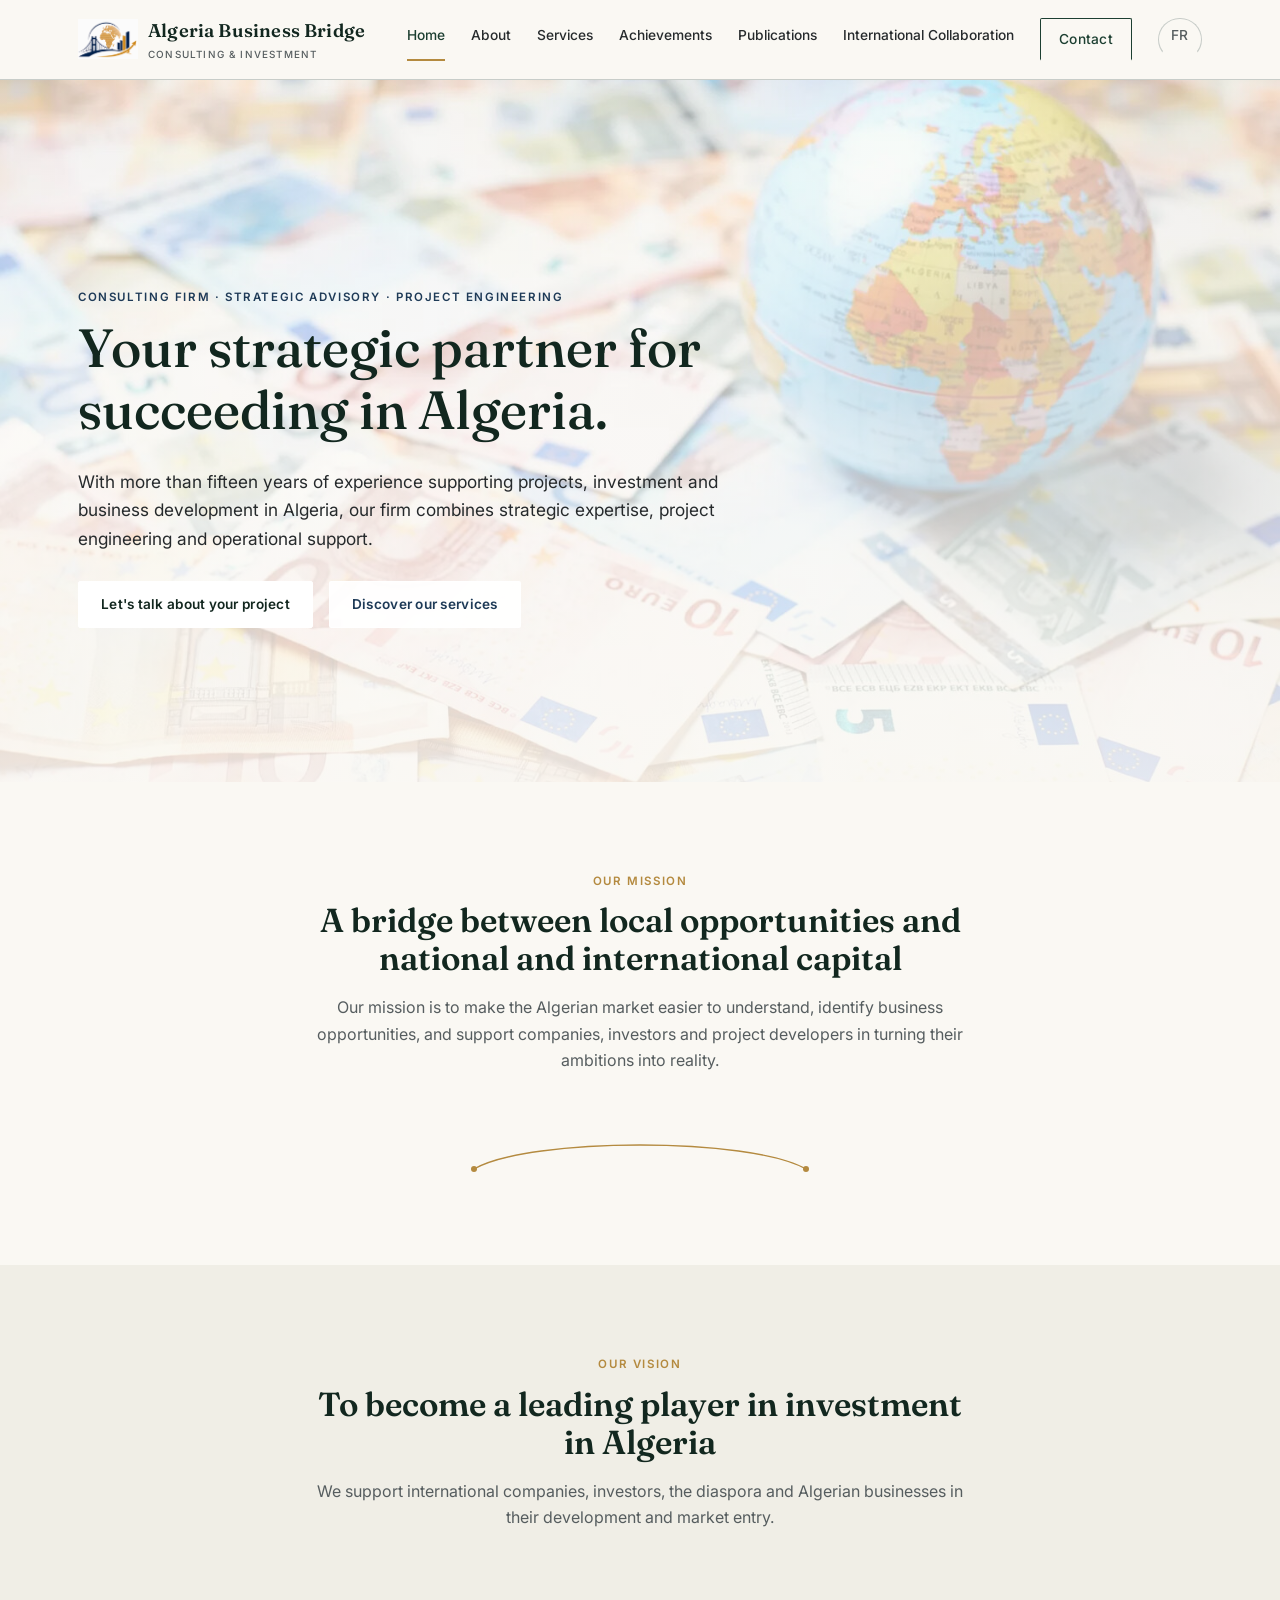
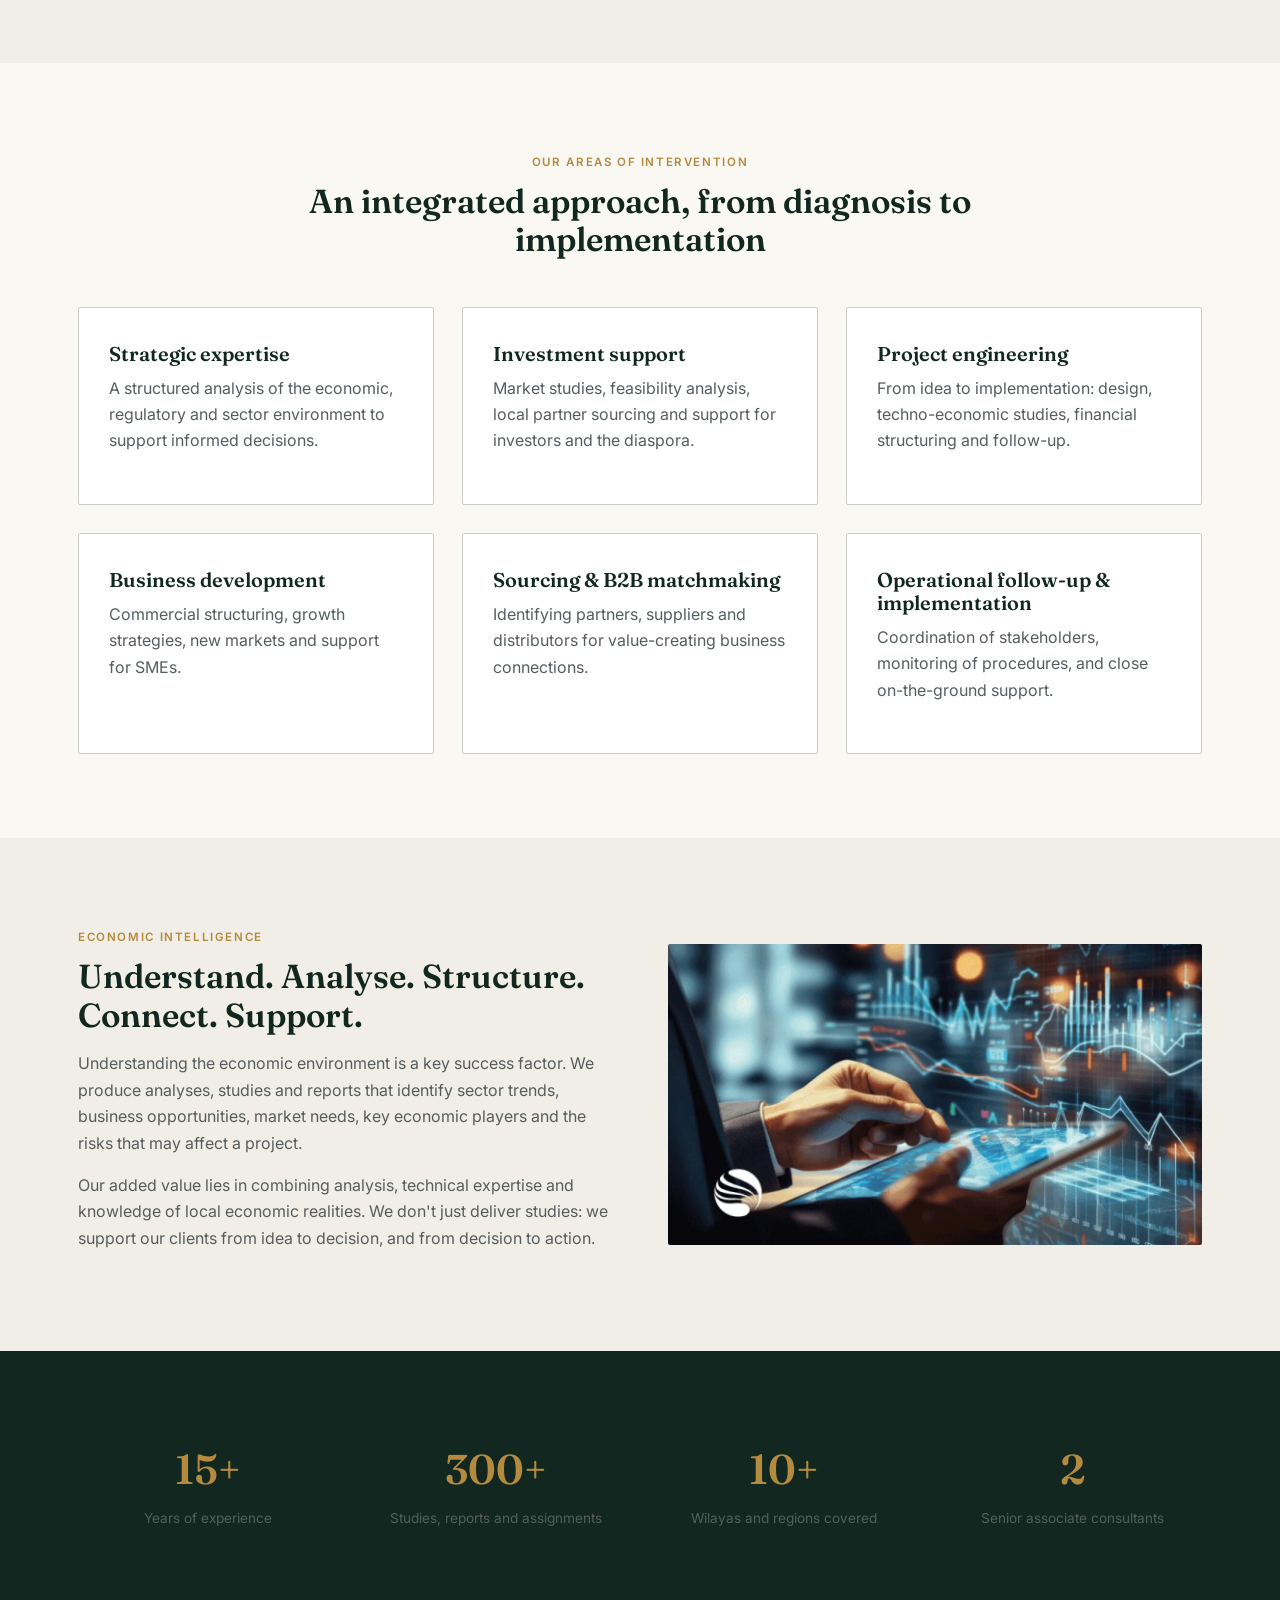
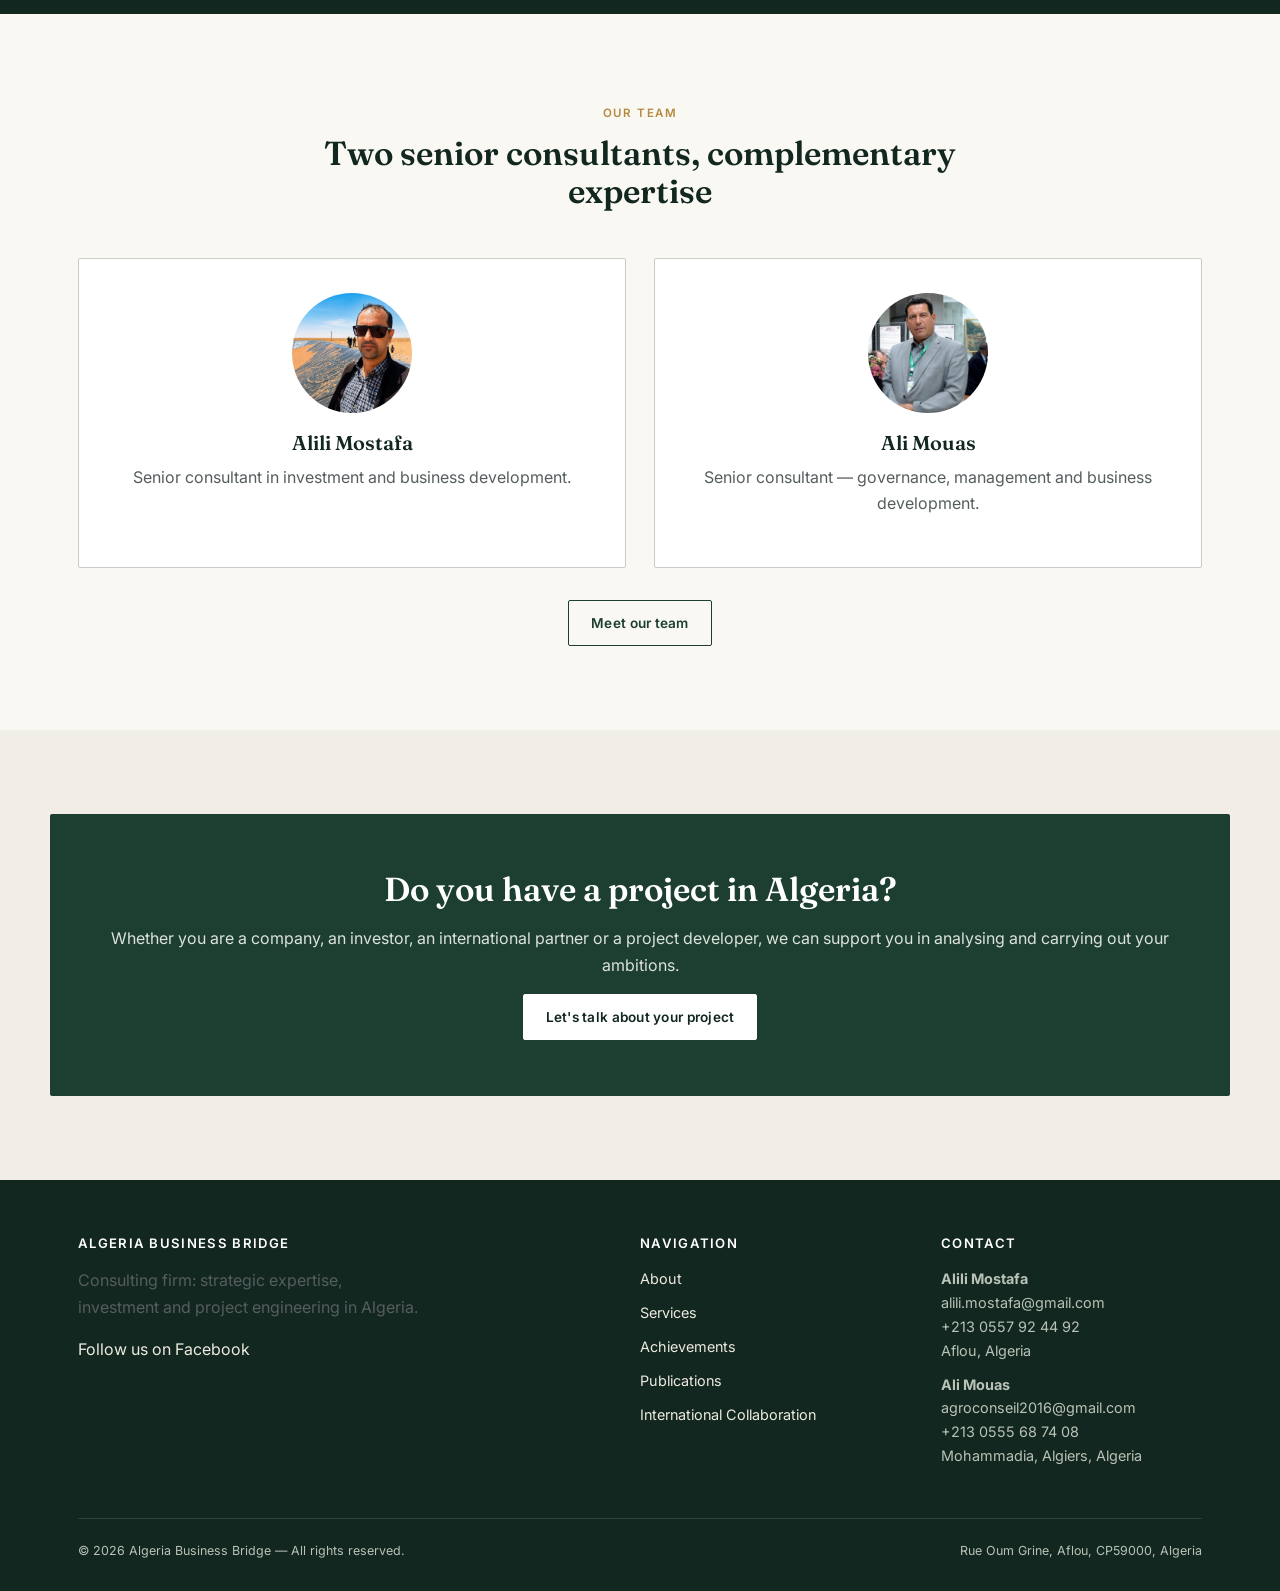
<file: en/index.html>
<!DOCTYPE html>
<html lang="en">
<head>
<meta charset="UTF-8">
<meta name="viewport" content="width=device-width, initial-scale=1.0">
<title>Algeria Business Bridge — Strategic consulting, investment and project engineering in Algeria</title>
<meta name="description" content="Consulting firm: strategic expertise, investment support and project engineering in Algeria.">
<link rel="preconnect" href="https://fonts.googleapis.com">
<link href="https://fonts.googleapis.com/css2?family=Fraunces:opsz,wght@9..144,500;9..144,600&family=Inter:wght@400;500;600;700&display=swap" rel="stylesheet">
<link rel="stylesheet" href="../css/style.css">
<link rel="icon" href="../favicon.png" type="image/png">
</head>
<body>

<header class="site-header">
  <div class="nav-wrap">
    <a href="index.html" class="logo">
      <img src="../images/logo-mark.png" alt="" class="logo-img" style="height:40px;">
      <span>Algeria Business Bridge<span class="sub">Consulting &amp; Investment</span></span>
    </a>
    <button class="nav-toggle" aria-label="Open menu"><span></span></button>
    <nav class="primary">
      <a href="index.html" class="active">Home</a>
      <a href="about.html">About</a>
      <a href="services.html">Services</a>
      <a href="achievements.html">Achievements</a>
      <a href="publications.html">Publications</a>
      <a href="collaboration.html">International Collaboration</a>
      <a href="contact.html" class="btn outline" style="padding:9px 18px;">Contact</a>
      <a href="../index.html" class="lang-switch">FR</a>
    </nav>
  </div>
</header>

<section class="hero light-overlay" style="--hero-img:url('../images/hero-consulting.jpg');">
  <div class="hero-inner">
    <span class="eyebrow">Consulting firm · Strategic advisory · Project engineering</span>
    <h1>Your strategic partner for succeeding in Algeria.</h1>
    <p class="lead">With more than fifteen years of experience supporting projects, investment and business development in Algeria, our firm combines strategic expertise, project engineering and operational support.</p>
    <div class="hero-cta">
      <a href="contact.html" class="btn on-dark">Let's talk about your project</a>
      <a href="services.html" class="btn dark-outline">Discover our services</a>
    </div>
  </div>
</section>

<section>
  <div class="container">
    <div class="section-head center">
      <span class="eyebrow">Our mission</span>
      <h2>A bridge between local opportunities and national and international capital</h2>
      <p>Our mission is to make the Algerian market easier to understand, identify business opportunities, and support companies, investors and project developers in turning their ambitions into reality.</p>
    </div>
    <div class="section-bridge">
      <svg class="bridge-divider" viewBox="0 0 340 46" fill="none" xmlns="http://www.w3.org/2000/svg">
        <path d="M4 40C60 8 280 8 336 40" stroke-width="1.4"/>
        <circle cx="4" cy="40" r="3" fill="#B48A3F"/>
        <circle cx="336" cy="40" r="3" fill="#B48A3F"/>
      </svg>
    </div>
  </div>
</section>

<section class="alt">
  <div class="container">
    <div class="section-head center">
      <span class="eyebrow">Our vision</span>
      <h2>To become a leading player in investment in Algeria</h2>
      <p>We support international companies, investors, the diaspora and Algerian businesses in their development and market entry.</p>
    </div>
  </div>
</section>

<section>
  <div class="container">
    <div class="section-head center">
      <span class="eyebrow">Our areas of intervention</span>
      <h2>An integrated approach, from diagnosis to implementation</h2>
    </div>
    <div class="grid cols-3">
      <div class="card">
        <h3>Strategic expertise</h3>
        <p>A structured analysis of the economic, regulatory and sector environment to support informed decisions.</p>
      </div>
      <div class="card">
        <h3>Investment support</h3>
        <p>Market studies, feasibility analysis, local partner sourcing and support for investors and the diaspora.</p>
      </div>
      <div class="card">
        <h3>Project engineering</h3>
        <p>From idea to implementation: design, techno-economic studies, financial structuring and follow-up.</p>
      </div>
      <div class="card">
        <h3>Business development</h3>
        <p>Commercial structuring, growth strategies, new markets and support for SMEs.</p>
      </div>
      <div class="card">
        <h3>Sourcing &amp; B2B matchmaking</h3>
        <p>Identifying partners, suppliers and distributors for value-creating business connections.</p>
      </div>
      <div class="card">
        <h3>Operational follow-up &amp; implementation</h3>
        <p>Coordination of stakeholders, monitoring of procedures, and close on-the-ground support.</p>
      </div>
    </div>
  </div>
</section>

<section class="alt">
  <div class="container">
    <div class="split">
      <div>
        <span class="eyebrow">Economic intelligence</span>
        <h2>Understand. Analyse. Structure. Connect. Support.</h2>
        <p>Understanding the economic environment is a key success factor. We produce analyses, studies and reports that identify sector trends, business opportunities, market needs, key economic players and the risks that may affect a project.</p>
        <p>Our added value lies in combining analysis, technical expertise and knowledge of local economic realities. We don't just deliver studies: we support our clients from idea to decision, and from decision to action.</p>
      </div>
      <figure>
        <img src="../images/finance-tablette.jpg" alt="Economic data analysis on a tablet">
      </figure>
    </div>
  </div>
</section>

<section class="dark">
  <div class="container">
    <div class="grid cols-4">
      <div class="stat"><span class="num">15+</span><span class="label">Years of experience</span></div>
      <div class="stat"><span class="num">300+</span><span class="label">Studies, reports and assignments</span></div>
      <div class="stat"><span class="num">10+</span><span class="label">Wilayas and regions covered</span></div>
      <div class="stat"><span class="num">2</span><span class="label">Senior associate consultants</span></div>
    </div>
  </div>
</section>

<section>
  <div class="container">
    <div class="section-head center">
      <span class="eyebrow">Our team</span>
      <h2>Two senior consultants, complementary expertise</h2>
    </div>
    <div class="grid cols-2">
      <div class="card" style="text-align:center;">
        <img src="../images/portrait-alili-mostafa.jpg" alt="Alili Mostafa, senior investment consultant" style="width:120px;height:120px;object-fit:cover;border-radius:50%;margin:0 auto 18px;">
        <h3>Alili Mostafa</h3>
        <p>Senior consultant in investment and business development.</p>
      </div>
      <div class="card" style="text-align:center;">
        <img src="../images/portrait-ali-mouas.jpg" alt="Ali Mouas, senior governance and management consultant" style="width:120px;height:120px;object-fit:cover;border-radius:50%;margin:0 auto 18px;">
        <h3>Ali Mouas</h3>
        <p>Senior consultant — governance, management and business development.</p>
      </div>
    </div>
    <div style="text-align:center;margin-top:32px;">
      <a href="about.html" class="btn outline">Meet our team</a>
    </div>
  </div>
</section>

<section class="alt">
  <div class="container cta-band">
    <h2>Do you have a project in Algeria?</h2>
    <p>Whether you are a company, an investor, an international partner or a project developer, we can support you in analysing and carrying out your ambitions.</p>
    <a href="contact.html" class="btn on-dark">Let's talk about your project</a>
  </div>
</section>

<footer class="site-footer">
  <div class="container">
    <div class="cols">
      <div>
        <h4>Algeria Business Bridge</h4>
        <p style="max-width:340px;">Consulting firm: strategic expertise, investment and project engineering in Algeria.</p>
        <a href="https://www.facebook.com/profile.php?id=61589660074435" target="_blank" rel="noopener">Follow us on Facebook</a>
      </div>
      <div>
        <h4>Navigation</h4>
        <ul>
          <li><a href="about.html">About</a></li>
          <li><a href="services.html">Services</a></li>
          <li><a href="achievements.html">Achievements</a></li>
          <li><a href="publications.html">Publications</a></li>
          <li><a href="collaboration.html">International Collaboration</a></li>
        </ul>
      </div>
      <div>
        <h4>Contact</h4>
        <ul>
          <li><strong>Alili Mostafa</strong><br>alili.mostafa@gmail.com<br>+213 0557 92 44 92<br>Aflou, Algeria</li>
          <li><strong>Ali Mouas</strong><br>agroconseil2016@gmail.com<br>+213 0555 68 74 08<br>Mohammadia, Algiers, Algeria</li>
        </ul>
      </div>
    </div>
    <div class="bottom">
      <span>© <span data-year></span> Algeria Business Bridge — All rights reserved.</span>
      <span>Rue Oum Grine, Aflou, CP59000, Algeria</span>
    </div>
  </div>
</footer>

<script src="../js/main.js"></script>
</body>
</html>
</file>
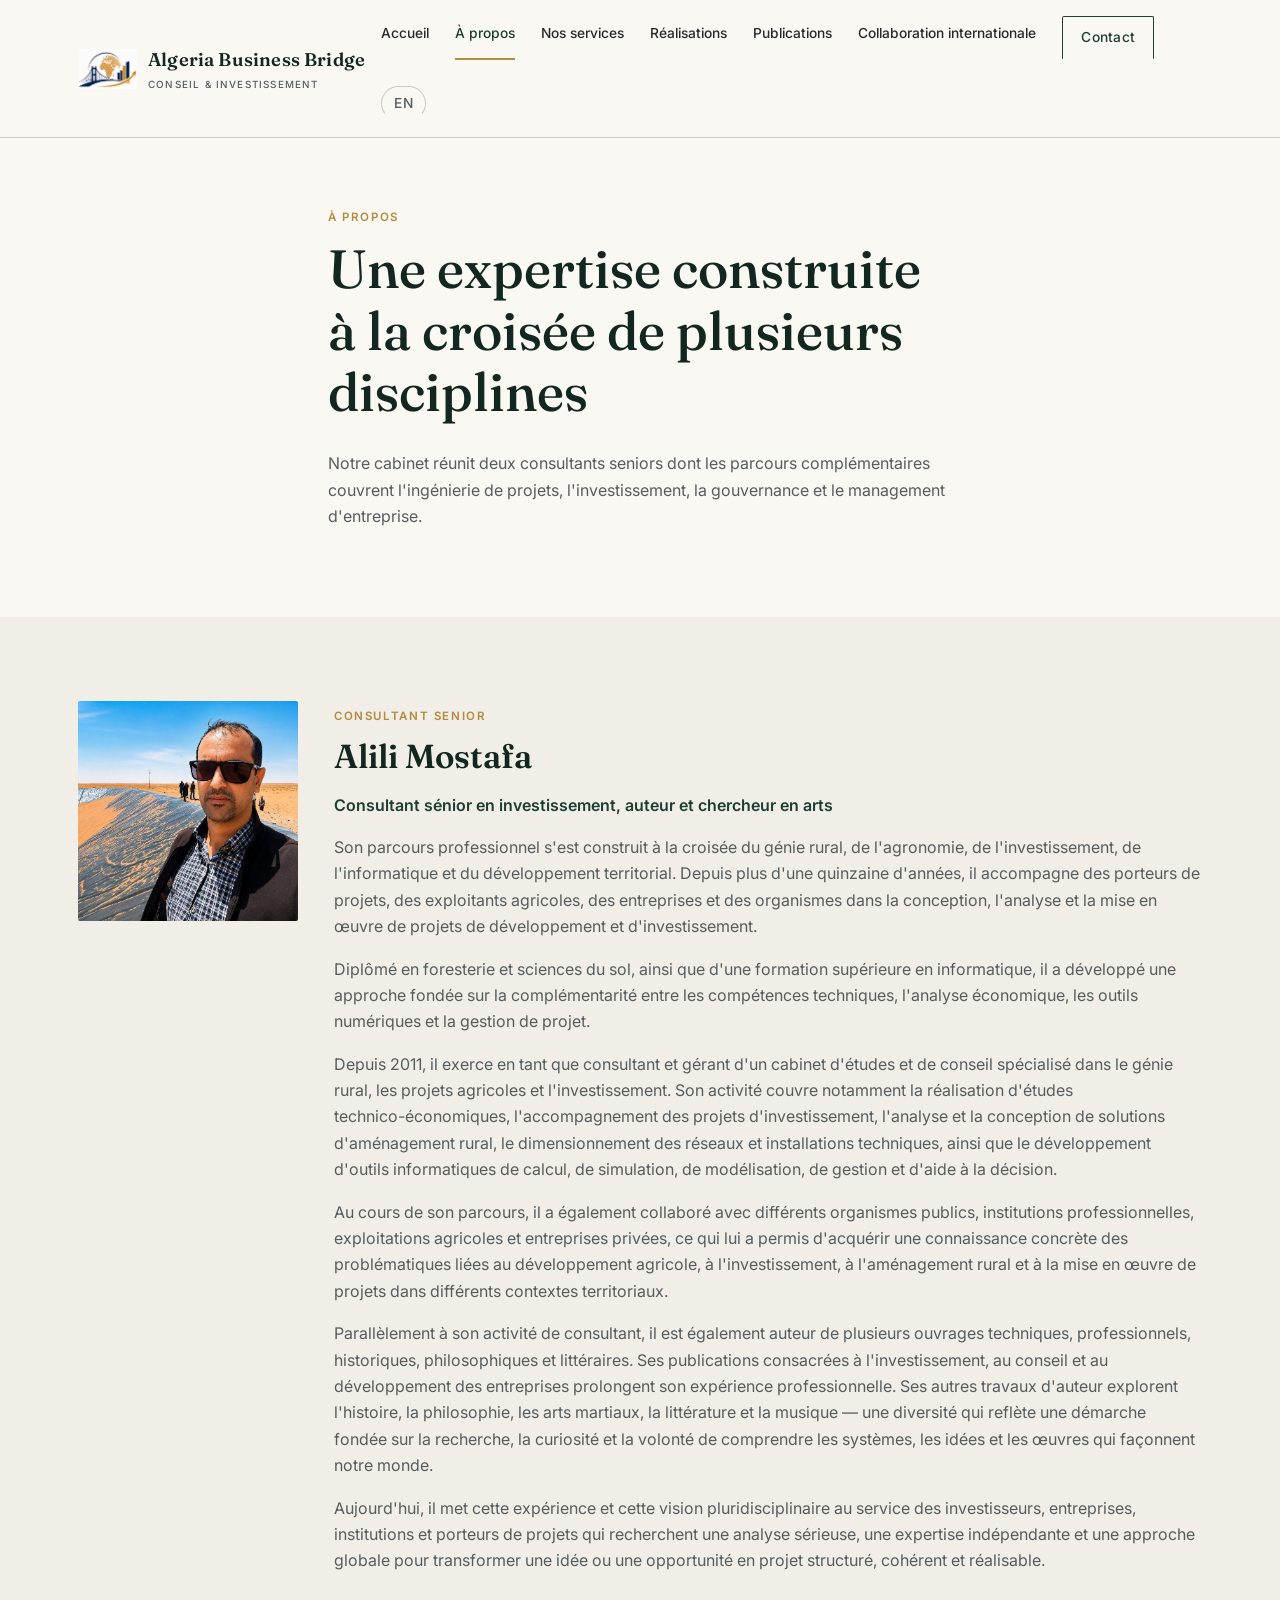
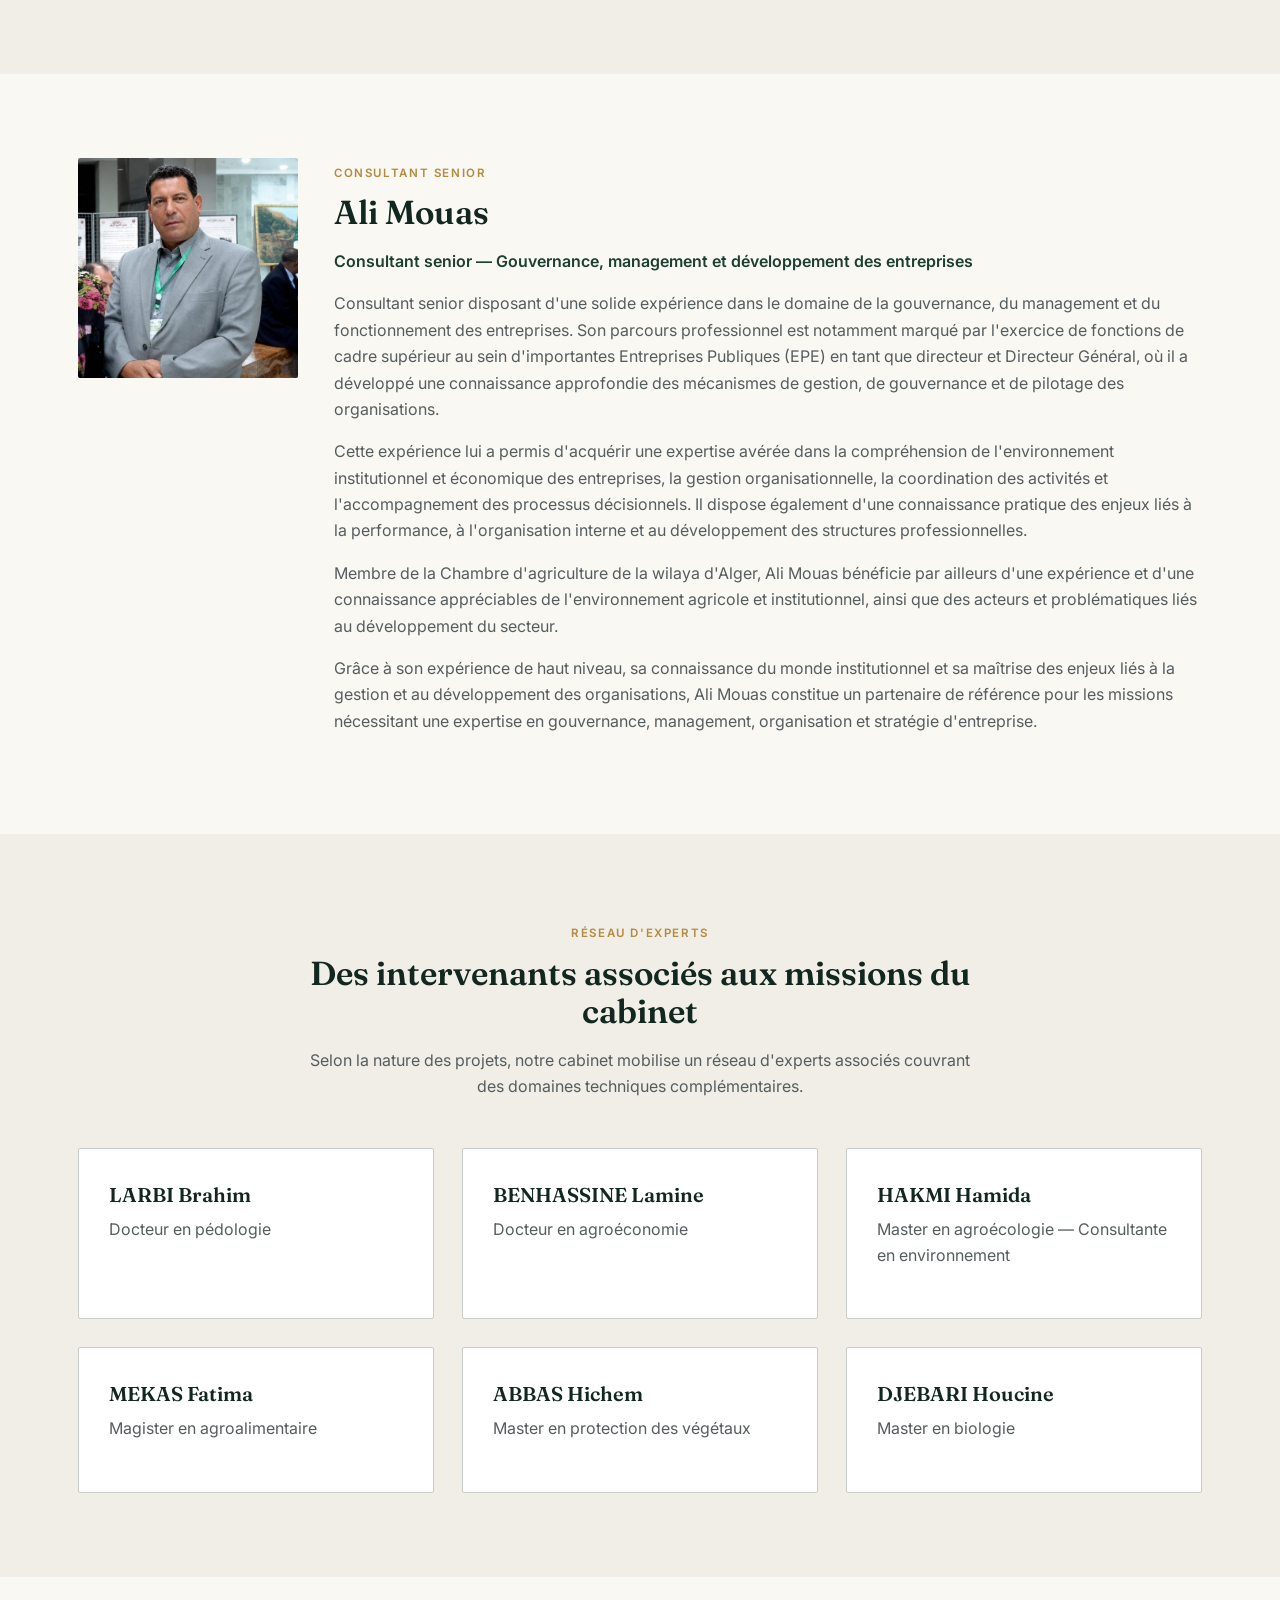
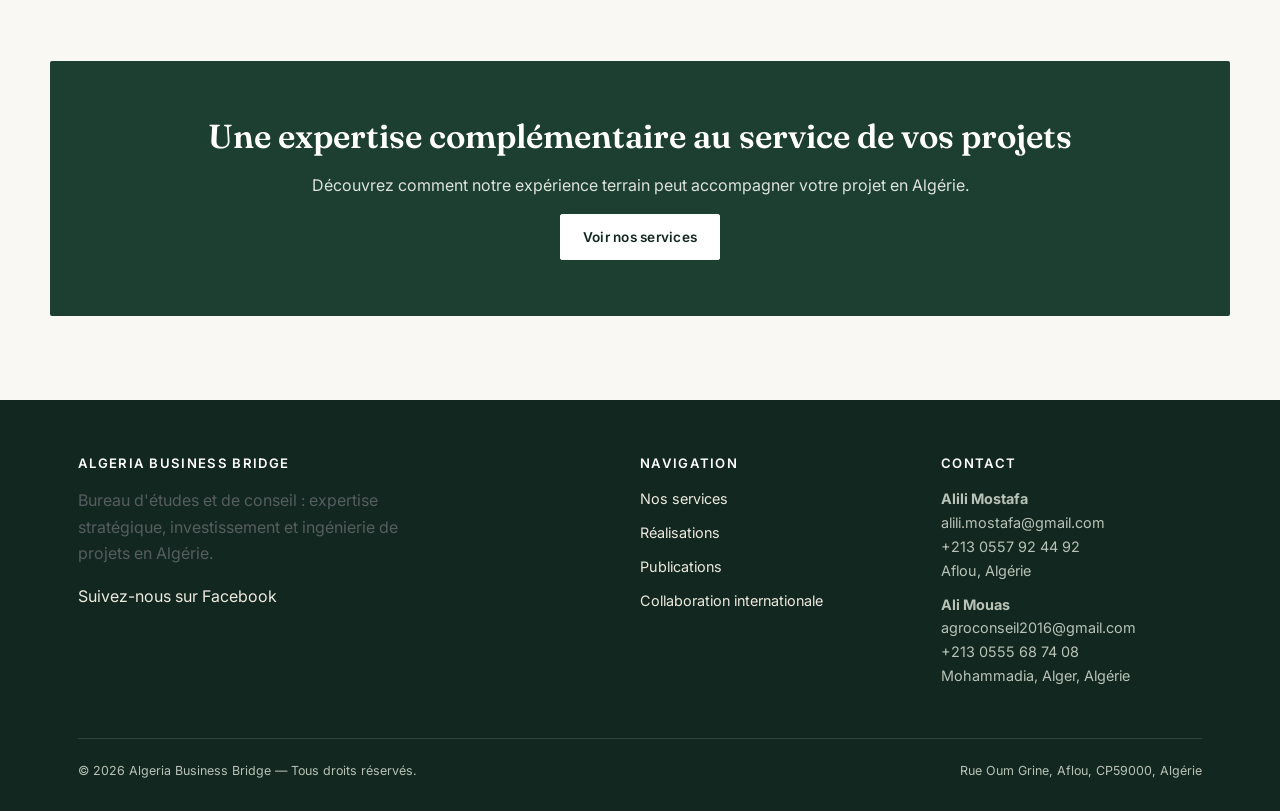
<file: a-propos.html>
<!DOCTYPE html>
<html lang="fr">
<head>
<meta charset="UTF-8">
<meta name="viewport" content="width=device-width, initial-scale=1.0">
<title>À propos — Algeria Business Bridge</title>
<meta name="description" content="Découvrez Alili Mostafa et Ali Mouas, consultants seniors en investissement, gouvernance et développement d'entreprise en Algérie.">
<link rel="preconnect" href="https://fonts.googleapis.com">
<link href="https://fonts.googleapis.com/css2?family=Fraunces:opsz,wght@9..144,500;9..144,600&family=Inter:wght@400;500;600;700&display=swap" rel="stylesheet">
<link rel="stylesheet" href="css/style.css">
<link rel="icon" href="favicon.png" type="image/png">
</head>
<body>

<header class="site-header">
  <div class="nav-wrap">
    <a href="index.html" class="logo">
      <img src="images/logo-mark.png" alt="" class="logo-img" style="height:40px;">
      <span>Algeria Business Bridge<span class="sub">Conseil &amp; Investissement</span></span>
    </a>
    <button class="nav-toggle" aria-label="Ouvrir le menu"><span></span></button>
    <nav class="primary">
      <a href="index.html">Accueil</a>
      <a href="a-propos.html" class="active">À propos</a>
      <a href="services.html">Nos services</a>
      <a href="realisations.html">Réalisations</a>
      <a href="publications.html">Publications</a>
      <a href="collaboration.html">Collaboration internationale</a>
      <a href="contact.html" class="btn outline" style="padding:9px 18px;">Contact</a>
      <a href="en/about.html" class="lang-switch">EN</a>
    </nav>
  </div>
</header>

<section style="padding-top:64px;padding-bottom:40px;">
  <div class="container section-head">
    <span class="eyebrow">À propos</span>
    <h1>Une expertise construite à la croisée de plusieurs disciplines</h1>
    <p>Notre cabinet réunit deux consultants seniors dont les parcours complémentaires couvrent l'ingénierie de projets, l'investissement, la gouvernance et le management d'entreprise.</p>
  </div>
</section>

<section class="alt">
  <div class="container">
    <div class="person">
      <img src="images/portrait-alili-mostafa.jpg" alt="Alili Mostafa, consultant senior en investissement">
      <div>
        <span class="eyebrow">Consultant senior</span>
        <h2>Alili Mostafa</h2>
        <p style="font-weight:600;color:var(--vert-700);">Consultant sénior en investissement, auteur et chercheur en arts</p>
        <p>Son parcours professionnel s'est construit à la croisée du génie rural, de l'agronomie, de l'investissement, de l'informatique et du développement territorial. Depuis plus d'une quinzaine d'années, il accompagne des porteurs de projets, des exploitants agricoles, des entreprises et des organismes dans la conception, l'analyse et la mise en œuvre de projets de développement et d'investissement.</p>
        <p>Diplômé en foresterie et sciences du sol, ainsi que d'une formation supérieure en informatique, il a développé une approche fondée sur la complémentarité entre les compétences techniques, l'analyse économique, les outils numériques et la gestion de projet.</p>
        <p>Depuis 2011, il exerce en tant que consultant et gérant d'un cabinet d'études et de conseil spécialisé dans le génie rural, les projets agricoles et l'investissement. Son activité couvre notamment la réalisation d'études technico-économiques, l'accompagnement des projets d'investissement, l'analyse et la conception de solutions d'aménagement rural, le dimensionnement des réseaux et installations techniques, ainsi que le développement d'outils informatiques de calcul, de simulation, de modélisation, de gestion et d'aide à la décision.</p>
        <p>Au cours de son parcours, il a également collaboré avec différents organismes publics, institutions professionnelles, exploitations agricoles et entreprises privées, ce qui lui a permis d'acquérir une connaissance concrète des problématiques liées au développement agricole, à l'investissement, à l'aménagement rural et à la mise en œuvre de projets dans différents contextes territoriaux.</p>
        <p>Parallèlement à son activité de consultant, il est également auteur de plusieurs ouvrages techniques, professionnels, historiques, philosophiques et littéraires. Ses publications consacrées à l'investissement, au conseil et au développement des entreprises prolongent son expérience professionnelle. Ses autres travaux d'auteur explorent l'histoire, la philosophie, les arts martiaux, la littérature et la musique — une diversité qui reflète une démarche fondée sur la recherche, la curiosité et la volonté de comprendre les systèmes, les idées et les œuvres qui façonnent notre monde.</p>
        <p>Aujourd'hui, il met cette expérience et cette vision pluridisciplinaire au service des investisseurs, entreprises, institutions et porteurs de projets qui recherchent une analyse sérieuse, une expertise indépendante et une approche globale pour transformer une idée ou une opportunité en projet structuré, cohérent et réalisable.</p>
      </div>
    </div>
  </div>
</section>

<section>
  <div class="container">
    <div class="person">
      <img src="images/portrait-ali-mouas.jpg" alt="Ali Mouas, consultant senior en gouvernance et management">
      <div>
        <span class="eyebrow">Consultant senior</span>
        <h2>Ali Mouas</h2>
        <p style="font-weight:600;color:var(--vert-700);">Consultant senior — Gouvernance, management et développement des entreprises</p>
        <p>Consultant senior disposant d'une solide expérience dans le domaine de la gouvernance, du management et du fonctionnement des entreprises. Son parcours professionnel est notamment marqué par l'exercice de fonctions de cadre supérieur au sein d'importantes Entreprises Publiques (EPE) en tant que directeur et Directeur Général, où il a développé une connaissance approfondie des mécanismes de gestion, de gouvernance et de pilotage des organisations.</p>
        <p>Cette expérience lui a permis d'acquérir une expertise avérée dans la compréhension de l'environnement institutionnel et économique des entreprises, la gestion organisationnelle, la coordination des activités et l'accompagnement des processus décisionnels. Il dispose également d'une connaissance pratique des enjeux liés à la performance, à l'organisation interne et au développement des structures professionnelles.</p>
        <p>Membre de la Chambre d'agriculture de la wilaya d'Alger, Ali Mouas bénéficie par ailleurs d'une expérience et d'une connaissance appréciables de l'environnement agricole et institutionnel, ainsi que des acteurs et problématiques liés au développement du secteur.</p>
        <p>Grâce à son expérience de haut niveau, sa connaissance du monde institutionnel et sa maîtrise des enjeux liés à la gestion et au développement des organisations, Ali Mouas constitue un partenaire de référence pour les missions nécessitant une expertise en gouvernance, management, organisation et stratégie d'entreprise.</p>
      </div>
    </div>
  </div>
</section>

<section class="alt">
  <div class="container">
    <div class="section-head center">
      <span class="eyebrow">Réseau d'experts</span>
      <h2>Des intervenants associés aux missions du cabinet</h2>
      <p>Selon la nature des projets, notre cabinet mobilise un réseau d'experts associés couvrant des domaines techniques complémentaires.</p>
    </div>
    <div class="grid cols-3">
      <div class="card"><h3>LARBI Brahim</h3><p>Docteur en pédologie</p></div>
      <div class="card"><h3>BENHASSINE Lamine</h3><p>Docteur en agroéconomie</p></div>
      <div class="card"><h3>HAKMI Hamida</h3><p>Master en agroécologie — Consultante en environnement</p></div>
      <div class="card"><h3>MEKAS Fatima</h3><p>Magister en agroalimentaire</p></div>
      <div class="card"><h3>ABBAS Hichem</h3><p>Master en protection des végétaux</p></div>
      <div class="card"><h3>DJEBARI Houcine</h3><p>Master en biologie</p></div>
    </div>
  </div>
</section>

<section>
  <div class="container cta-band" style="background:var(--vert-700);">
    <h2>Une expertise complémentaire au service de vos projets</h2>
    <p>Découvrez comment notre expérience terrain peut accompagner votre projet en Algérie.</p>
    <a href="services.html" class="btn on-dark">Voir nos services</a>
  </div>
</section>

<footer class="site-footer">
  <div class="container">
    <div class="cols">
      <div>
        <h4>Algeria Business Bridge</h4>
        <p style="max-width:340px;">Bureau d'études et de conseil : expertise stratégique, investissement et ingénierie de projets en Algérie.</p>
        <a href="https://www.facebook.com/profile.php?id=61589660074435" target="_blank" rel="noopener">Suivez-nous sur Facebook</a>
      </div>
      <div>
        <h4>Navigation</h4>
        <ul>
          <li><a href="services.html">Nos services</a></li>
          <li><a href="realisations.html">Réalisations</a></li>
          <li><a href="publications.html">Publications</a></li>
          <li><a href="collaboration.html">Collaboration internationale</a></li>
        </ul>
      </div>
      <div>
        <h4>Contact</h4>
        <ul>
          <li><strong>Alili Mostafa</strong><br>alili.mostafa@gmail.com<br>+213 0557 92 44 92<br>Aflou, Algérie</li>
          <li><strong>Ali Mouas</strong><br>agroconseil2016@gmail.com<br>+213 0555 68 74 08<br>Mohammadia, Alger, Algérie</li>
        </ul>
      </div>
    </div>
    <div class="bottom">
      <span>© <span data-year></span> Algeria Business Bridge — Tous droits réservés.</span>
      <span>Rue Oum Grine, Aflou, CP59000, Algérie</span>
    </div>
  </div>
</footer>

<script src="js/main.js"></script>
</body>
</html>
</file>
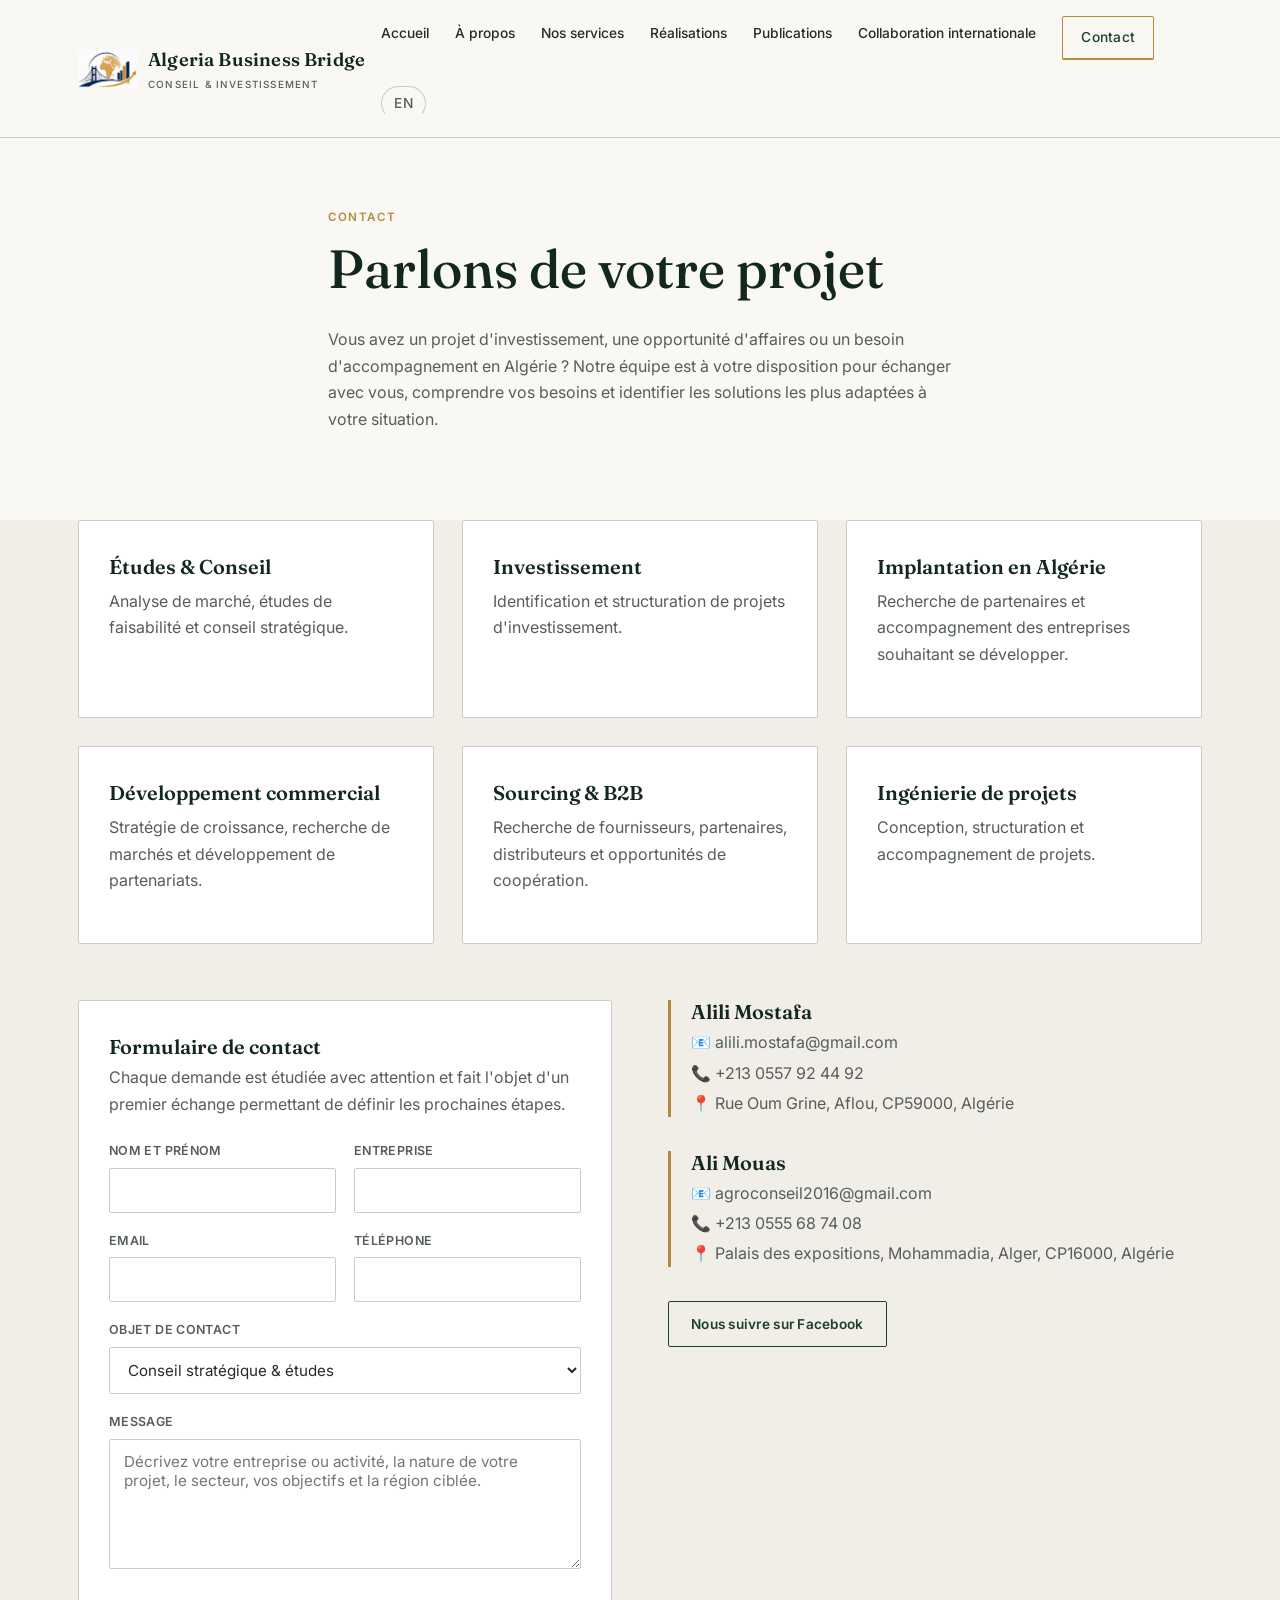
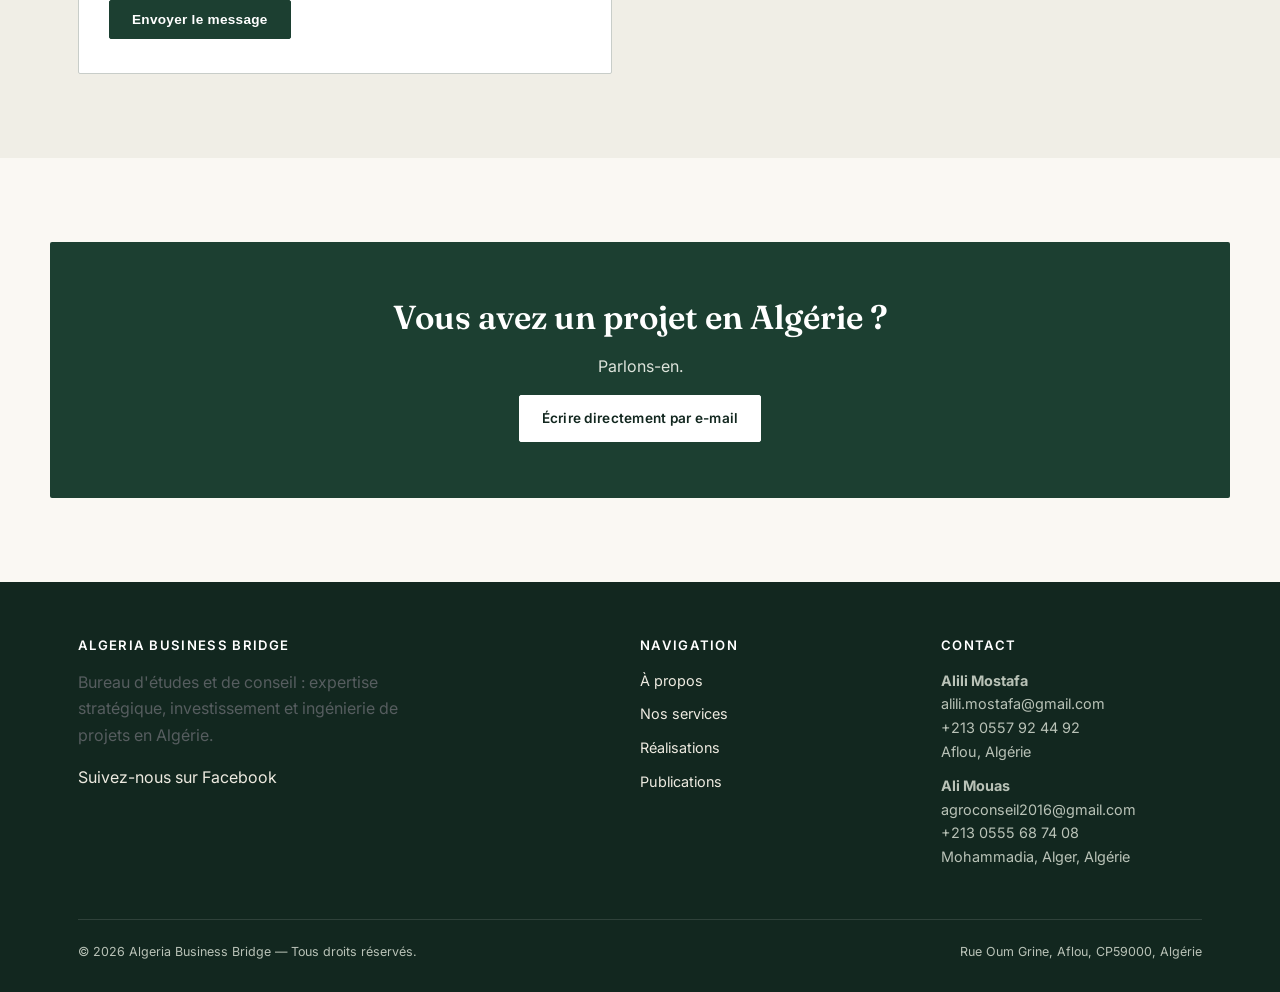
<file: contact.html>
<!DOCTYPE html>
<html lang="fr">
<head>
<meta charset="UTF-8">
<meta name="viewport" content="width=device-width, initial-scale=1.0">
<title>Contact — Algeria Business Bridge</title>
<meta name="description" content="Parlons de votre projet d'investissement ou d'implantation en Algérie. Contactez Alili Mostafa et Ali Mouas.">
<link rel="preconnect" href="https://fonts.googleapis.com">
<link href="https://fonts.googleapis.com/css2?family=Fraunces:opsz,wght@9..144,500;9..144,600&family=Inter:wght@400;500;600;700&display=swap" rel="stylesheet">
<link rel="stylesheet" href="css/style.css">
<link rel="icon" href="favicon.png" type="image/png">
</head>
<body>

<header class="site-header">
  <div class="nav-wrap">
    <a href="index.html" class="logo">
      <img src="images/logo-mark.png" alt="" class="logo-img" style="height:40px;">
      <span>Algeria Business Bridge<span class="sub">Conseil &amp; Investissement</span></span>
    </a>
    <button class="nav-toggle" aria-label="Ouvrir le menu"><span></span></button>
    <nav class="primary">
      <a href="index.html">Accueil</a>
      <a href="a-propos.html">À propos</a>
      <a href="services.html">Nos services</a>
      <a href="realisations.html">Réalisations</a>
      <a href="publications.html">Publications</a>
      <a href="collaboration.html">Collaboration internationale</a>
      <a href="contact.html" class="btn outline active" style="padding:9px 18px;">Contact</a>
      <a href="en/contact.html" class="lang-switch">EN</a>
    </nav>
  </div>
</header>

<section style="padding-top:64px;padding-bottom:40px;">
  <div class="container section-head">
    <span class="eyebrow">Contact</span>
    <h1>Parlons de votre projet</h1>
    <p>Vous avez un projet d'investissement, une opportunité d'affaires ou un besoin d'accompagnement en Algérie ? Notre équipe est à votre disposition pour échanger avec vous, comprendre vos besoins et identifier les solutions les plus adaptées à votre situation.</p>
  </div>
</section>

<section class="alt" style="padding-top:0;">
  <div class="container">
    <div class="grid cols-3" style="margin-bottom:56px;">
      <div class="card"><h3>Études &amp; Conseil</h3><p>Analyse de marché, études de faisabilité et conseil stratégique.</p></div>
      <div class="card"><h3>Investissement</h3><p>Identification et structuration de projets d'investissement.</p></div>
      <div class="card"><h3>Implantation en Algérie</h3><p>Recherche de partenaires et accompagnement des entreprises souhaitant se développer.</p></div>
      <div class="card"><h3>Développement commercial</h3><p>Stratégie de croissance, recherche de marchés et développement de partenariats.</p></div>
      <div class="card"><h3>Sourcing &amp; B2B</h3><p>Recherche de fournisseurs, partenaires, distributeurs et opportunités de coopération.</p></div>
      <div class="card"><h3>Ingénierie de projets</h3><p>Conception, structuration et accompagnement de projets.</p></div>
    </div>

    <div class="split" style="align-items:start;">
      <div class="card">
        <h3 style="margin-bottom:.3em;">Formulaire de contact</h3>
        <p style="margin-bottom:24px;">Chaque demande est étudiée avec attention et fait l'objet d'un premier échange permettant de définir les prochaines étapes.</p>
        <form class="contact-form" action="https://formspree.io/f/xwvgwoel" method="POST">
          <input type="hidden" name="_subject" value="Nouveau message — Algeria Business Bridge">
          <div class="row2">
            <div><label for="nom">Nom et prénom</label><input type="text" id="nom" name="Nom et prénom" required></div>
            <div><label for="entreprise">Entreprise</label><input type="text" id="entreprise" name="Entreprise"></div>
          </div>
          <div class="row2">
            <div><label for="email">Email</label><input type="email" id="email" name="email" required></div>
            <div><label for="telephone">Téléphone</label><input type="tel" id="telephone" name="Téléphone"></div>
          </div>
          <div><label for="objet">Objet de contact</label>
            <select id="objet" name="Objet de contact">
              <option>Conseil stratégique &amp; études</option>
              <option>Ingénierie de projets &amp; investissement</option>
              <option>Accompagnement à l'implantation</option>
              <option>Développement commercial</option>
              <option>Sourcing &amp; mise en relation B2B</option>
              <option>Collaboration internationale</option>
              <option>Autre</option>
            </select>
          </div>
          <div><label for="message">Message</label><textarea id="message" name="Message" required placeholder="Décrivez votre entreprise ou activité, la nature de votre projet, le secteur, vos objectifs et la région ciblée."></textarea></div>
          <button type="submit" class="btn">Envoyer le message</button>
          <p class="form-status" role="status" aria-live="polite" style="display:none;"></p>
        </form>

      </div>

      <div>
        <div class="contact-card" style="margin-bottom:34px;">
          <h3>Alili Mostafa</h3>
          <p>📧 alili.mostafa@gmail.com</p>
          <p>📞 +213 0557 92 44 92</p>
          <p>📍 Rue Oum Grine, Aflou, CP59000, Algérie</p>
        </div>
        <div class="contact-card">
          <h3>Ali Mouas</h3>
          <p>📧 agroconseil2016@gmail.com</p>
          <p>📞 +213 0555 68 74 08</p>
          <p>📍 Palais des expositions, Mohammadia, Alger, CP16000, Algérie</p>
        </div>
        <div style="margin-top:34px;">
          <a href="https://www.facebook.com/profile.php?id=61589660074435" target="_blank" rel="noopener" class="btn outline">Nous suivre sur Facebook</a>
        </div>
      </div>
    </div>
  </div>
</section>

<section>
  <div class="container cta-band">
    <h2>Vous avez un projet en Algérie ?</h2>
    <p>Parlons-en.</p>
    <a href="mailto:alili.mostafa@gmail.com" class="btn on-dark">Écrire directement par e-mail</a>
  </div>
</section>

<footer class="site-footer">
  <div class="container">
    <div class="cols">
      <div>
        <h4>Algeria Business Bridge</h4>
        <p style="max-width:340px;">Bureau d'études et de conseil : expertise stratégique, investissement et ingénierie de projets en Algérie.</p>
        <a href="https://www.facebook.com/profile.php?id=61589660074435" target="_blank" rel="noopener">Suivez-nous sur Facebook</a>
      </div>
      <div>
        <h4>Navigation</h4>
        <ul>
          <li><a href="a-propos.html">À propos</a></li>
          <li><a href="services.html">Nos services</a></li>
          <li><a href="realisations.html">Réalisations</a></li>
          <li><a href="publications.html">Publications</a></li>
        </ul>
      </div>
      <div>
        <h4>Contact</h4>
        <ul>
          <li><strong>Alili Mostafa</strong><br>alili.mostafa@gmail.com<br>+213 0557 92 44 92<br>Aflou, Algérie</li>
          <li><strong>Ali Mouas</strong><br>agroconseil2016@gmail.com<br>+213 0555 68 74 08<br>Mohammadia, Alger, Algérie</li>
        </ul>
      </div>
    </div>
    <div class="bottom">
      <span>© <span data-year></span> Algeria Business Bridge — Tous droits réservés.</span>
      <span>Rue Oum Grine, Aflou, CP59000, Algérie</span>
    </div>
  </div>
</footer>

<script src="js/main.js"></script>
</body>
</html>
</file>
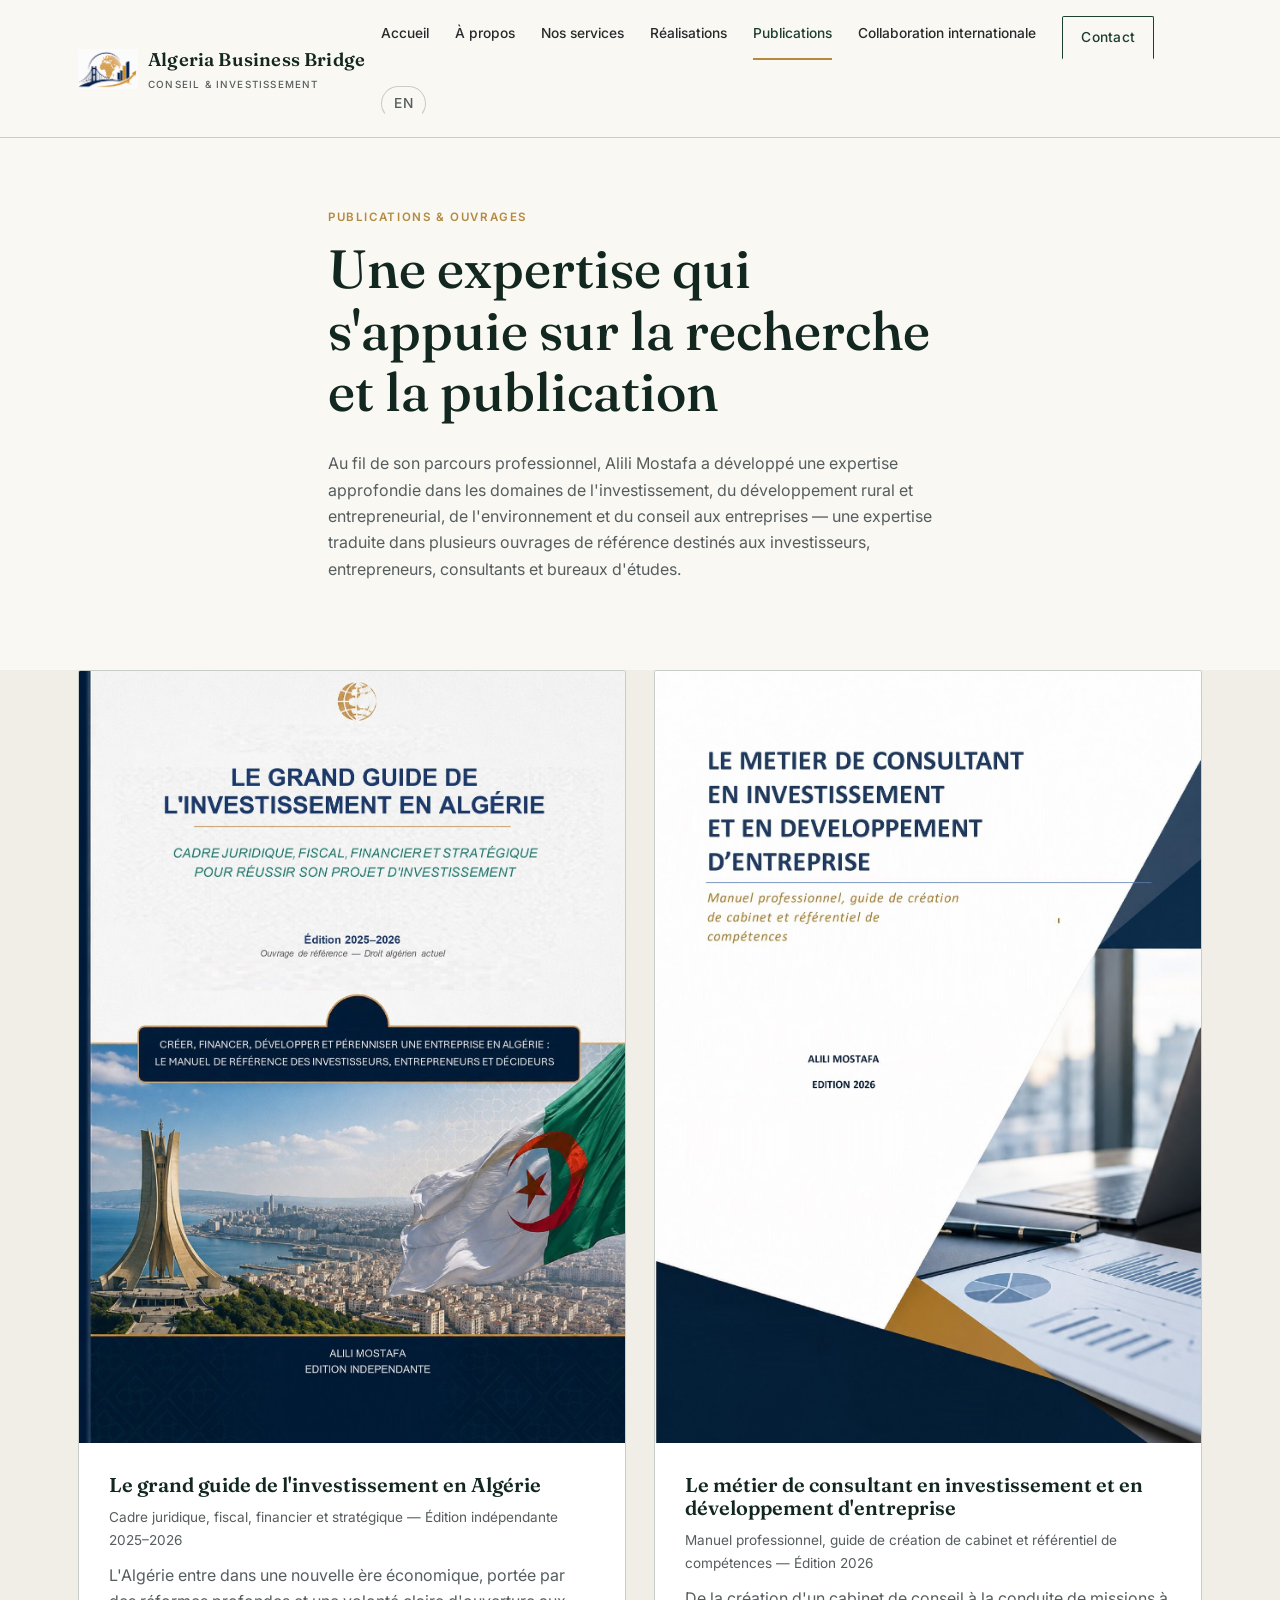
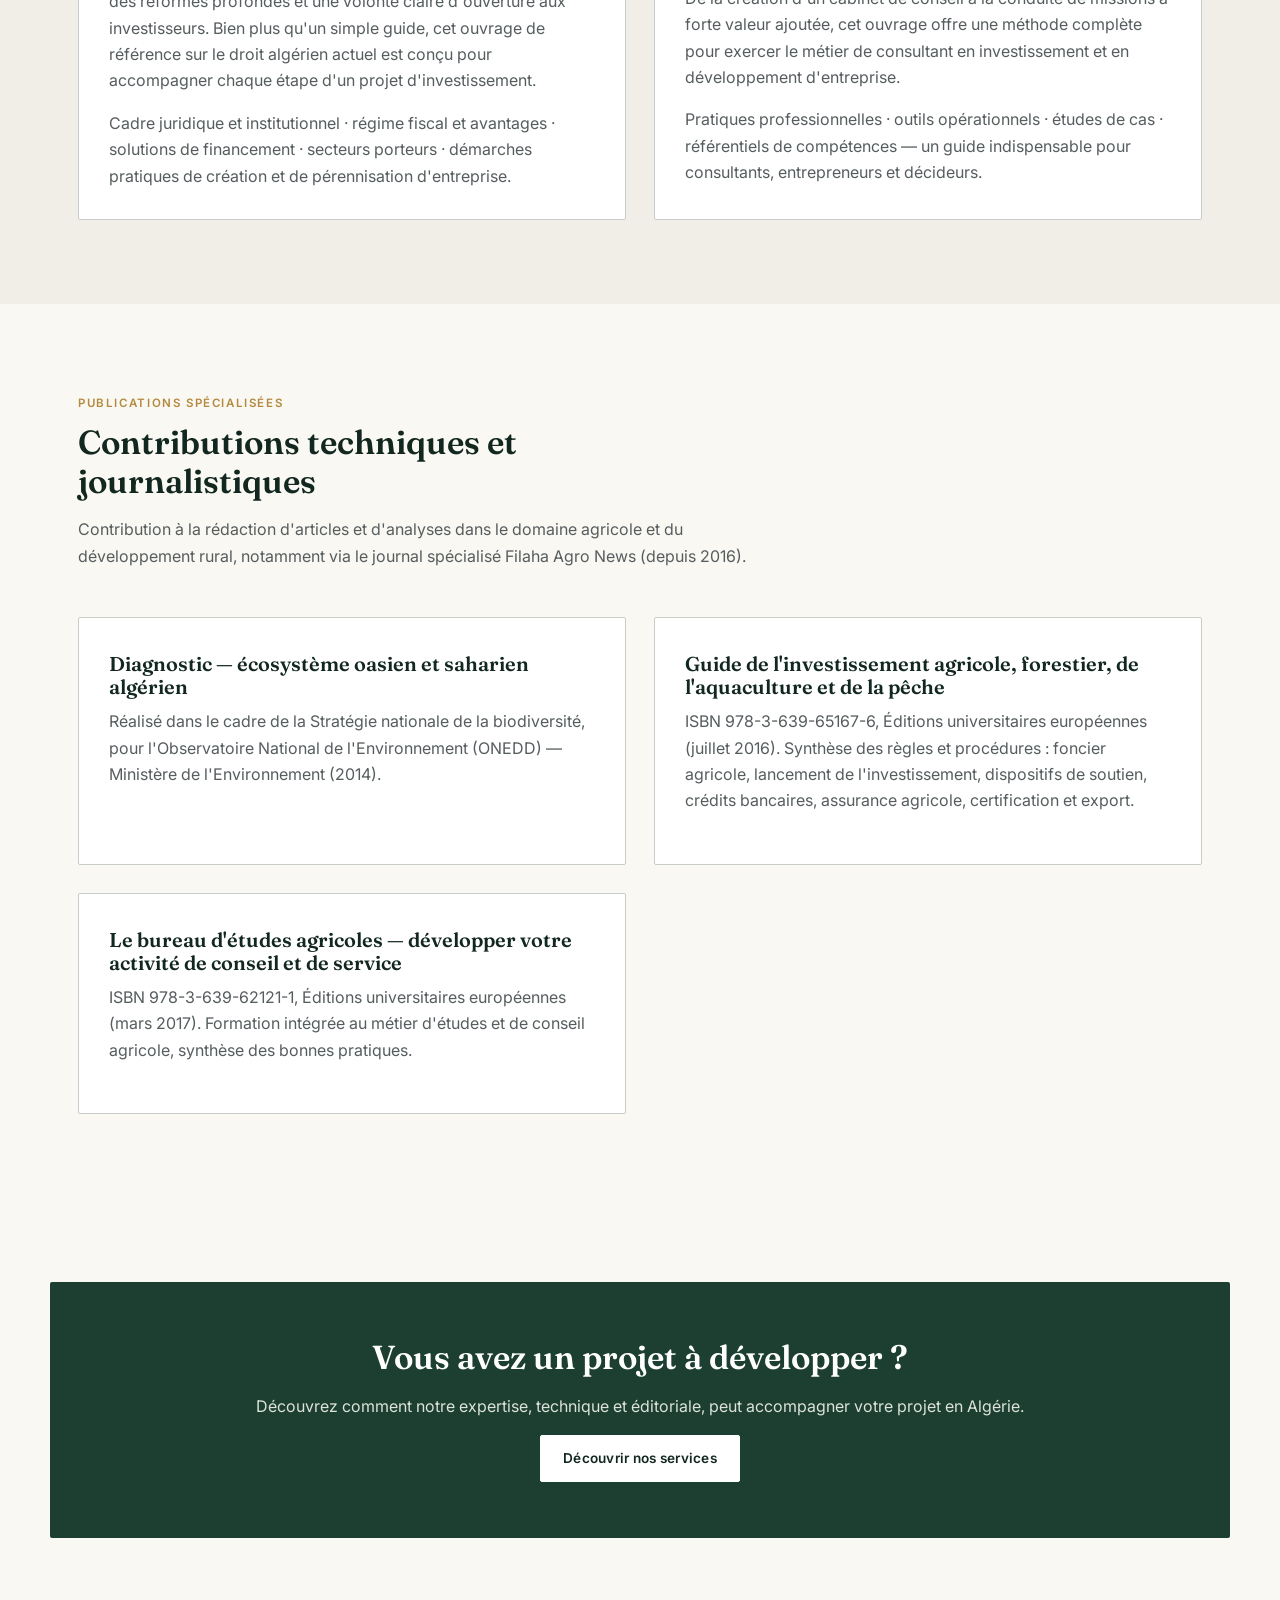
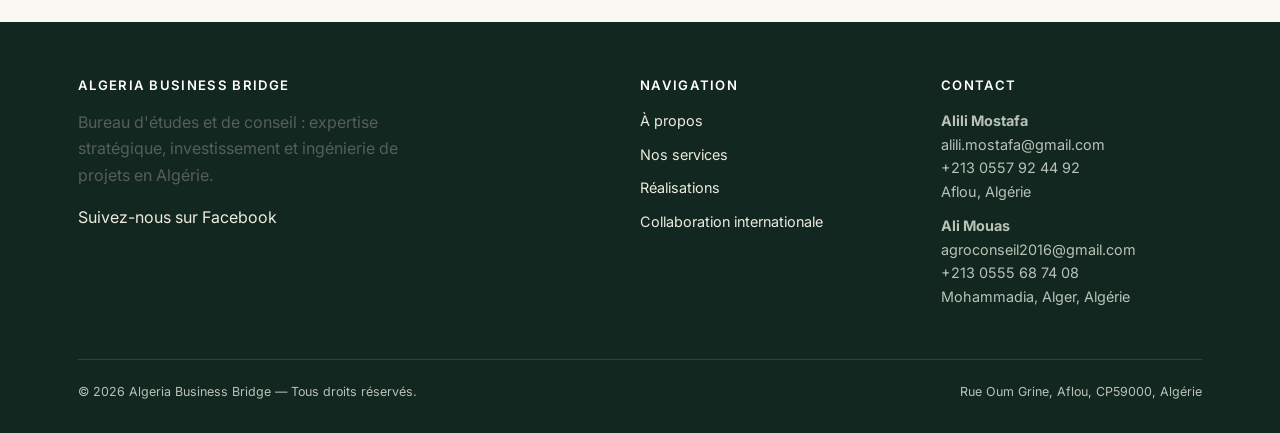
<file: publications.html>
<!DOCTYPE html>
<html lang="fr">
<head>
<meta charset="UTF-8">
<meta name="viewport" content="width=device-width, initial-scale=1.0">
<title>Publications — Algeria Business Bridge</title>
<meta name="description" content="Ouvrages professionnels sur l'investissement, le conseil et le développement d'entreprise, ainsi que les publications spécialisées d'Alili Mostafa.">
<link rel="preconnect" href="https://fonts.googleapis.com">
<link href="https://fonts.googleapis.com/css2?family=Fraunces:opsz,wght@9..144,500;9..144,600&family=Inter:wght@400;500;600;700&display=swap" rel="stylesheet">
<link rel="stylesheet" href="css/style.css">
<link rel="icon" href="favicon.png" type="image/png">
</head>
<body>

<header class="site-header">
  <div class="nav-wrap">
    <a href="index.html" class="logo">
      <img src="images/logo-mark.png" alt="" class="logo-img" style="height:40px;">
      <span>Algeria Business Bridge<span class="sub">Conseil &amp; Investissement</span></span>
    </a>
    <button class="nav-toggle" aria-label="Ouvrir le menu"><span></span></button>
    <nav class="primary">
      <a href="index.html">Accueil</a>
      <a href="a-propos.html">À propos</a>
      <a href="services.html">Nos services</a>
      <a href="realisations.html">Réalisations</a>
      <a href="publications.html" class="active">Publications</a>
      <a href="collaboration.html">Collaboration internationale</a>
      <a href="contact.html" class="btn outline" style="padding:9px 18px;">Contact</a>
      <a href="en/publications.html" class="lang-switch">EN</a>
    </nav>
  </div>
</header>

<section style="padding-top:64px;padding-bottom:40px;">
  <div class="container section-head">
    <span class="eyebrow">Publications &amp; ouvrages</span>
    <h1>Une expertise qui s'appuie sur la recherche et la publication</h1>
    <p>Au fil de son parcours professionnel, Alili Mostafa a développé une expertise approfondie dans les domaines de l'investissement, du développement rural et entrepreneurial, de l'environnement et du conseil aux entreprises — une expertise traduite dans plusieurs ouvrages de référence destinés aux investisseurs, entrepreneurs, consultants et bureaux d'études.</p>
  </div>
</section>

<section class="alt" style="padding-top:0;">
  <div class="container">
    <div class="grid cols-2">

      <div class="card" style="padding:0;overflow:hidden;">
        <img src="images/livre-grand-guide-investissement.jpg" alt="Couverture — Le grand guide de l'investissement en Algérie" style="width:100%;">
        <div style="padding:30px;">
          <h3>Le grand guide de l'investissement en Algérie</h3>
          <p style="font-size:.85rem;color:var(--gris-600);margin-bottom:.8em;">Cadre juridique, fiscal, financier et stratégique — Édition indépendante 2025–2026</p>
          <p>L'Algérie entre dans une nouvelle ère économique, portée par des réformes profondes et une volonté claire d'ouverture aux investisseurs. Bien plus qu'un simple guide, cet ouvrage de référence sur le droit algérien actuel est conçu pour accompagner chaque étape d'un projet d'investissement.</p>
          <p style="margin-bottom:0;">Cadre juridique et institutionnel · régime fiscal et avantages · solutions de financement · secteurs porteurs · démarches pratiques de création et de pérennisation d'entreprise.</p>
        </div>
      </div>

      <div class="card" style="padding:0;overflow:hidden;">
        <img src="images/livre-metier-consultant.jpg" alt="Couverture — Le métier de consultant en investissement et en développement d'entreprise" style="width:100%;">
        <div style="padding:30px;">
          <h3>Le métier de consultant en investissement et en développement d'entreprise</h3>
          <p style="font-size:.85rem;color:var(--gris-600);margin-bottom:.8em;">Manuel professionnel, guide de création de cabinet et référentiel de compétences — Édition 2026</p>
          <p>De la création d'un cabinet de conseil à la conduite de missions à forte valeur ajoutée, cet ouvrage offre une méthode complète pour exercer le métier de consultant en investissement et en développement d'entreprise.</p>
          <p style="margin-bottom:0;">Pratiques professionnelles · outils opérationnels · études de cas · référentiels de compétences — un guide indispensable pour consultants, entrepreneurs et décideurs.</p>
        </div>
      </div>

    </div>
  </div>
</section>

<section>
  <div class="container">
    <div class="section-head">
      <span class="eyebrow">Publications spécialisées</span>
      <h2>Contributions techniques et journalistiques</h2>
      <p>Contribution à la rédaction d'articles et d'analyses dans le domaine agricole et du développement rural, notamment via le journal spécialisé Filaha Agro News (depuis 2016).</p>
    </div>
    <div class="grid cols-2">
      <div class="card">
        <h3>Diagnostic — écosystème oasien et saharien algérien</h3>
        <p>Réalisé dans le cadre de la Stratégie nationale de la biodiversité, pour l'Observatoire National de l'Environnement (ONEDD) — Ministère de l'Environnement (2014).</p>
      </div>
      <div class="card">
        <h3>Guide de l'investissement agricole, forestier, de l'aquaculture et de la pêche</h3>
        <p>ISBN 978-3-639-65167-6, Éditions universitaires européennes (juillet 2016). Synthèse des règles et procédures : foncier agricole, lancement de l'investissement, dispositifs de soutien, crédits bancaires, assurance agricole, certification et export.</p>
      </div>
      <div class="card">
        <h3>Le bureau d'études agricoles — développer votre activité de conseil et de service</h3>
        <p>ISBN 978-3-639-62121-1, Éditions universitaires européennes (mars 2017). Formation intégrée au métier d'études et de conseil agricole, synthèse des bonnes pratiques.</p>
      </div>
    </div>
  </div>
</section>

<section>
  <div class="container cta-band">
    <h2>Vous avez un projet à développer ?</h2>
    <p>Découvrez comment notre expertise, technique et éditoriale, peut accompagner votre projet en Algérie.</p>
    <a href="services.html" class="btn on-dark">Découvrir nos services</a>
  </div>
</section>

<footer class="site-footer">
  <div class="container">
    <div class="cols">
      <div>
        <h4>Algeria Business Bridge</h4>
        <p style="max-width:340px;">Bureau d'études et de conseil : expertise stratégique, investissement et ingénierie de projets en Algérie.</p>
        <a href="https://www.facebook.com/profile.php?id=61589660074435" target="_blank" rel="noopener">Suivez-nous sur Facebook</a>
      </div>
      <div>
        <h4>Navigation</h4>
        <ul>
          <li><a href="a-propos.html">À propos</a></li>
          <li><a href="services.html">Nos services</a></li>
          <li><a href="realisations.html">Réalisations</a></li>
          <li><a href="collaboration.html">Collaboration internationale</a></li>
        </ul>
      </div>
      <div>
        <h4>Contact</h4>
        <ul>
          <li><strong>Alili Mostafa</strong><br>alili.mostafa@gmail.com<br>+213 0557 92 44 92<br>Aflou, Algérie</li>
          <li><strong>Ali Mouas</strong><br>agroconseil2016@gmail.com<br>+213 0555 68 74 08<br>Mohammadia, Alger, Algérie</li>
        </ul>
      </div>
    </div>
    <div class="bottom">
      <span>© <span data-year></span> Algeria Business Bridge — Tous droits réservés.</span>
      <span>Rue Oum Grine, Aflou, CP59000, Algérie</span>
    </div>
  </div>
</footer>

<script src="js/main.js"></script>
</body>
</html>
</file>
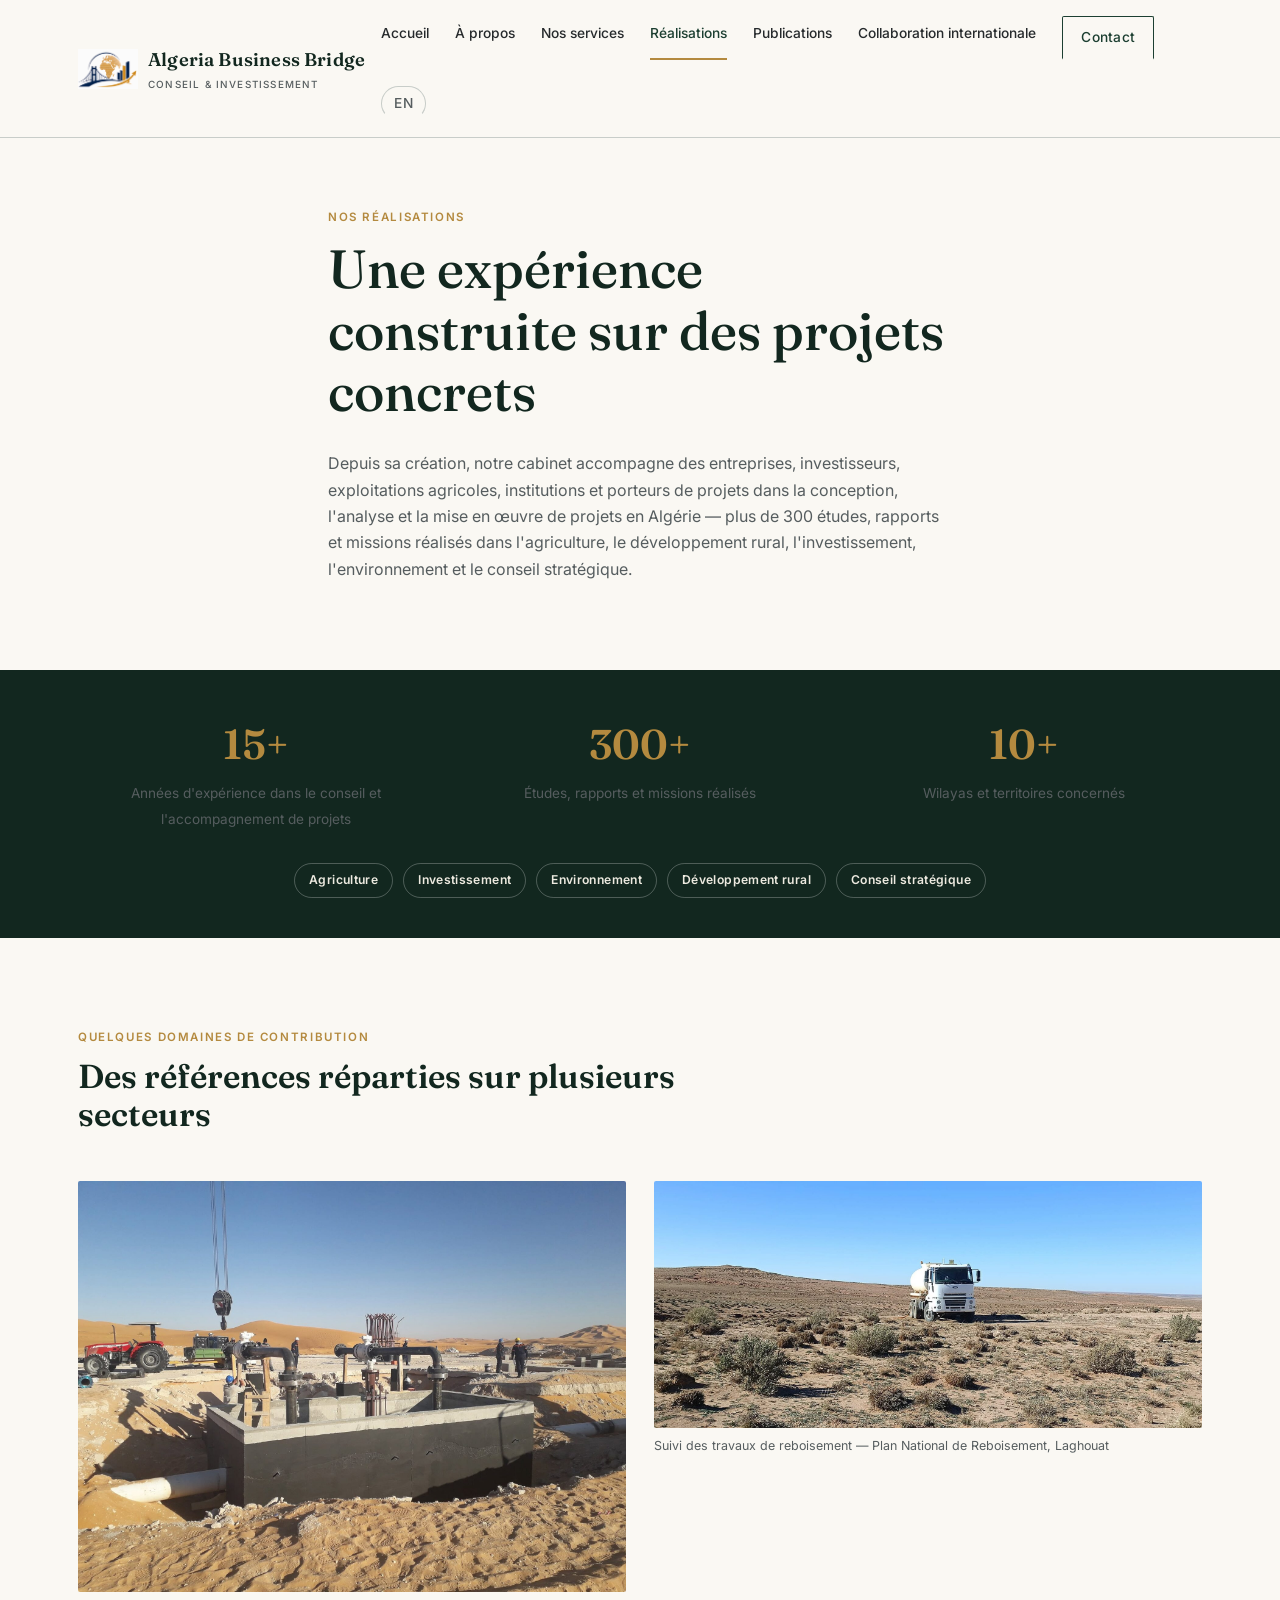
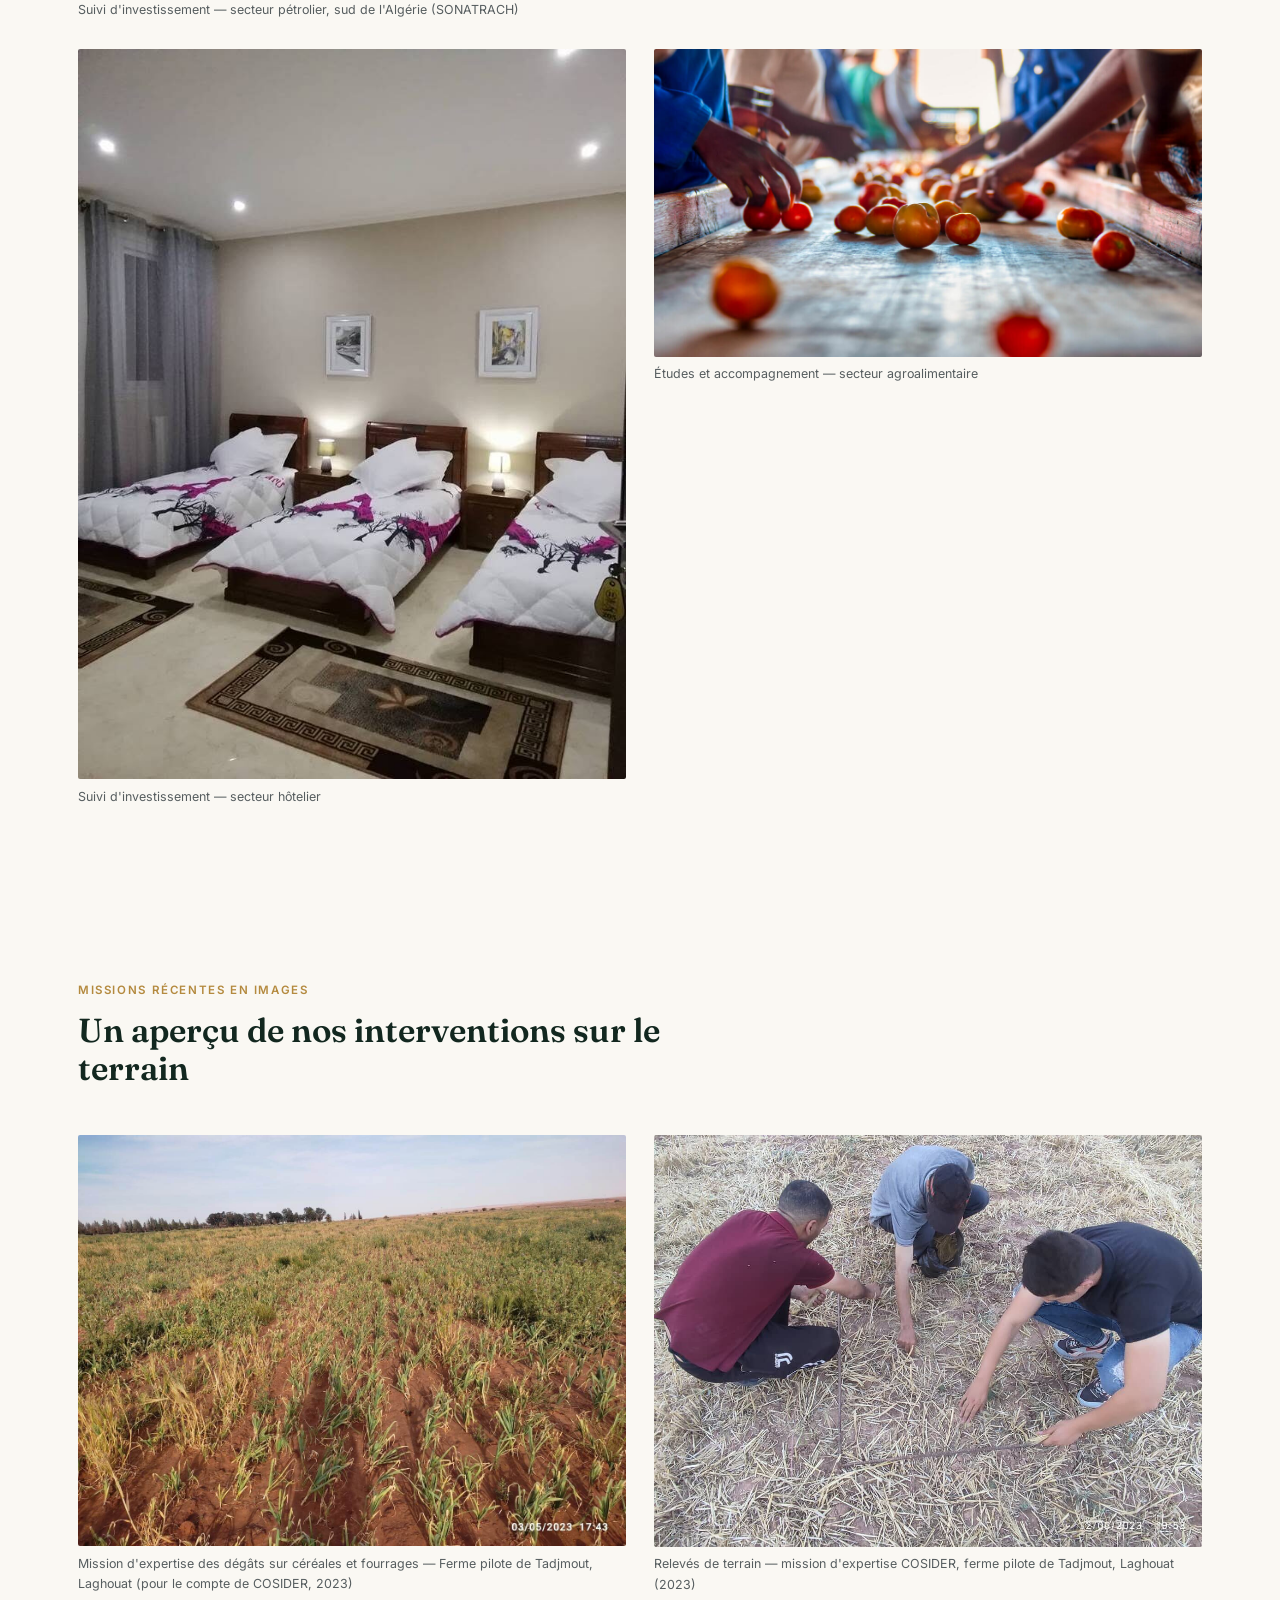
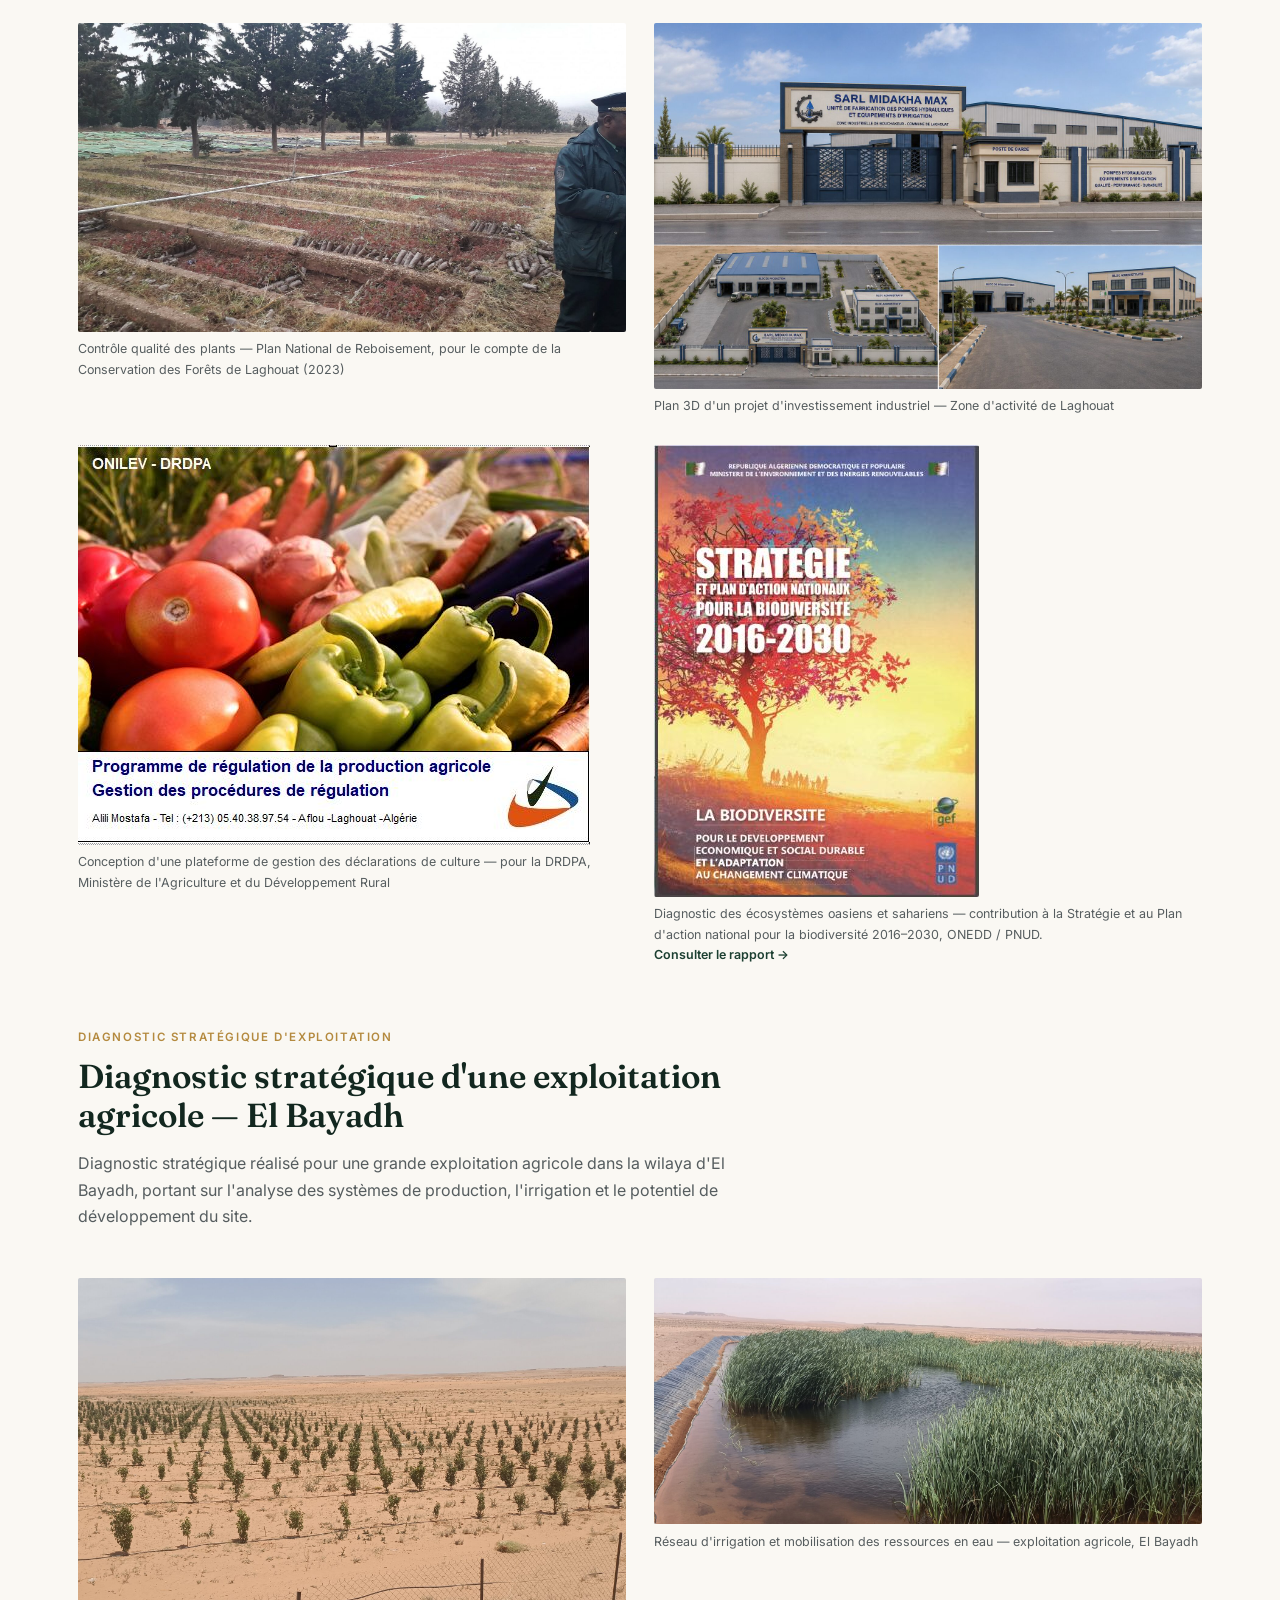
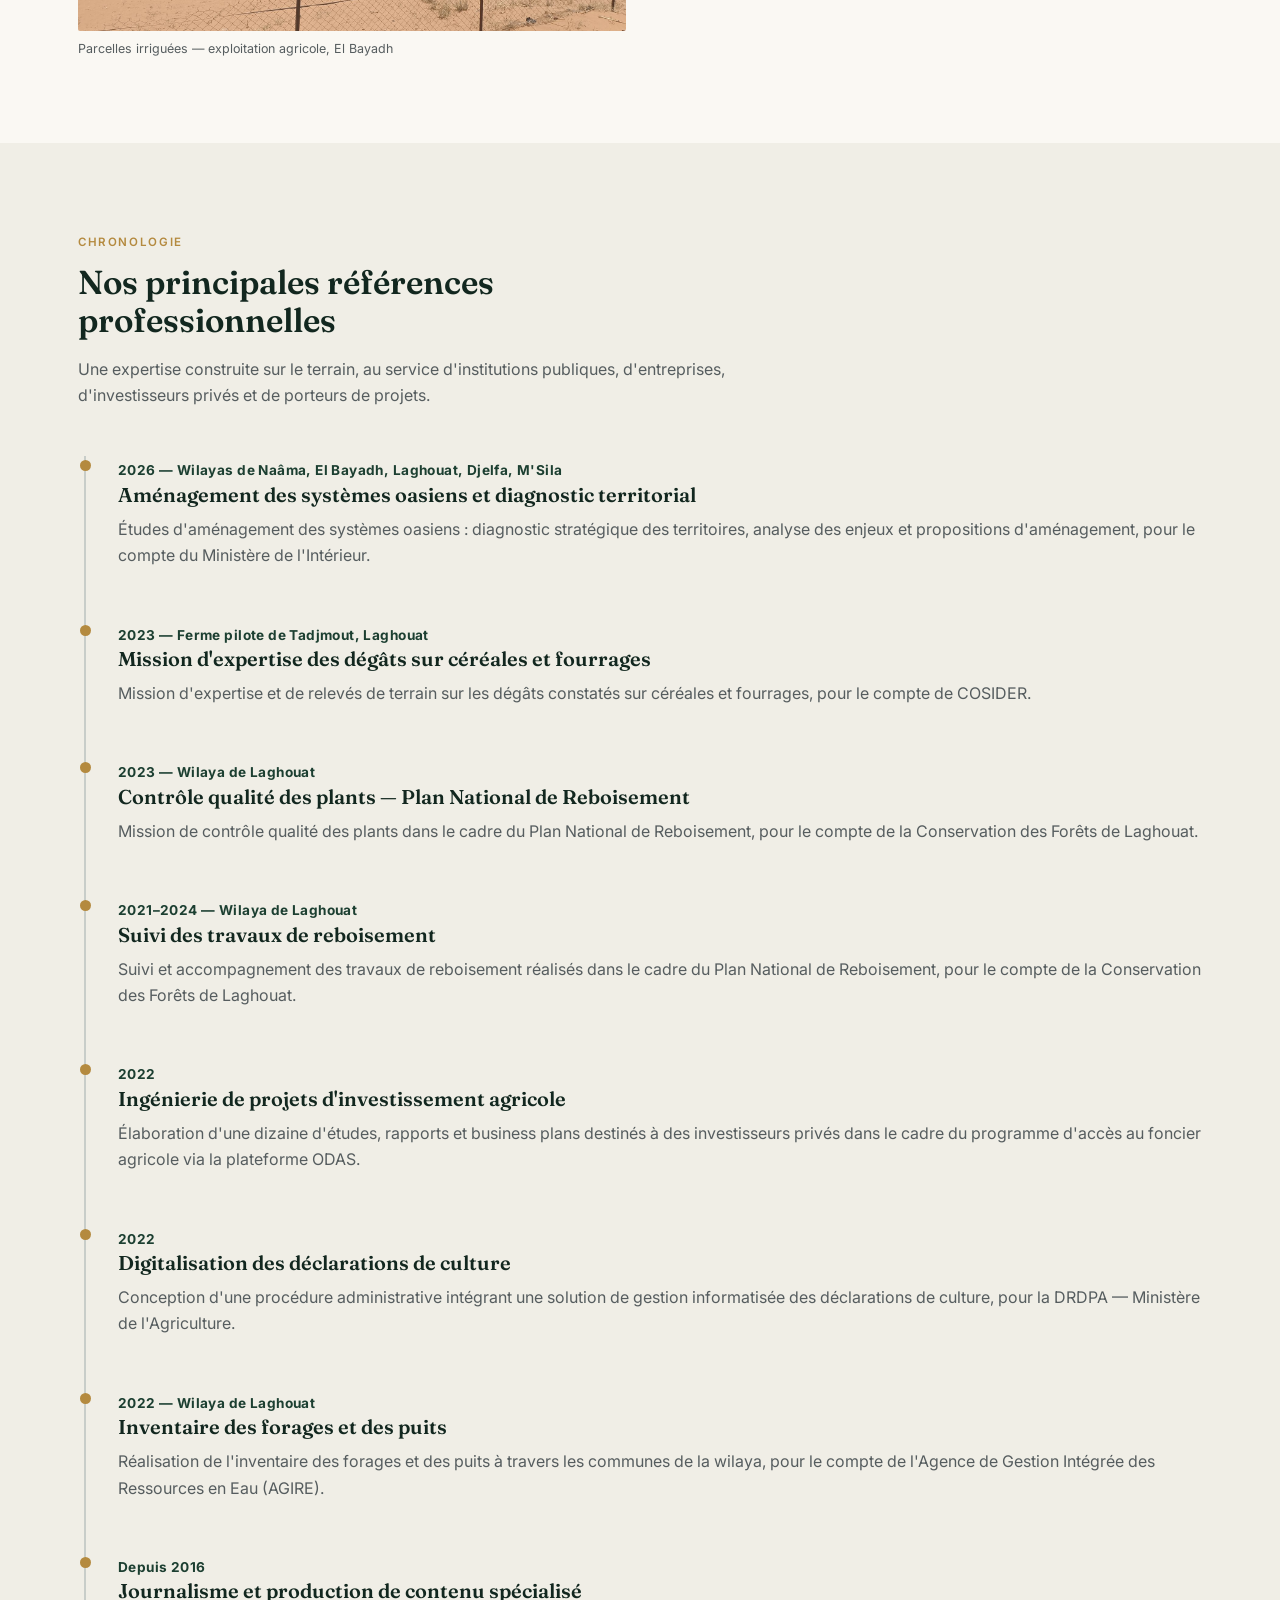
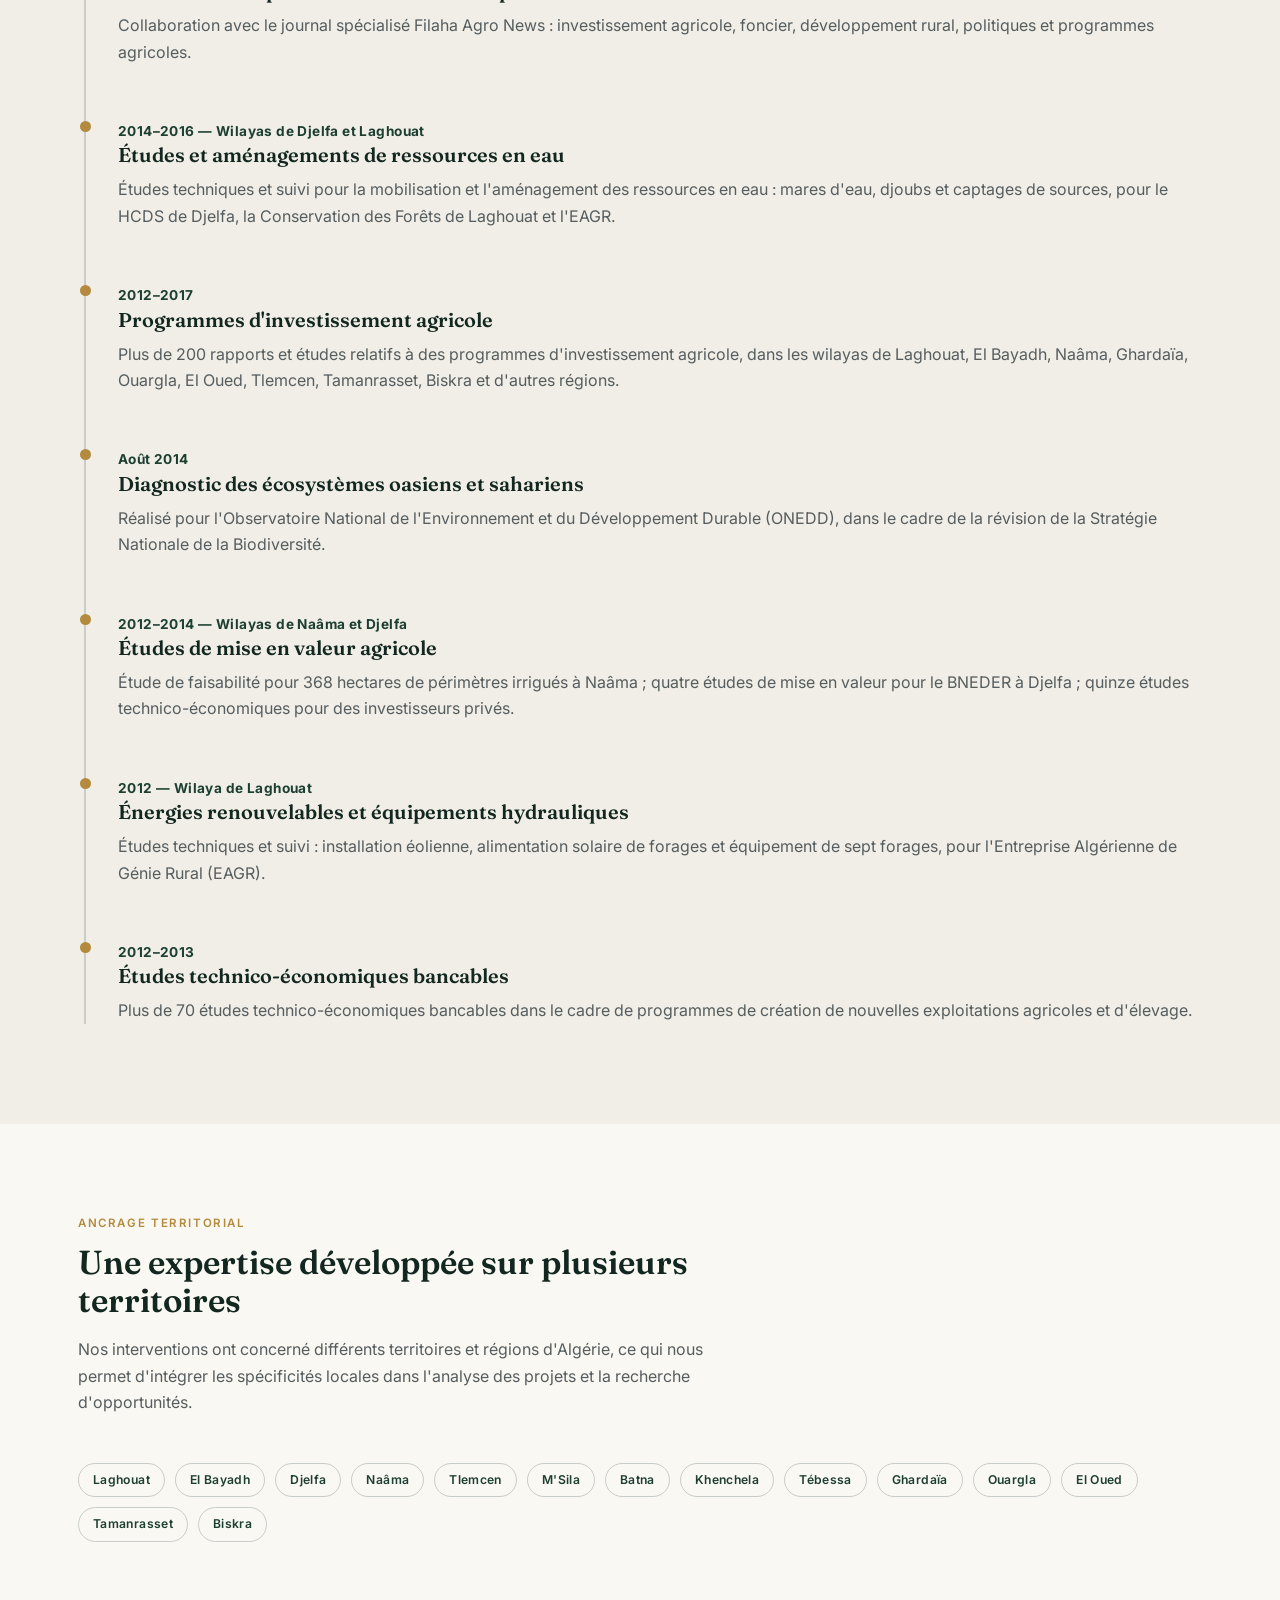
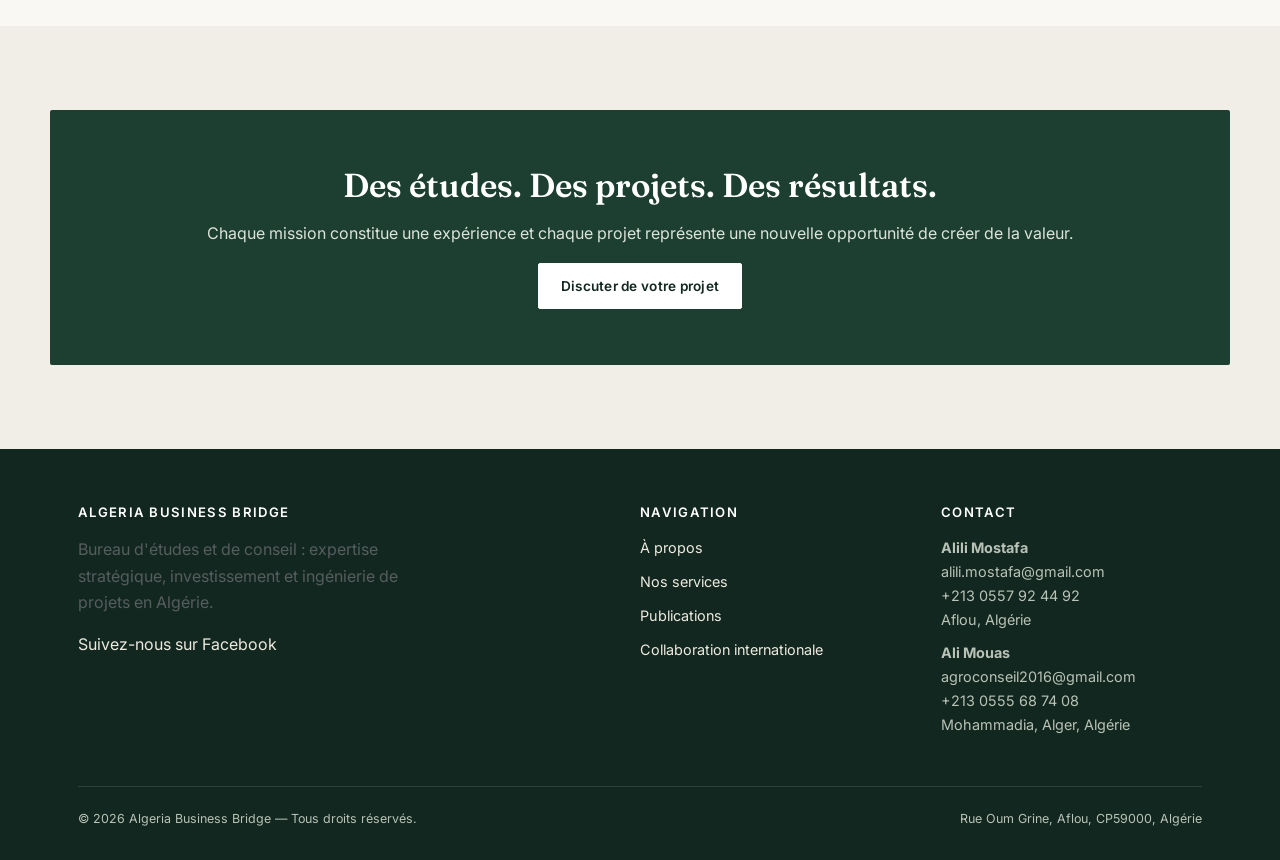
<file: realisations.html>
<!DOCTYPE html>
<html lang="fr">
<head>
<meta charset="UTF-8">
<meta name="viewport" content="width=device-width, initial-scale=1.0">
<title>Nos réalisations — Algeria Business Bridge</title>
<meta name="description" content="Plus de 300 études, rapports et missions réalisés en Algérie dans l'agriculture, l'investissement, l'environnement et le conseil stratégique.">
<link rel="preconnect" href="https://fonts.googleapis.com">
<link href="https://fonts.googleapis.com/css2?family=Fraunces:opsz,wght@9..144,500;9..144,600&family=Inter:wght@400;500;600;700&display=swap" rel="stylesheet">
<link rel="stylesheet" href="css/style.css">
<link rel="icon" href="favicon.png" type="image/png">
</head>
<body>

<header class="site-header">
  <div class="nav-wrap">
    <a href="index.html" class="logo">
      <img src="images/logo-mark.png" alt="" class="logo-img" style="height:40px;">
      <span>Algeria Business Bridge<span class="sub">Conseil &amp; Investissement</span></span>
    </a>
    <button class="nav-toggle" aria-label="Ouvrir le menu"><span></span></button>
    <nav class="primary">
      <a href="index.html">Accueil</a>
      <a href="a-propos.html">À propos</a>
      <a href="services.html">Nos services</a>
      <a href="realisations.html" class="active">Réalisations</a>
      <a href="publications.html">Publications</a>
      <a href="collaboration.html">Collaboration internationale</a>
      <a href="contact.html" class="btn outline" style="padding:9px 18px;">Contact</a>
      <a href="en/achievements.html" class="lang-switch">EN</a>
    </nav>
  </div>
</header>

<section style="padding-top:64px;padding-bottom:40px;">
  <div class="container section-head">
    <span class="eyebrow">Nos réalisations</span>
    <h1>Une expérience construite sur des projets concrets</h1>
    <p>Depuis sa création, notre cabinet accompagne des entreprises, investisseurs, exploitations agricoles, institutions et porteurs de projets dans la conception, l'analyse et la mise en œuvre de projets en Algérie — plus de 300 études, rapports et missions réalisés dans l'agriculture, le développement rural, l'investissement, l'environnement et le conseil stratégique.</p>
  </div>
</section>

<section class="dark" style="padding-top:40px;padding-bottom:40px;">
  <div class="container">
    <div class="grid cols-3">
      <div class="stat"><span class="num">15+</span><span class="label">Années d'expérience dans le conseil et l'accompagnement de projets</span></div>
      <div class="stat"><span class="num">300+</span><span class="label">Études, rapports et missions réalisés</span></div>
      <div class="stat"><span class="num">10+</span><span class="label">Wilayas et territoires concernés</span></div>
    </div>
    <div class="tag-row" style="justify-content:center;margin-top:32px;">
      <span class="tag" style="border-color:rgba(255,255,255,.25);color:#EDEAE0;">Agriculture</span>
      <span class="tag" style="border-color:rgba(255,255,255,.25);color:#EDEAE0;">Investissement</span>
      <span class="tag" style="border-color:rgba(255,255,255,.25);color:#EDEAE0;">Environnement</span>
      <span class="tag" style="border-color:rgba(255,255,255,.25);color:#EDEAE0;">Développement rural</span>
      <span class="tag" style="border-color:rgba(255,255,255,.25);color:#EDEAE0;">Conseil stratégique</span>
    </div>
  </div>
</section>

<section>
  <div class="container">
    <div class="section-head">
      <span class="eyebrow">Quelques domaines de contribution</span>
      <h2>Des références réparties sur plusieurs secteurs</h2>
    </div>
    <div class="grid cols-2">
      <figure>
        <img src="images/realisation-petrolier-sonatrach.jpg" alt="Suivi d'investissement pétrolier, SONATRACH, sud de l'Algérie">
        <figcaption>Suivi d'investissement — secteur pétrolier, sud de l'Algérie (SONATRACH)</figcaption>
      </figure>
      <figure>
        <img src="images/realisation-reboisement.jpg" alt="Suivi des travaux de reboisement dans la wilaya de Laghouat">
        <figcaption>Suivi des travaux de reboisement — Plan National de Reboisement, Laghouat</figcaption>
      </figure>
      <figure>
        <img src="images/realisation-hotelier.jpg" alt="Suivi d'investissement dans le secteur hôtelier">
        <figcaption>Suivi d'investissement — secteur hôtelier</figcaption>
      </figure>
      <figure>
        <img src="images/investissement-agroalimentaire.jpg" alt="Investissement dans le secteur agroalimentaire">
        <figcaption>Études et accompagnement — secteur agroalimentaire</figcaption>
      </figure>
    </div>
  </div>
</section>

<section>
  <div class="container">
    <div class="section-head">
      <span class="eyebrow">Missions récentes en images</span>
      <h2>Un aperçu de nos interventions sur le terrain</h2>
    </div>
    <div class="grid cols-2">
      <figure>
        <img src="images/mission-cosider-1.jpg" alt="Mission d'expertise des dégâts sur céréales et fourrages, ferme pilote de Tadjmout, Laghouat">
        <figcaption>Mission d'expertise des dégâts sur céréales et fourrages — Ferme pilote de Tadjmout, Laghouat (pour le compte de COSIDER, 2023)</figcaption>
      </figure>
      <figure>
        <img src="images/mission-cosider-2.jpg" alt="Relevés de terrain lors de la mission d'expertise COSIDER 2023">
        <figcaption>Relevés de terrain — mission d'expertise COSIDER, ferme pilote de Tadjmout, Laghouat (2023)</figcaption>
      </figure>
      <figure>
        <img src="images/mission-pnr-laghouat.jpg" alt="Contrôle qualité des plants, Plan National de Reboisement, Laghouat">
        <figcaption>Contrôle qualité des plants — Plan National de Reboisement, pour le compte de la Conservation des Forêts de Laghouat (2023)</figcaption>
      </figure>
      <figure>
        <img src="images/plan3d-industriel-laghouat.jpg" alt="Plan 3D d'un projet d'investissement industriel, zone d'activité de Laghouat">
        <figcaption>Plan 3D d'un projet d'investissement industriel — Zone d'activité de Laghouat</figcaption>
      </figure>
      <figure>
        <img src="images/logiciel-declaration-cultures.jpg" alt="Plateforme de déclaration des cultures, Ministère de l'Agriculture et du Développement Rural">
        <figcaption>Conception d'une plateforme de gestion des déclarations de culture — pour la DRDPA, Ministère de l'Agriculture et du Développement Rural</figcaption>
      </figure>
      <figure>
        <img src="images/publication-biodiversite.jpg" alt="Couverture du rapport Stratégie et plan d'action national pour la biodiversité 2016-2030">
        <figcaption>Diagnostic des écosystèmes oasiens et sahariens — contribution à la Stratégie et au Plan d'action national pour la biodiversité 2016–2030, ONEDD / PNUD.
          <br><a href="https://www.undp.org/fr/algeria/publications/strategie-et-plan-daction-nationale-pour-la-biodiversite-2016-2030" target="_blank" rel="noopener" style="color:var(--vert-700);font-weight:600;">Consulter le rapport →</a>
        </figcaption>
      </figure>
    </div>

    <div class="section-head" style="margin-top:56px;">
      <span class="eyebrow">Diagnostic stratégique d'exploitation</span>
      <h2>Diagnostic stratégique d'une exploitation agricole — El Bayadh</h2>
      <p>Diagnostic stratégique réalisé pour une grande exploitation agricole dans la wilaya d'El Bayadh, portant sur l'analyse des systèmes de production, l'irrigation et le potentiel de développement du site.</p>
    </div>
    <div class="grid cols-2">
      <figure>
        <img src="images/diagnostic-elbayadh-1.jpg" alt="Parcelles irriguées d'une exploitation agricole diagnostiquée à El Bayadh">
        <figcaption>Parcelles irriguées — exploitation agricole, El Bayadh</figcaption>
      </figure>
      <figure>
        <img src="images/diagnostic-elbayadh-2.jpg" alt="Réseau d'irrigation d'une exploitation agricole diagnostiquée à El Bayadh">
        <figcaption>Réseau d'irrigation et mobilisation des ressources en eau — exploitation agricole, El Bayadh</figcaption>
      </figure>
    </div>
  </div>
</section>

<section class="alt">
  <div class="container">
    <div class="section-head">
      <span class="eyebrow">Chronologie</span>
      <h2>Nos principales références professionnelles</h2>
      <p>Une expertise construite sur le terrain, au service d'institutions publiques, d'entreprises, d'investisseurs privés et de porteurs de projets.</p>
    </div>

    <div class="timeline">
      <div class="item">
        <span class="year">2026 — Wilayas de Naâma, El Bayadh, Laghouat, Djelfa, M'Sila</span>
        <h3>Aménagement des systèmes oasiens et diagnostic territorial</h3>
        <p>Études d'aménagement des systèmes oasiens : diagnostic stratégique des territoires, analyse des enjeux et propositions d'aménagement, pour le compte du Ministère de l'Intérieur.</p>
      </div>
      <div class="item">
        <span class="year">2023 — Ferme pilote de Tadjmout, Laghouat</span>
        <h3>Mission d'expertise des dégâts sur céréales et fourrages</h3>
        <p>Mission d'expertise et de relevés de terrain sur les dégâts constatés sur céréales et fourrages, pour le compte de COSIDER.</p>
      </div>
      <div class="item">
        <span class="year">2023 — Wilaya de Laghouat</span>
        <h3>Contrôle qualité des plants — Plan National de Reboisement</h3>
        <p>Mission de contrôle qualité des plants dans le cadre du Plan National de Reboisement, pour le compte de la Conservation des Forêts de Laghouat.</p>
      </div>
      <div class="item">
        <span class="year">2021–2024 — Wilaya de Laghouat</span>
        <h3>Suivi des travaux de reboisement</h3>
        <p>Suivi et accompagnement des travaux de reboisement réalisés dans le cadre du Plan National de Reboisement, pour le compte de la Conservation des Forêts de Laghouat.</p>
      </div>
      <div class="item">
        <span class="year">2022</span>
        <h3>Ingénierie de projets d'investissement agricole</h3>
        <p>Élaboration d'une dizaine d'études, rapports et business plans destinés à des investisseurs privés dans le cadre du programme d'accès au foncier agricole via la plateforme ODAS.</p>
      </div>
      <div class="item">
        <span class="year">2022</span>
        <h3>Digitalisation des déclarations de culture</h3>
        <p>Conception d'une procédure administrative intégrant une solution de gestion informatisée des déclarations de culture, pour la DRDPA — Ministère de l'Agriculture.</p>
      </div>
      <div class="item">
        <span class="year">2022 — Wilaya de Laghouat</span>
        <h3>Inventaire des forages et des puits</h3>
        <p>Réalisation de l'inventaire des forages et des puits à travers les communes de la wilaya, pour le compte de l'Agence de Gestion Intégrée des Ressources en Eau (AGIRE).</p>
      </div>
      <div class="item">
        <span class="year">Depuis 2016</span>
        <h3>Journalisme et production de contenu spécialisé</h3>
        <p>Collaboration avec le journal spécialisé Filaha Agro News : investissement agricole, foncier, développement rural, politiques et programmes agricoles.</p>
      </div>
      <div class="item">
        <span class="year">2014–2016 — Wilayas de Djelfa et Laghouat</span>
        <h3>Études et aménagements de ressources en eau</h3>
        <p>Études techniques et suivi pour la mobilisation et l'aménagement des ressources en eau : mares d'eau, djoubs et captages de sources, pour le HCDS de Djelfa, la Conservation des Forêts de Laghouat et l'EAGR.</p>
      </div>
      <div class="item">
        <span class="year">2012–2017</span>
        <h3>Programmes d'investissement agricole</h3>
        <p>Plus de 200 rapports et études relatifs à des programmes d'investissement agricole, dans les wilayas de Laghouat, El Bayadh, Naâma, Ghardaïa, Ouargla, El Oued, Tlemcen, Tamanrasset, Biskra et d'autres régions.</p>
      </div>
      <div class="item">
        <span class="year">Août 2014</span>
        <h3>Diagnostic des écosystèmes oasiens et sahariens</h3>
        <p>Réalisé pour l'Observatoire National de l'Environnement et du Développement Durable (ONEDD), dans le cadre de la révision de la Stratégie Nationale de la Biodiversité.</p>
      </div>
      <div class="item">
        <span class="year">2012–2014 — Wilayas de Naâma et Djelfa</span>
        <h3>Études de mise en valeur agricole</h3>
        <p>Étude de faisabilité pour 368 hectares de périmètres irrigués à Naâma ; quatre études de mise en valeur pour le BNEDER à Djelfa ; quinze études technico-économiques pour des investisseurs privés.</p>
      </div>
      <div class="item">
        <span class="year">2012 — Wilaya de Laghouat</span>
        <h3>Énergies renouvelables et équipements hydrauliques</h3>
        <p>Études techniques et suivi : installation éolienne, alimentation solaire de forages et équipement de sept forages, pour l'Entreprise Algérienne de Génie Rural (EAGR).</p>
      </div>
      <div class="item">
        <span class="year">2012–2013</span>
        <h3>Études technico-économiques bancables</h3>
        <p>Plus de 70 études technico-économiques bancables dans le cadre de programmes de création de nouvelles exploitations agricoles et d'élevage.</p>
      </div>
    </div>
  </div>
</section>

<section>
  <div class="container">
    <div class="section-head">
      <span class="eyebrow">Ancrage territorial</span>
      <h2>Une expertise développée sur plusieurs territoires</h2>
      <p>Nos interventions ont concerné différents territoires et régions d'Algérie, ce qui nous permet d'intégrer les spécificités locales dans l'analyse des projets et la recherche d'opportunités.</p>
    </div>
    <div class="tag-row">
      <span class="tag">Laghouat</span>
      <span class="tag">El Bayadh</span>
      <span class="tag">Djelfa</span>
      <span class="tag">Naâma</span>
      <span class="tag">Tlemcen</span>
      <span class="tag">M'Sila</span>
      <span class="tag">Batna</span>
      <span class="tag">Khenchela</span>
      <span class="tag">Tébessa</span>
      <span class="tag">Ghardaïa</span>
      <span class="tag">Ouargla</span>
      <span class="tag">El Oued</span>
      <span class="tag">Tamanrasset</span>
      <span class="tag">Biskra</span>
    </div>
  </div>
</section>

<section class="alt">
  <div class="container cta-band" style="background:var(--vert-700);">
    <h2>Des études. Des projets. Des résultats.</h2>
    <p>Chaque mission constitue une expérience et chaque projet représente une nouvelle opportunité de créer de la valeur.</p>
    <a href="contact.html" class="btn on-dark">Discuter de votre projet</a>
  </div>
</section>

<footer class="site-footer">
  <div class="container">
    <div class="cols">
      <div>
        <h4>Algeria Business Bridge</h4>
        <p style="max-width:340px;">Bureau d'études et de conseil : expertise stratégique, investissement et ingénierie de projets en Algérie.</p>
        <a href="https://www.facebook.com/profile.php?id=61589660074435" target="_blank" rel="noopener">Suivez-nous sur Facebook</a>
      </div>
      <div>
        <h4>Navigation</h4>
        <ul>
          <li><a href="a-propos.html">À propos</a></li>
          <li><a href="services.html">Nos services</a></li>
          <li><a href="publications.html">Publications</a></li>
          <li><a href="collaboration.html">Collaboration internationale</a></li>
        </ul>
      </div>
      <div>
        <h4>Contact</h4>
        <ul>
          <li><strong>Alili Mostafa</strong><br>alili.mostafa@gmail.com<br>+213 0557 92 44 92<br>Aflou, Algérie</li>
          <li><strong>Ali Mouas</strong><br>agroconseil2016@gmail.com<br>+213 0555 68 74 08<br>Mohammadia, Alger, Algérie</li>
        </ul>
      </div>
    </div>
    <div class="bottom">
      <span>© <span data-year></span> Algeria Business Bridge — Tous droits réservés.</span>
      <span>Rue Oum Grine, Aflou, CP59000, Algérie</span>
    </div>
  </div>
</footer>

<script src="js/main.js"></script>
</body>
</html>
</file>
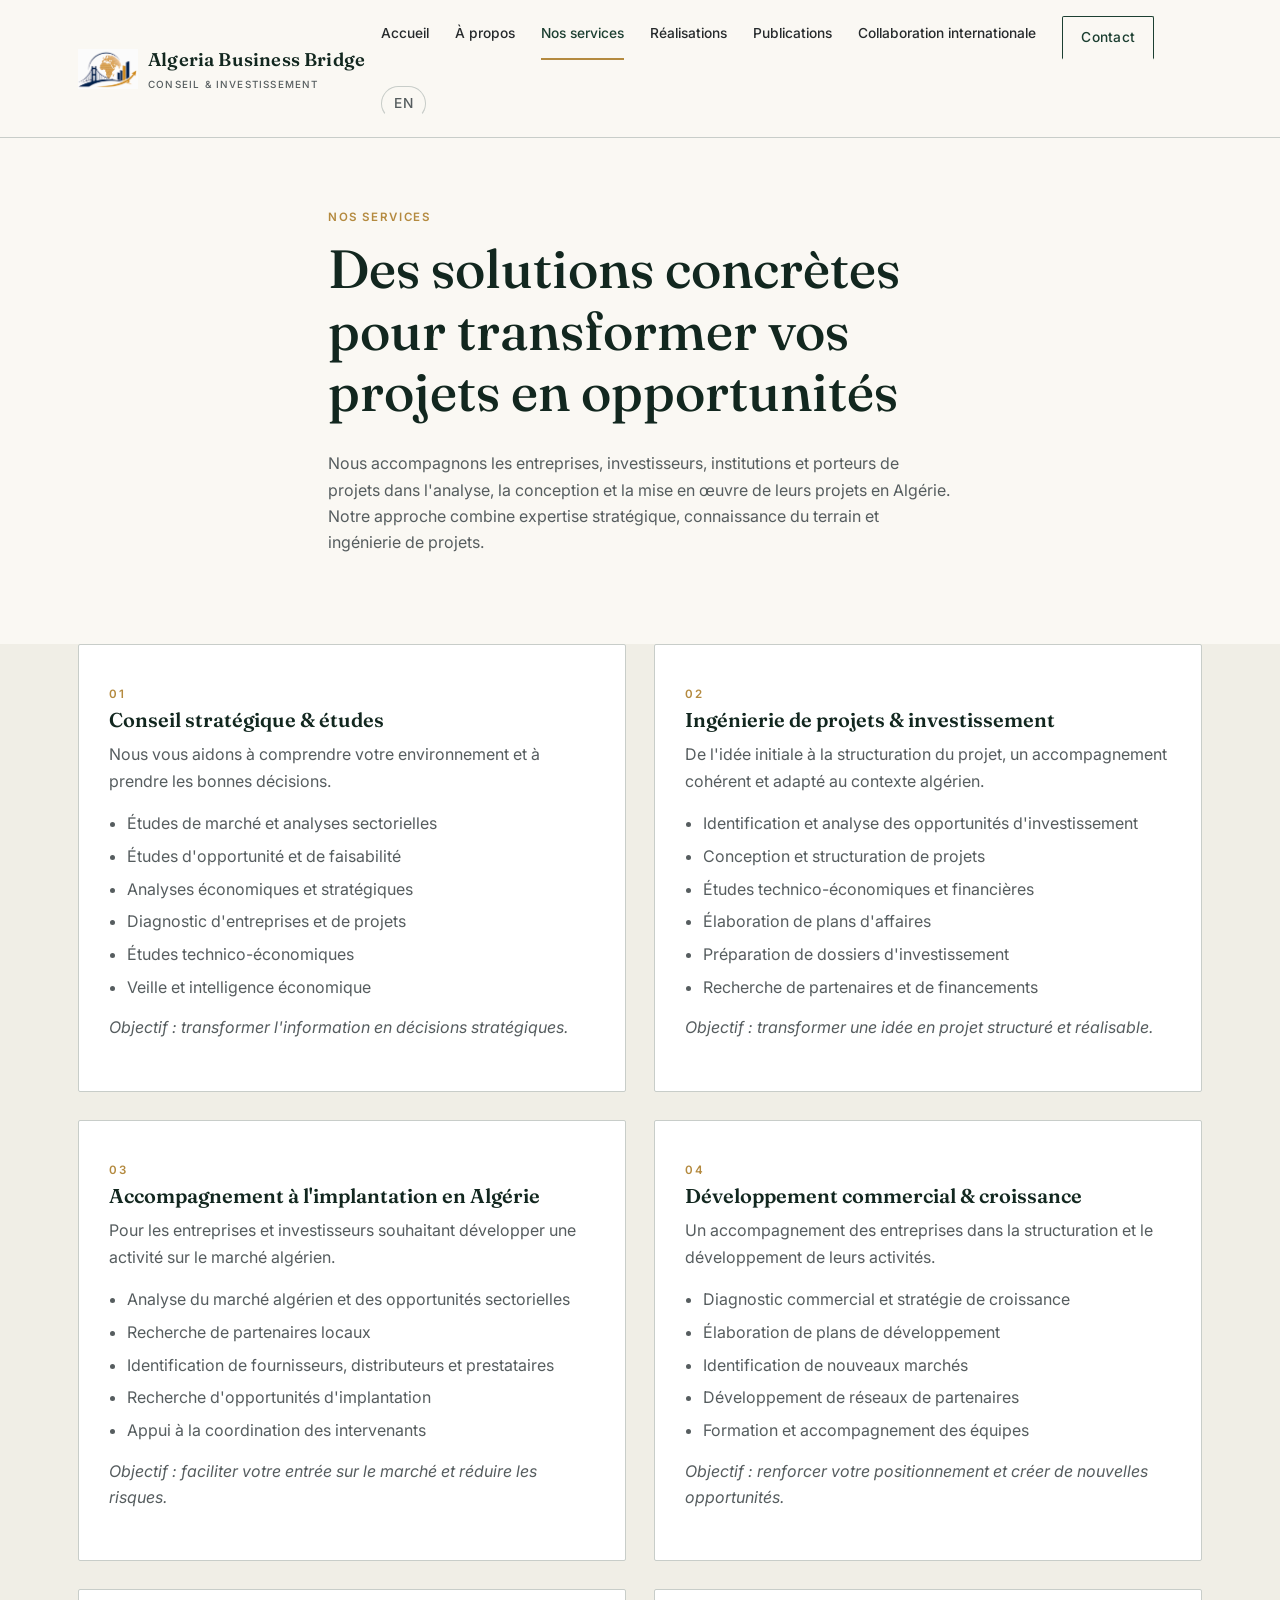
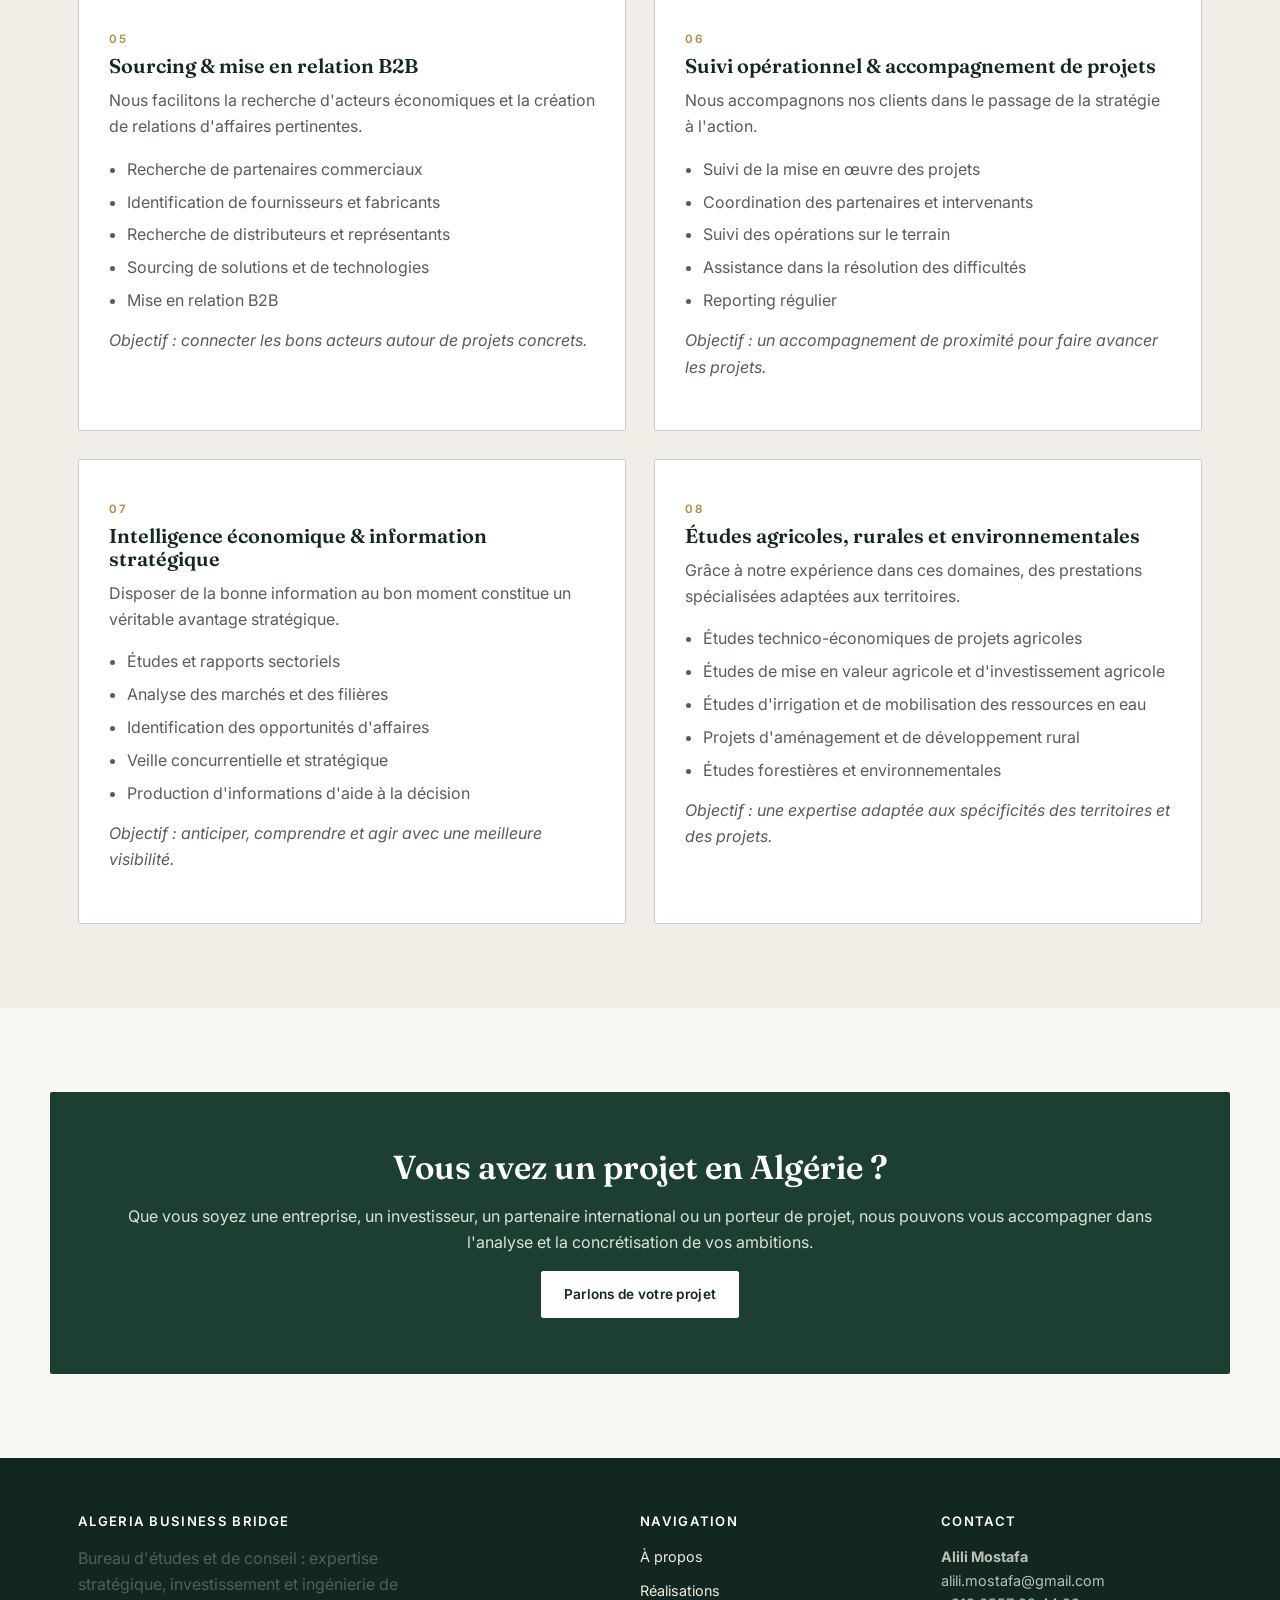
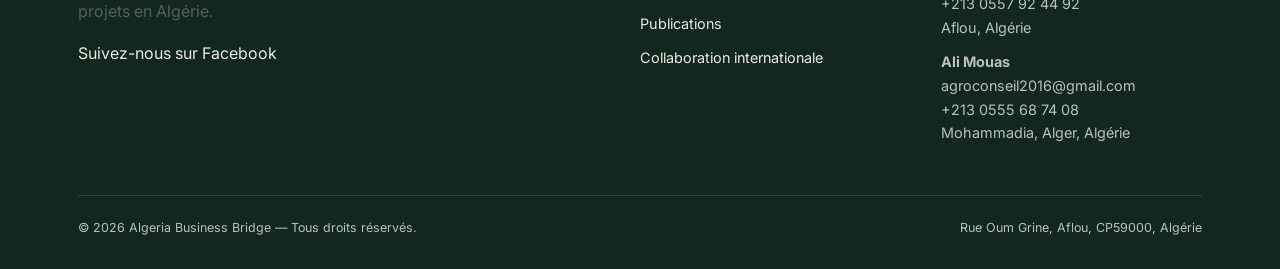
<file: services.html>
<!DOCTYPE html>
<html lang="fr">
<head>
<meta charset="UTF-8">
<meta name="viewport" content="width=device-width, initial-scale=1.0">
<title>Nos services — Algeria Business Bridge</title>
<meta name="description" content="Conseil stratégique, ingénierie de projets, accompagnement à l'implantation, développement commercial, sourcing B2B et intelligence économique en Algérie.">
<link rel="preconnect" href="https://fonts.googleapis.com">
<link href="https://fonts.googleapis.com/css2?family=Fraunces:opsz,wght@9..144,500;9..144,600&family=Inter:wght@400;500;600;700&display=swap" rel="stylesheet">
<link rel="stylesheet" href="css/style.css">
<link rel="icon" href="favicon.png" type="image/png">
</head>
<body>

<header class="site-header">
  <div class="nav-wrap">
    <a href="index.html" class="logo">
      <img src="images/logo-mark.png" alt="" class="logo-img" style="height:40px;">
      <span>Algeria Business Bridge<span class="sub">Conseil &amp; Investissement</span></span>
    </a>
    <button class="nav-toggle" aria-label="Ouvrir le menu"><span></span></button>
    <nav class="primary">
      <a href="index.html">Accueil</a>
      <a href="a-propos.html">À propos</a>
      <a href="services.html" class="active">Nos services</a>
      <a href="realisations.html">Réalisations</a>
      <a href="publications.html">Publications</a>
      <a href="collaboration.html">Collaboration internationale</a>
      <a href="contact.html" class="btn outline" style="padding:9px 18px;">Contact</a>
      <a href="en/services.html" class="lang-switch">EN</a>
    </nav>
  </div>
</header>

<section style="padding-top:64px;padding-bottom:40px;">
  <div class="container section-head">
    <span class="eyebrow">Nos services</span>
    <h1>Des solutions concrètes pour transformer vos projets en opportunités</h1>
    <p>Nous accompagnons les entreprises, investisseurs, institutions et porteurs de projets dans l'analyse, la conception et la mise en œuvre de leurs projets en Algérie. Notre approche combine expertise stratégique, connaissance du terrain et ingénierie de projets.</p>
  </div>
</section>

<section class="alt" style="padding-top:0;">
  <div class="container">
    <div class="grid cols-2">

      <div class="card">
        <span class="eyebrow" style="margin-bottom:.4em;">01</span>
        <h3>Conseil stratégique &amp; études</h3>
        <p>Nous vous aidons à comprendre votre environnement et à prendre les bonnes décisions.</p>
        <ul>
          <li>Études de marché et analyses sectorielles</li>
          <li>Études d'opportunité et de faisabilité</li>
          <li>Analyses économiques et stratégiques</li>
          <li>Diagnostic d'entreprises et de projets</li>
          <li>Études technico-économiques</li>
          <li>Veille et intelligence économique</li>
        </ul>
        <p style="margin-top:14px;font-style:italic;">Objectif : transformer l'information en décisions stratégiques.</p>
      </div>

      <div class="card">
        <span class="eyebrow" style="margin-bottom:.4em;">02</span>
        <h3>Ingénierie de projets &amp; investissement</h3>
        <p>De l'idée initiale à la structuration du projet, un accompagnement cohérent et adapté au contexte algérien.</p>
        <ul>
          <li>Identification et analyse des opportunités d'investissement</li>
          <li>Conception et structuration de projets</li>
          <li>Études technico-économiques et financières</li>
          <li>Élaboration de plans d'affaires</li>
          <li>Préparation de dossiers d'investissement</li>
          <li>Recherche de partenaires et de financements</li>
        </ul>
        <p style="margin-top:14px;font-style:italic;">Objectif : transformer une idée en projet structuré et réalisable.</p>
      </div>

      <div class="card">
        <span class="eyebrow" style="margin-bottom:.4em;">03</span>
        <h3>Accompagnement à l'implantation en Algérie</h3>
        <p>Pour les entreprises et investisseurs souhaitant développer une activité sur le marché algérien.</p>
        <ul>
          <li>Analyse du marché algérien et des opportunités sectorielles</li>
          <li>Recherche de partenaires locaux</li>
          <li>Identification de fournisseurs, distributeurs et prestataires</li>
          <li>Recherche d'opportunités d'implantation</li>
          <li>Appui à la coordination des intervenants</li>
        </ul>
        <p style="margin-top:14px;font-style:italic;">Objectif : faciliter votre entrée sur le marché et réduire les risques.</p>
      </div>

      <div class="card">
        <span class="eyebrow" style="margin-bottom:.4em;">04</span>
        <h3>Développement commercial &amp; croissance</h3>
        <p>Un accompagnement des entreprises dans la structuration et le développement de leurs activités.</p>
        <ul>
          <li>Diagnostic commercial et stratégie de croissance</li>
          <li>Élaboration de plans de développement</li>
          <li>Identification de nouveaux marchés</li>
          <li>Développement de réseaux de partenaires</li>
          <li>Formation et accompagnement des équipes</li>
        </ul>
        <p style="margin-top:14px;font-style:italic;">Objectif : renforcer votre positionnement et créer de nouvelles opportunités.</p>
      </div>

      <div class="card">
        <span class="eyebrow" style="margin-bottom:.4em;">05</span>
        <h3>Sourcing &amp; mise en relation B2B</h3>
        <p>Nous facilitons la recherche d'acteurs économiques et la création de relations d'affaires pertinentes.</p>
        <ul>
          <li>Recherche de partenaires commerciaux</li>
          <li>Identification de fournisseurs et fabricants</li>
          <li>Recherche de distributeurs et représentants</li>
          <li>Sourcing de solutions et de technologies</li>
          <li>Mise en relation B2B</li>
        </ul>
        <p style="margin-top:14px;font-style:italic;">Objectif : connecter les bons acteurs autour de projets concrets.</p>
      </div>

      <div class="card">
        <span class="eyebrow" style="margin-bottom:.4em;">06</span>
        <h3>Suivi opérationnel &amp; accompagnement de projets</h3>
        <p>Nous accompagnons nos clients dans le passage de la stratégie à l'action.</p>
        <ul>
          <li>Suivi de la mise en œuvre des projets</li>
          <li>Coordination des partenaires et intervenants</li>
          <li>Suivi des opérations sur le terrain</li>
          <li>Assistance dans la résolution des difficultés</li>
          <li>Reporting régulier</li>
        </ul>
        <p style="margin-top:14px;font-style:italic;">Objectif : un accompagnement de proximité pour faire avancer les projets.</p>
      </div>

      <div class="card">
        <span class="eyebrow" style="margin-bottom:.4em;">07</span>
        <h3>Intelligence économique &amp; information stratégique</h3>
        <p>Disposer de la bonne information au bon moment constitue un véritable avantage stratégique.</p>
        <ul>
          <li>Études et rapports sectoriels</li>
          <li>Analyse des marchés et des filières</li>
          <li>Identification des opportunités d'affaires</li>
          <li>Veille concurrentielle et stratégique</li>
          <li>Production d'informations d'aide à la décision</li>
        </ul>
        <p style="margin-top:14px;font-style:italic;">Objectif : anticiper, comprendre et agir avec une meilleure visibilité.</p>
      </div>

      <div class="card">
        <span class="eyebrow" style="margin-bottom:.4em;">08</span>
        <h3>Études agricoles, rurales et environnementales</h3>
        <p>Grâce à notre expérience dans ces domaines, des prestations spécialisées adaptées aux territoires.</p>
        <ul>
          <li>Études technico-économiques de projets agricoles</li>
          <li>Études de mise en valeur agricole et d'investissement agricole</li>
          <li>Études d'irrigation et de mobilisation des ressources en eau</li>
          <li>Projets d'aménagement et de développement rural</li>
          <li>Études forestières et environnementales</li>
        </ul>
        <p style="margin-top:14px;font-style:italic;">Objectif : une expertise adaptée aux spécificités des territoires et des projets.</p>
      </div>

    </div>
  </div>
</section>

<section>
  <div class="container cta-band">
    <h2>Vous avez un projet en Algérie ?</h2>
    <p>Que vous soyez une entreprise, un investisseur, un partenaire international ou un porteur de projet, nous pouvons vous accompagner dans l'analyse et la concrétisation de vos ambitions.</p>
    <a href="contact.html" class="btn on-dark">Parlons de votre projet</a>
  </div>
</section>

<footer class="site-footer">
  <div class="container">
    <div class="cols">
      <div>
        <h4>Algeria Business Bridge</h4>
        <p style="max-width:340px;">Bureau d'études et de conseil : expertise stratégique, investissement et ingénierie de projets en Algérie.</p>
        <a href="https://www.facebook.com/profile.php?id=61589660074435" target="_blank" rel="noopener">Suivez-nous sur Facebook</a>
      </div>
      <div>
        <h4>Navigation</h4>
        <ul>
          <li><a href="a-propos.html">À propos</a></li>
          <li><a href="realisations.html">Réalisations</a></li>
          <li><a href="publications.html">Publications</a></li>
          <li><a href="collaboration.html">Collaboration internationale</a></li>
        </ul>
      </div>
      <div>
        <h4>Contact</h4>
        <ul>
          <li><strong>Alili Mostafa</strong><br>alili.mostafa@gmail.com<br>+213 0557 92 44 92<br>Aflou, Algérie</li>
          <li><strong>Ali Mouas</strong><br>agroconseil2016@gmail.com<br>+213 0555 68 74 08<br>Mohammadia, Alger, Algérie</li>
        </ul>
      </div>
    </div>
    <div class="bottom">
      <span>© <span data-year></span> Algeria Business Bridge — Tous droits réservés.</span>
      <span>Rue Oum Grine, Aflou, CP59000, Algérie</span>
    </div>
  </div>
</footer>

<script src="js/main.js"></script>
</body>
</html>
</file>
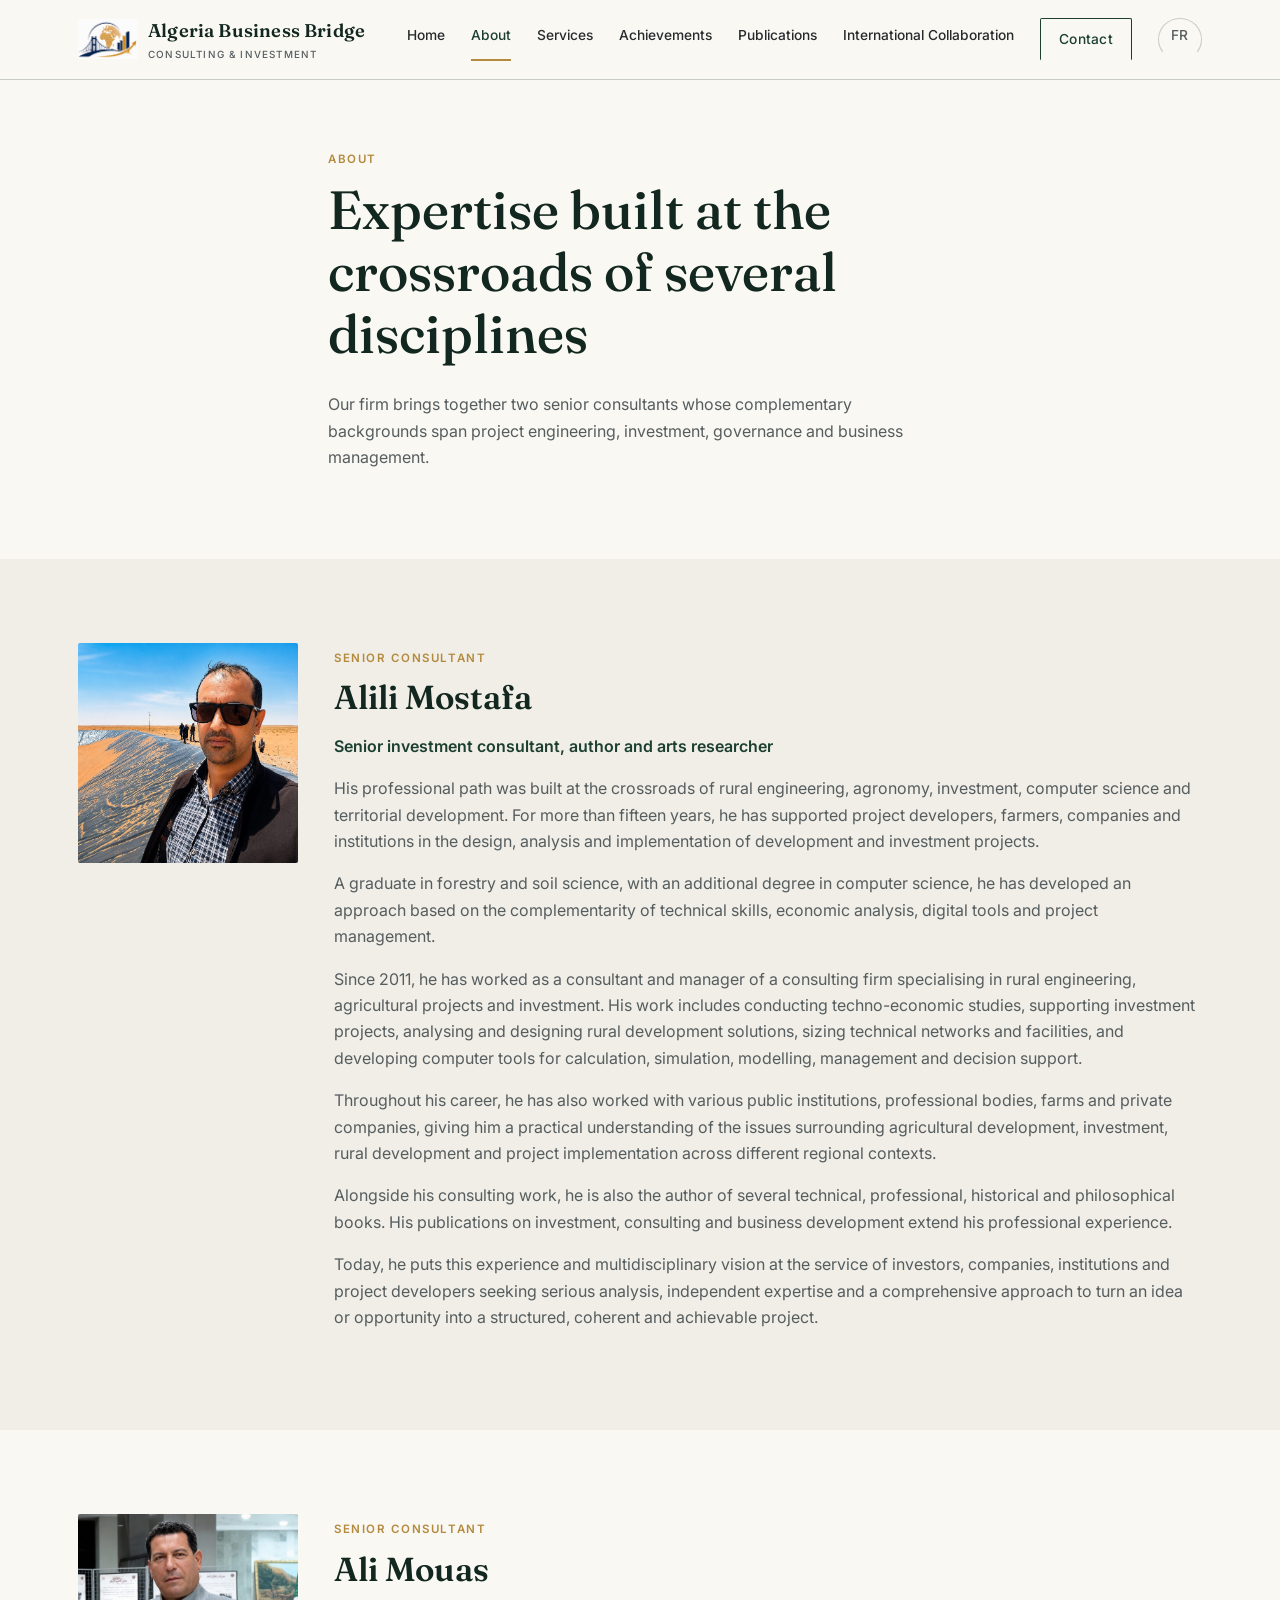
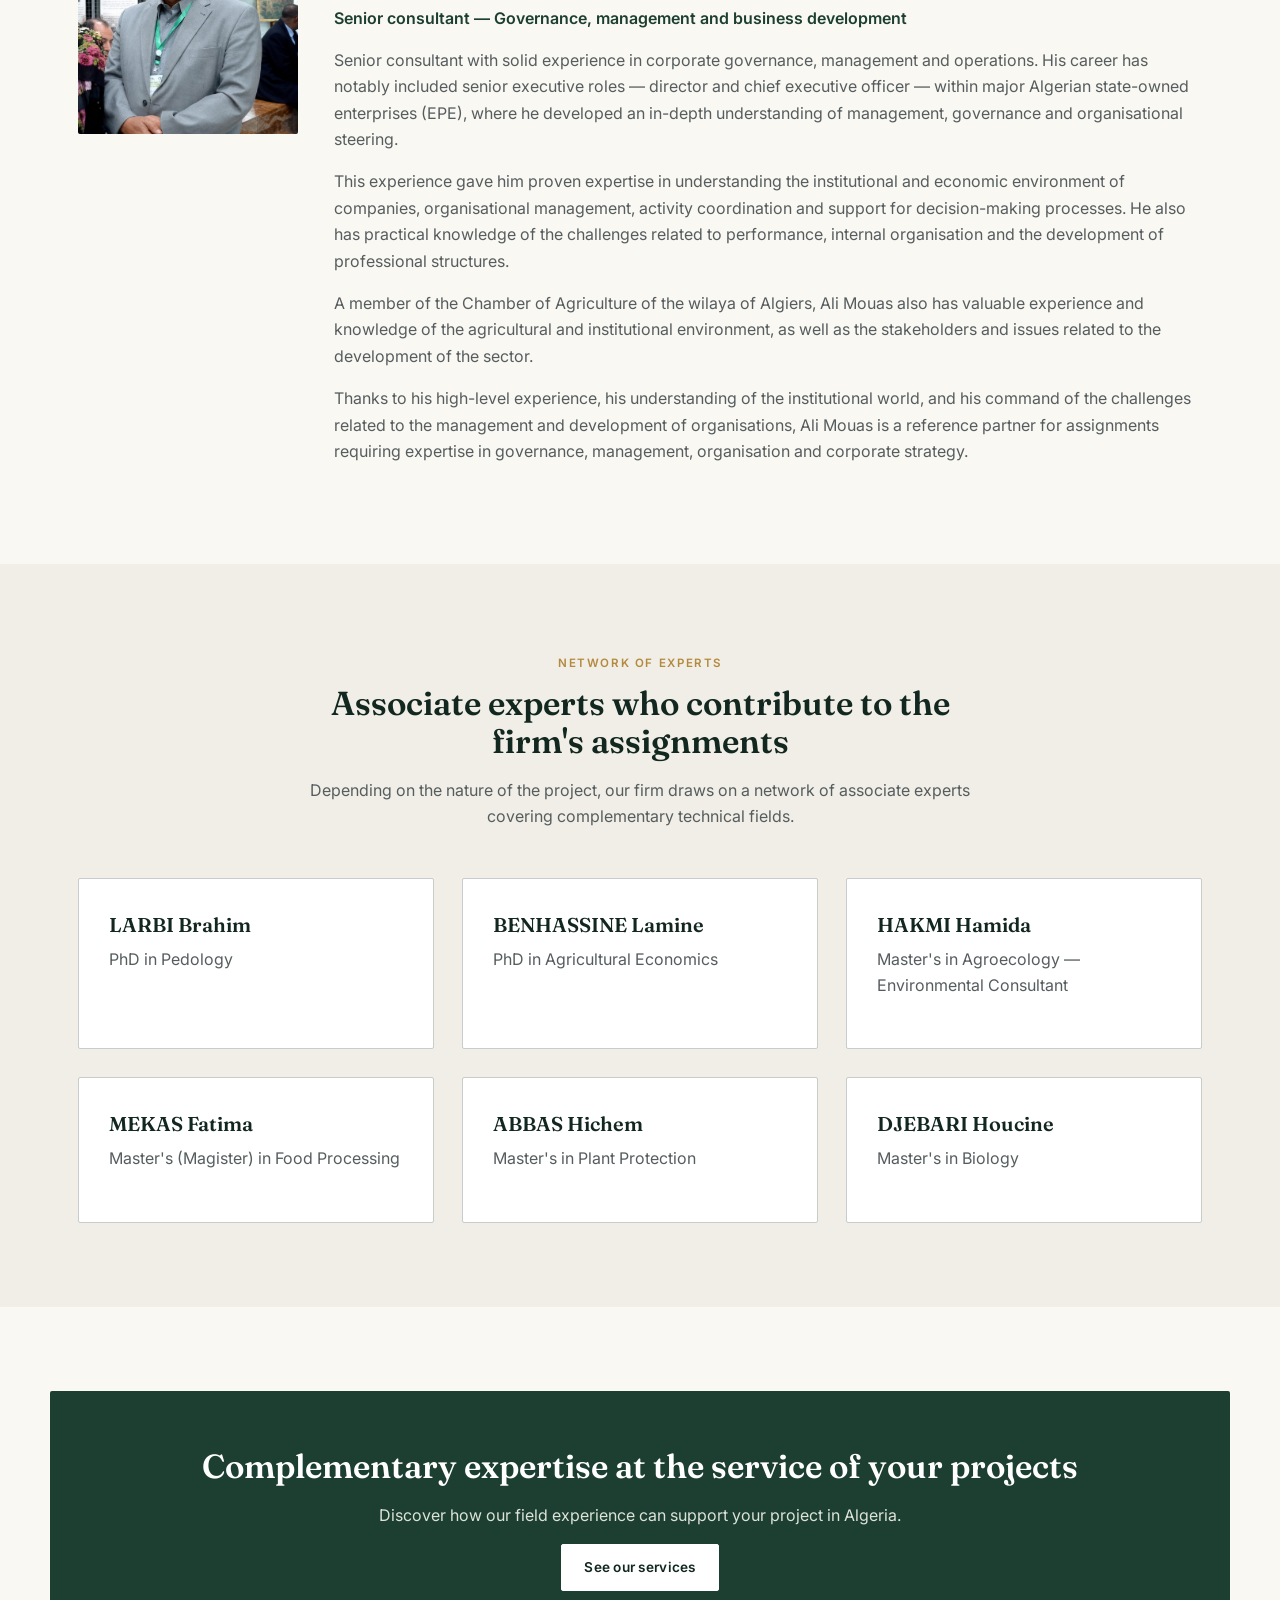
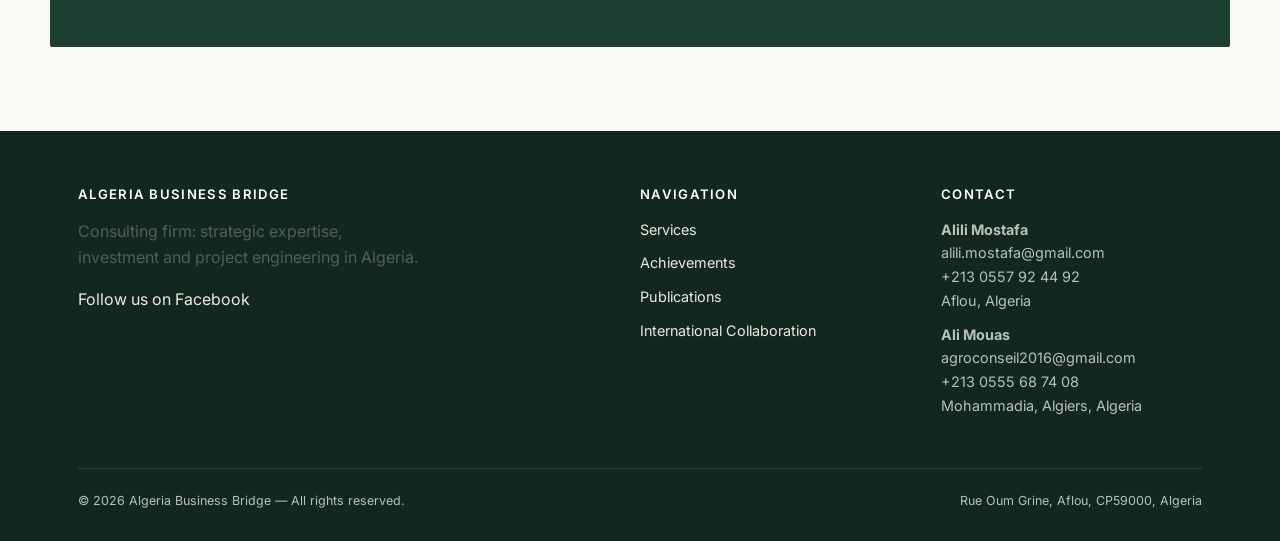
<file: en/about.html>
<!DOCTYPE html>
<html lang="en">
<head>
<meta charset="UTF-8">
<meta name="viewport" content="width=device-width, initial-scale=1.0">
<title>About — Algeria Business Bridge</title>
<meta name="description" content="Meet Alili Mostafa and Ali Mouas, senior consultants in investment, governance and business development in Algeria.">
<link rel="preconnect" href="https://fonts.googleapis.com">
<link href="https://fonts.googleapis.com/css2?family=Fraunces:opsz,wght@9..144,500;9..144,600&family=Inter:wght@400;500;600;700&display=swap" rel="stylesheet">
<link rel="stylesheet" href="../css/style.css">
<link rel="icon" href="../favicon.png" type="image/png">
</head>
<body>

<header class="site-header">
  <div class="nav-wrap">
    <a href="index.html" class="logo">
      <img src="../images/logo-mark.png" alt="" class="logo-img" style="height:40px;">
      <span>Algeria Business Bridge<span class="sub">Consulting &amp; Investment</span></span>
    </a>
    <button class="nav-toggle" aria-label="Open menu"><span></span></button>
    <nav class="primary">
      <a href="index.html">Home</a>
      <a href="about.html" class="active">About</a>
      <a href="services.html">Services</a>
      <a href="achievements.html">Achievements</a>
      <a href="publications.html">Publications</a>
      <a href="collaboration.html">International Collaboration</a>
      <a href="contact.html" class="btn outline" style="padding:9px 18px;">Contact</a>
      <a href="../a-propos.html" class="lang-switch">FR</a>
    </nav>
  </div>
</header>

<section style="padding-top:64px;padding-bottom:40px;">
  <div class="container section-head">
    <span class="eyebrow">About</span>
    <h1>Expertise built at the crossroads of several disciplines</h1>
    <p>Our firm brings together two senior consultants whose complementary backgrounds span project engineering, investment, governance and business management.</p>
  </div>
</section>

<section class="alt">
  <div class="container">
    <div class="person">
      <img src="../images/portrait-alili-mostafa.jpg" alt="Alili Mostafa, senior investment consultant">
      <div>
        <span class="eyebrow">Senior consultant</span>
        <h2>Alili Mostafa</h2>
        <p style="font-weight:600;color:var(--vert-700);">Senior investment consultant, author and arts researcher</p>
        <p>His professional path was built at the crossroads of rural engineering, agronomy, investment, computer science and territorial development. For more than fifteen years, he has supported project developers, farmers, companies and institutions in the design, analysis and implementation of development and investment projects.</p>
        <p>A graduate in forestry and soil science, with an additional degree in computer science, he has developed an approach based on the complementarity of technical skills, economic analysis, digital tools and project management.</p>
        <p>Since 2011, he has worked as a consultant and manager of a consulting firm specialising in rural engineering, agricultural projects and investment. His work includes conducting techno-economic studies, supporting investment projects, analysing and designing rural development solutions, sizing technical networks and facilities, and developing computer tools for calculation, simulation, modelling, management and decision support.</p>
        <p>Throughout his career, he has also worked with various public institutions, professional bodies, farms and private companies, giving him a practical understanding of the issues surrounding agricultural development, investment, rural development and project implementation across different regional contexts.</p>
        <p>Alongside his consulting work, he is also the author of several technical, professional, historical and philosophical books. His publications on investment, consulting and business development extend his professional experience.</p>
        <p>Today, he puts this experience and multidisciplinary vision at the service of investors, companies, institutions and project developers seeking serious analysis, independent expertise and a comprehensive approach to turn an idea or opportunity into a structured, coherent and achievable project.</p>
      </div>
    </div>
  </div>
</section>

<section>
  <div class="container">
    <div class="person">
      <img src="../images/portrait-ali-mouas.jpg" alt="Ali Mouas, senior governance and management consultant">
      <div>
        <span class="eyebrow">Senior consultant</span>
        <h2>Ali Mouas</h2>
        <p style="font-weight:600;color:var(--vert-700);">Senior consultant — Governance, management and business development</p>
        <p>Senior consultant with solid experience in corporate governance, management and operations. His career has notably included senior executive roles — director and chief executive officer — within major Algerian state-owned enterprises (EPE), where he developed an in-depth understanding of management, governance and organisational steering.</p>
        <p>This experience gave him proven expertise in understanding the institutional and economic environment of companies, organisational management, activity coordination and support for decision-making processes. He also has practical knowledge of the challenges related to performance, internal organisation and the development of professional structures.</p>
        <p>A member of the Chamber of Agriculture of the wilaya of Algiers, Ali Mouas also has valuable experience and knowledge of the agricultural and institutional environment, as well as the stakeholders and issues related to the development of the sector.</p>
        <p>Thanks to his high-level experience, his understanding of the institutional world, and his command of the challenges related to the management and development of organisations, Ali Mouas is a reference partner for assignments requiring expertise in governance, management, organisation and corporate strategy.</p>
      </div>
    </div>
  </div>
</section>

<section class="alt">
  <div class="container">
    <div class="section-head center">
      <span class="eyebrow">Network of experts</span>
      <h2>Associate experts who contribute to the firm's assignments</h2>
      <p>Depending on the nature of the project, our firm draws on a network of associate experts covering complementary technical fields.</p>
    </div>
    <div class="grid cols-3">
      <div class="card"><h3>LARBI Brahim</h3><p>PhD in Pedology</p></div>
      <div class="card"><h3>BENHASSINE Lamine</h3><p>PhD in Agricultural Economics</p></div>
      <div class="card"><h3>HAKMI Hamida</h3><p>Master's in Agroecology — Environmental Consultant</p></div>
      <div class="card"><h3>MEKAS Fatima</h3><p>Master's (Magister) in Food Processing</p></div>
      <div class="card"><h3>ABBAS Hichem</h3><p>Master's in Plant Protection</p></div>
      <div class="card"><h3>DJEBARI Houcine</h3><p>Master's in Biology</p></div>
    </div>
  </div>
</section>

<section>
  <div class="container cta-band" style="background:var(--vert-700);">
    <h2>Complementary expertise at the service of your projects</h2>
    <p>Discover how our field experience can support your project in Algeria.</p>
    <a href="services.html" class="btn on-dark">See our services</a>
  </div>
</section>

<footer class="site-footer">
  <div class="container">
    <div class="cols">
      <div>
        <h4>Algeria Business Bridge</h4>
        <p style="max-width:340px;">Consulting firm: strategic expertise, investment and project engineering in Algeria.</p>
        <a href="https://www.facebook.com/profile.php?id=61589660074435" target="_blank" rel="noopener">Follow us on Facebook</a>
      </div>
      <div>
        <h4>Navigation</h4>
        <ul>
          <li><a href="services.html">Services</a></li>
          <li><a href="achievements.html">Achievements</a></li>
          <li><a href="publications.html">Publications</a></li>
          <li><a href="collaboration.html">International Collaboration</a></li>
        </ul>
      </div>
      <div>
        <h4>Contact</h4>
        <ul>
          <li><strong>Alili Mostafa</strong><br>alili.mostafa@gmail.com<br>+213 0557 92 44 92<br>Aflou, Algeria</li>
          <li><strong>Ali Mouas</strong><br>agroconseil2016@gmail.com<br>+213 0555 68 74 08<br>Mohammadia, Algiers, Algeria</li>
        </ul>
      </div>
    </div>
    <div class="bottom">
      <span>© <span data-year></span> Algeria Business Bridge — All rights reserved.</span>
      <span>Rue Oum Grine, Aflou, CP59000, Algeria</span>
    </div>
  </div>
</footer>

<script src="../js/main.js"></script>
</body>
</html>
</file>
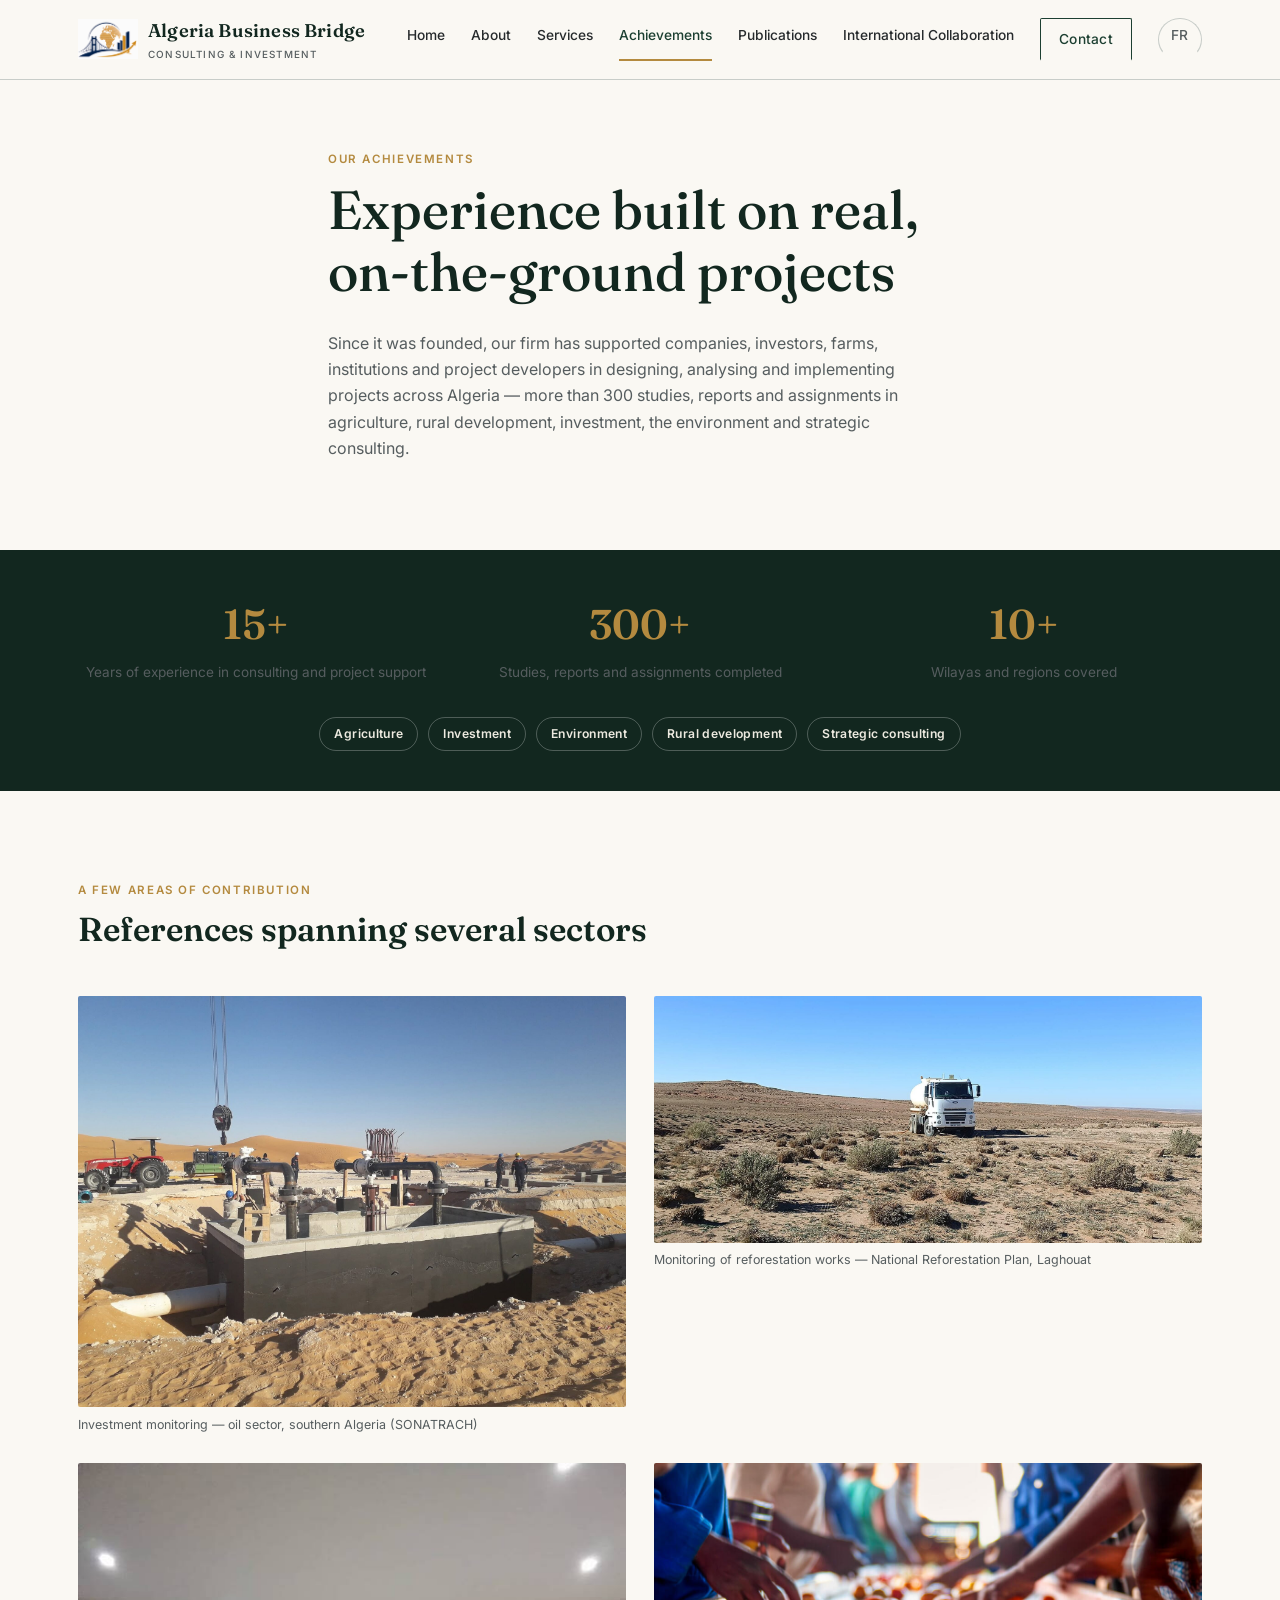
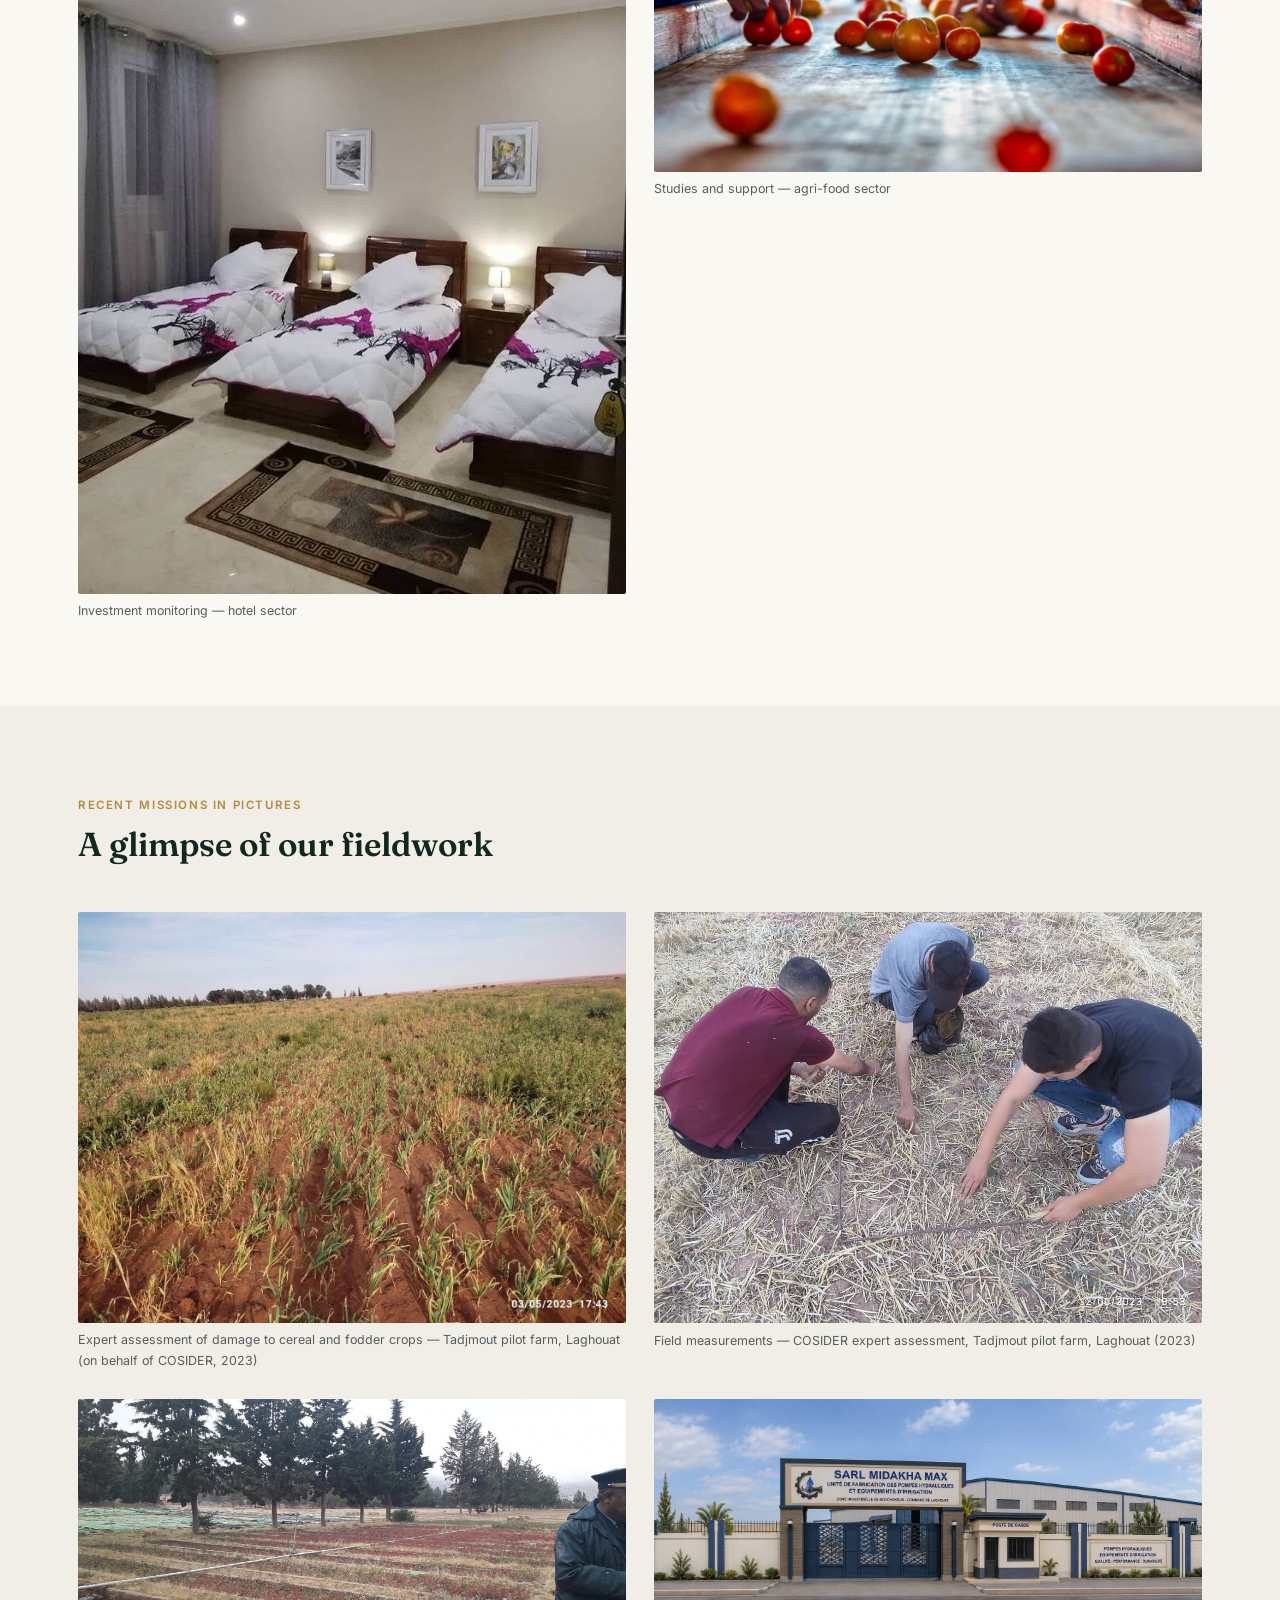
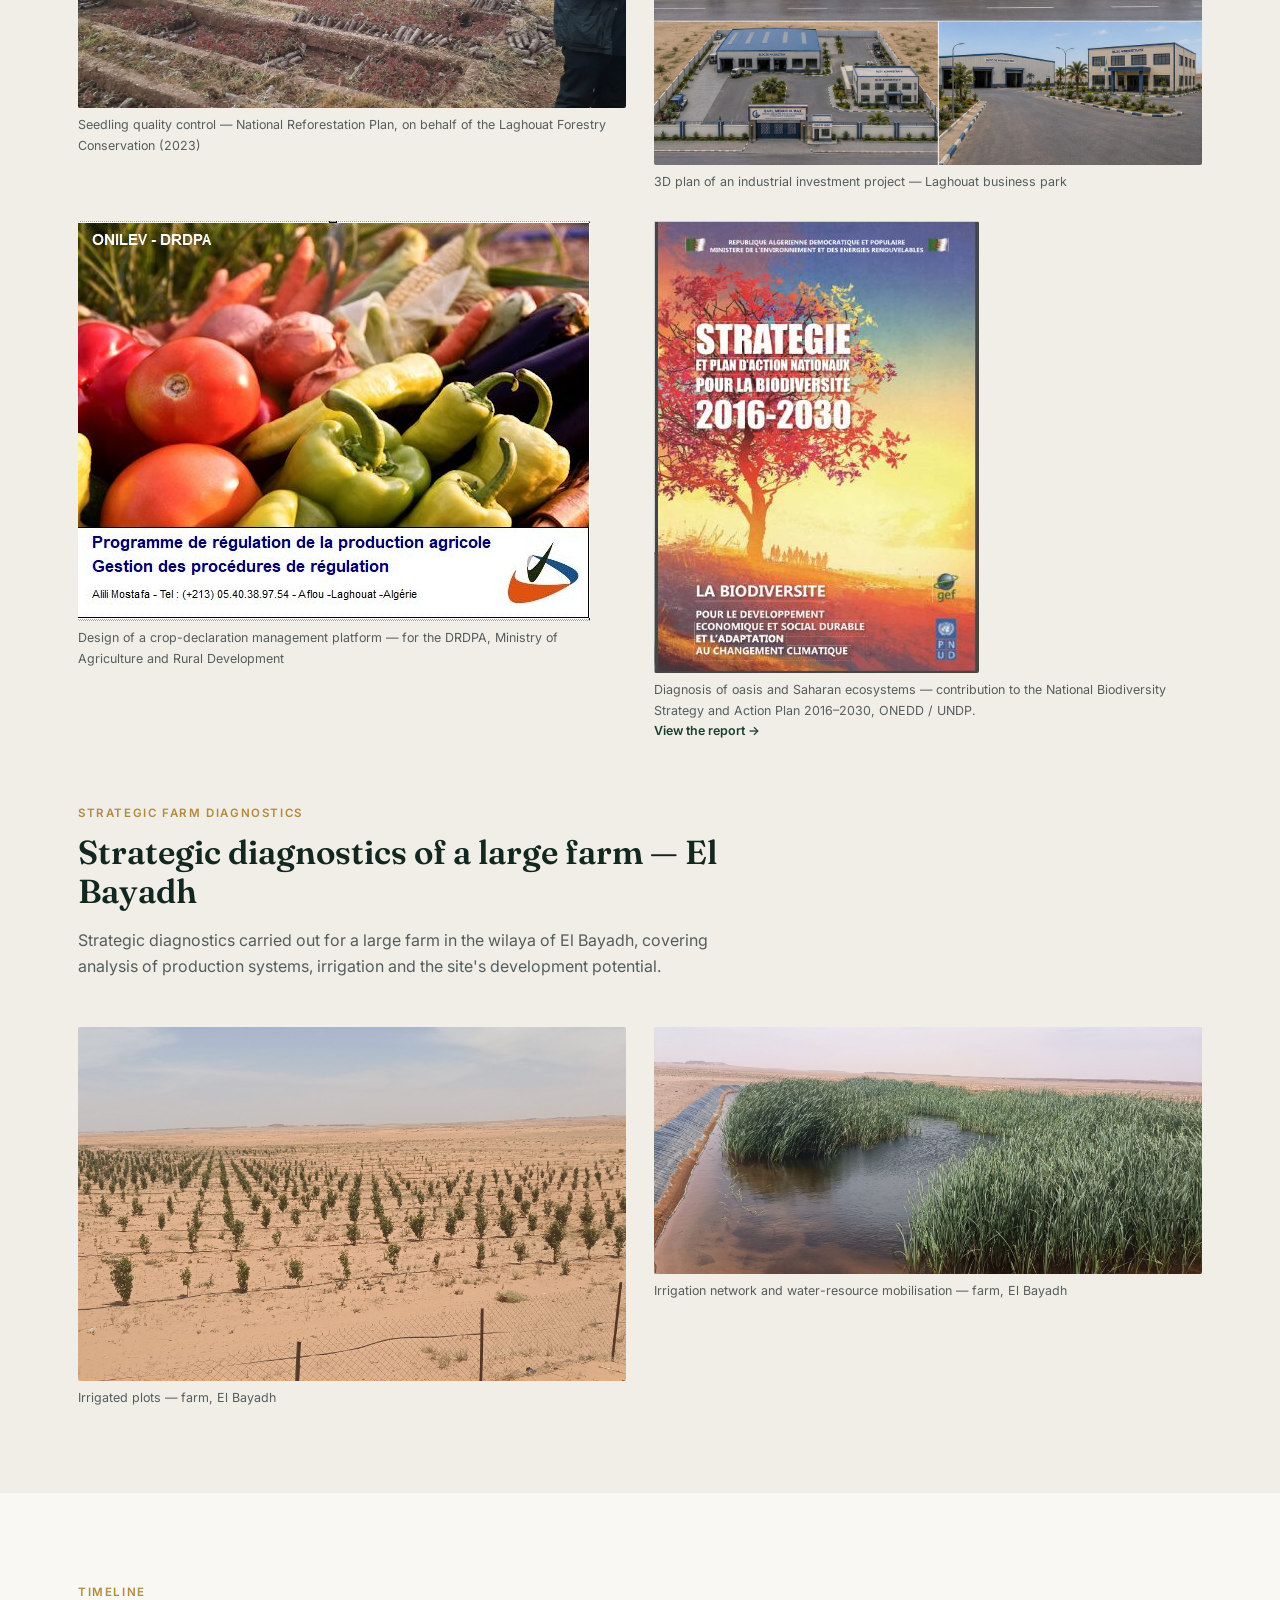
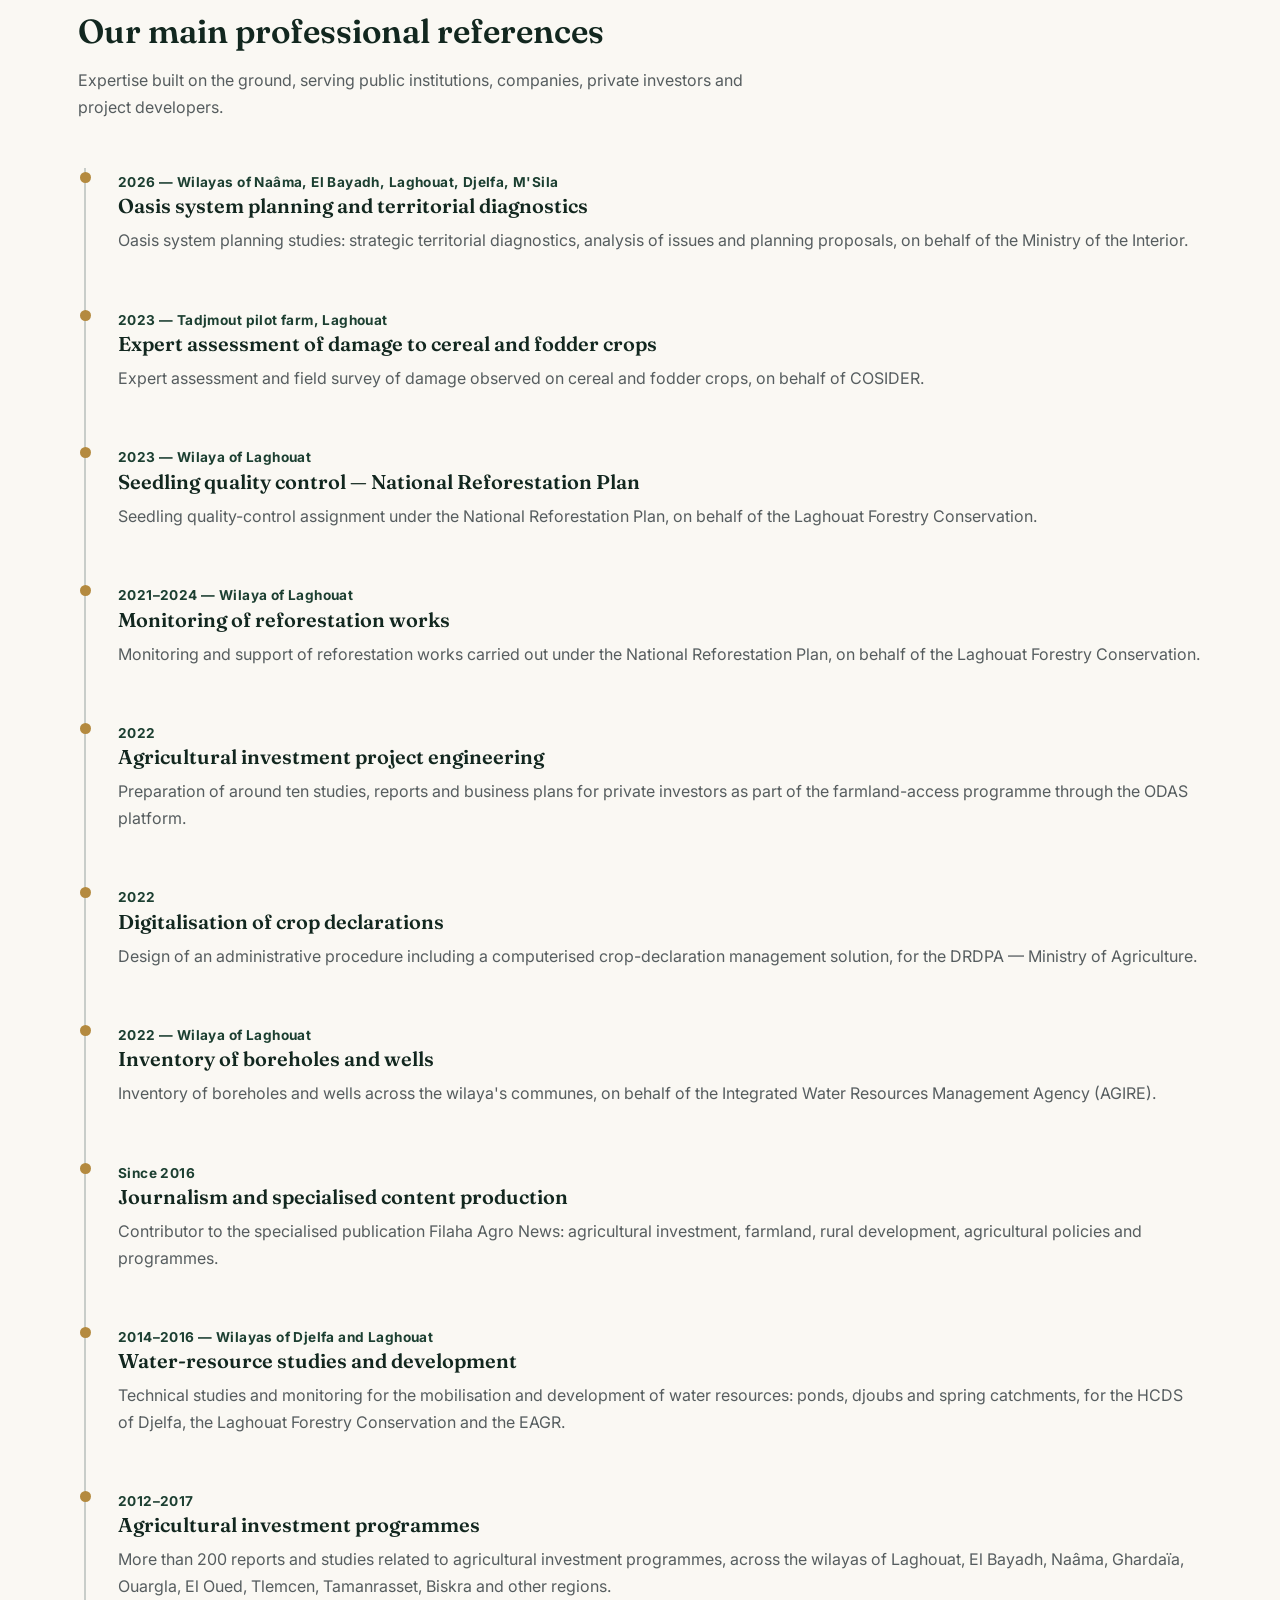
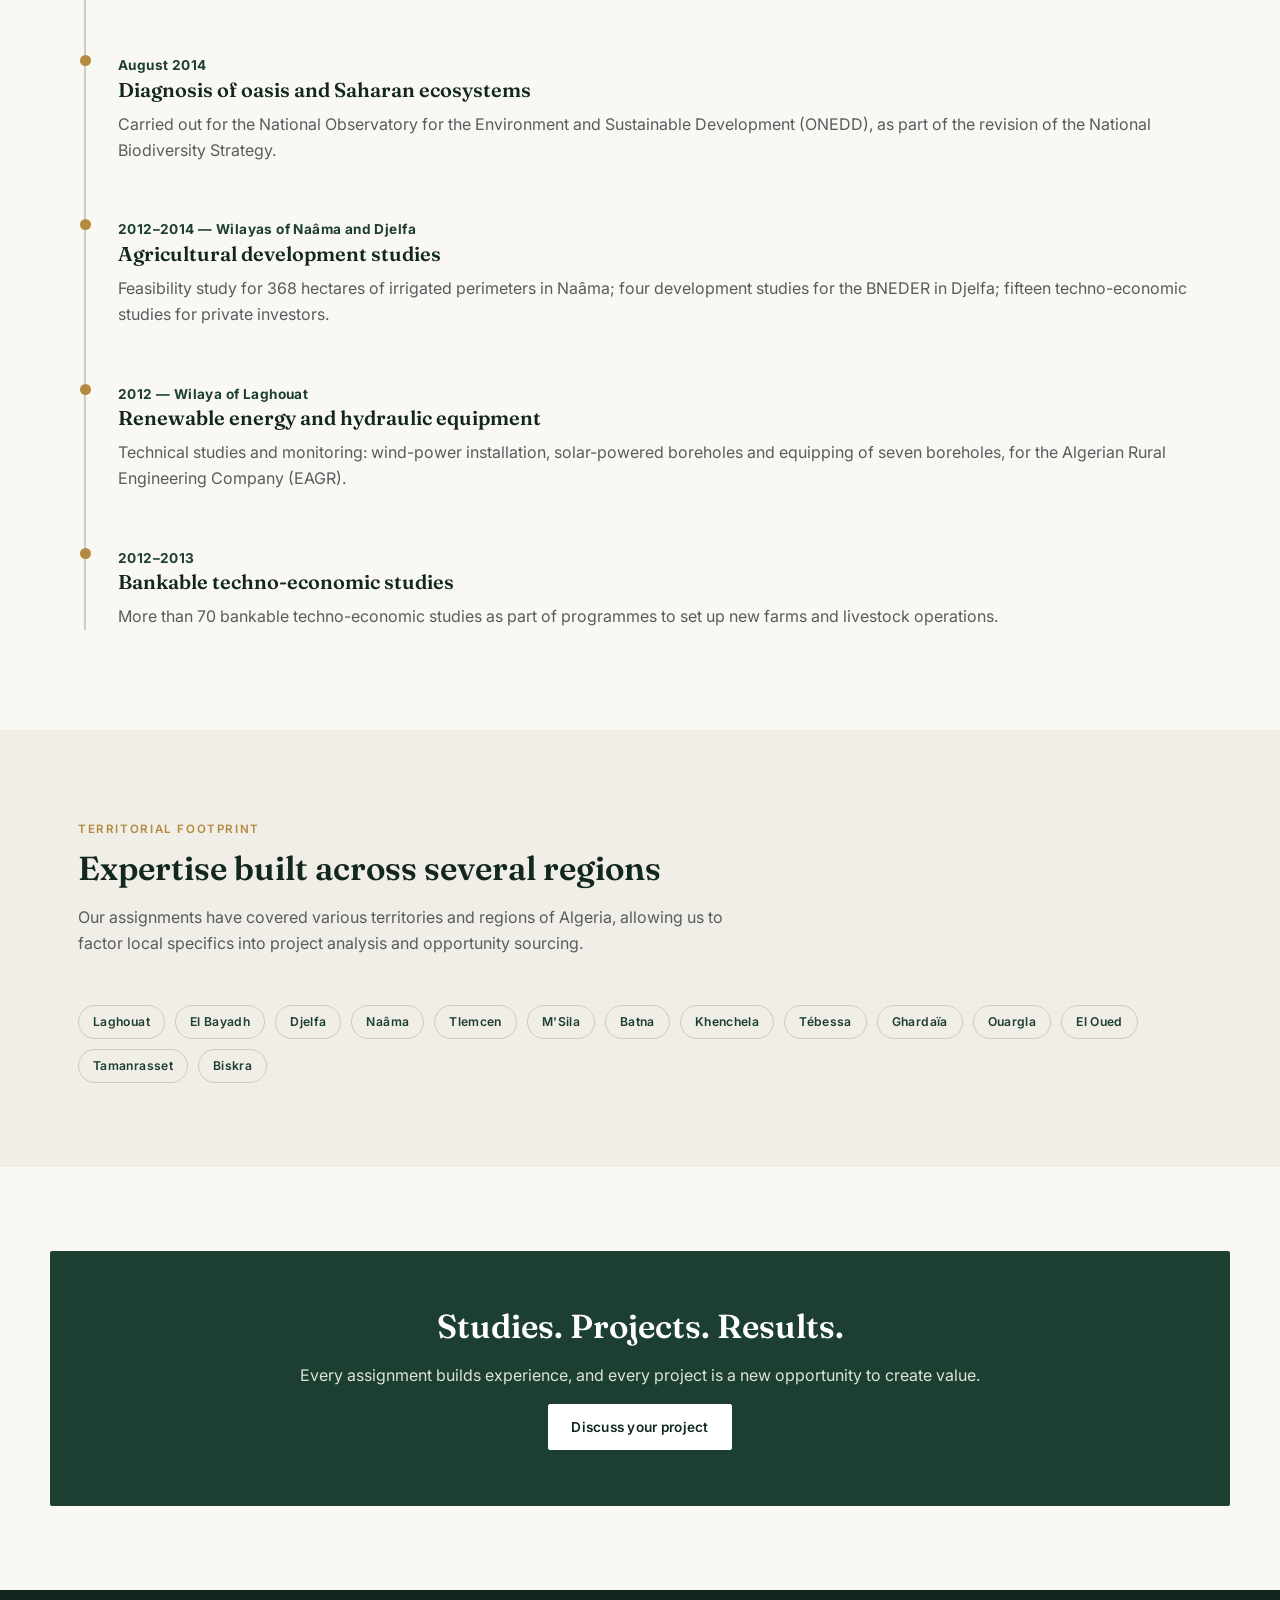
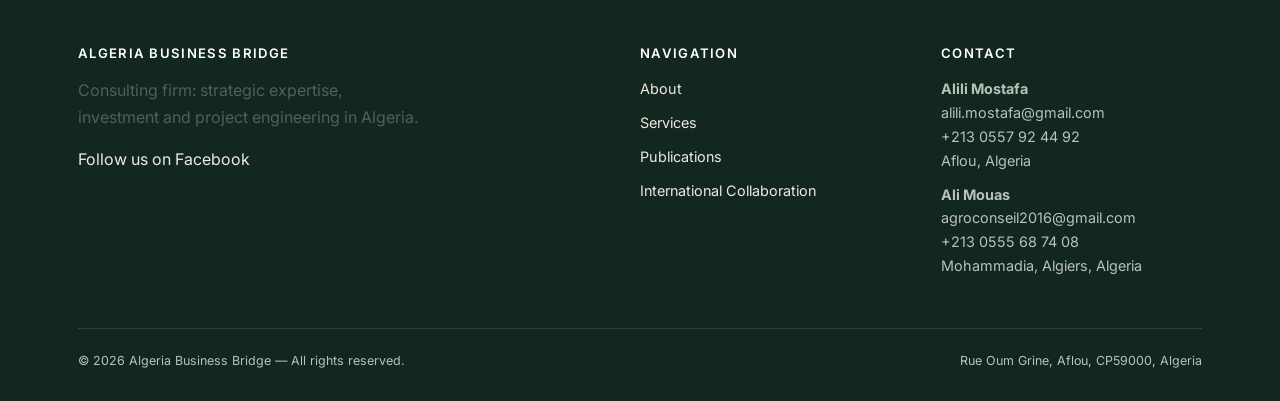
<file: en/achievements.html>
<!DOCTYPE html>
<html lang="en">
<head>
<meta charset="UTF-8">
<meta name="viewport" content="width=device-width, initial-scale=1.0">
<title>Our achievements — Algeria Business Bridge</title>
<meta name="description" content="More than 300 studies, reports and assignments carried out in Algeria in agriculture, investment, the environment and strategic consulting.">
<link rel="preconnect" href="https://fonts.googleapis.com">
<link href="https://fonts.googleapis.com/css2?family=Fraunces:opsz,wght@9..144,500;9..144,600&family=Inter:wght@400;500;600;700&display=swap" rel="stylesheet">
<link rel="stylesheet" href="../css/style.css">
<link rel="icon" href="../favicon.png" type="image/png">
</head>
<body>

<header class="site-header">
  <div class="nav-wrap">
    <a href="index.html" class="logo">
      <img src="../images/logo-mark.png" alt="" class="logo-img" style="height:40px;">
      <span>Algeria Business Bridge<span class="sub">Consulting &amp; Investment</span></span>
    </a>
    <button class="nav-toggle" aria-label="Open menu"><span></span></button>
    <nav class="primary">
      <a href="index.html">Home</a>
      <a href="about.html">About</a>
      <a href="services.html">Services</a>
      <a href="achievements.html" class="active">Achievements</a>
      <a href="publications.html">Publications</a>
      <a href="collaboration.html">International Collaboration</a>
      <a href="contact.html" class="btn outline" style="padding:9px 18px;">Contact</a>
      <a href="../realisations.html" class="lang-switch">FR</a>
    </nav>
  </div>
</header>

<section style="padding-top:64px;padding-bottom:40px;">
  <div class="container section-head">
    <span class="eyebrow">Our achievements</span>
    <h1>Experience built on real, on-the-ground projects</h1>
    <p>Since it was founded, our firm has supported companies, investors, farms, institutions and project developers in designing, analysing and implementing projects across Algeria — more than 300 studies, reports and assignments in agriculture, rural development, investment, the environment and strategic consulting.</p>
  </div>
</section>

<section class="dark" style="padding-top:40px;padding-bottom:40px;">
  <div class="container">
    <div class="grid cols-3">
      <div class="stat"><span class="num">15+</span><span class="label">Years of experience in consulting and project support</span></div>
      <div class="stat"><span class="num">300+</span><span class="label">Studies, reports and assignments completed</span></div>
      <div class="stat"><span class="num">10+</span><span class="label">Wilayas and regions covered</span></div>
    </div>
    <div class="tag-row" style="justify-content:center;margin-top:32px;">
      <span class="tag" style="border-color:rgba(255,255,255,.25);color:#EDEAE0;">Agriculture</span>
      <span class="tag" style="border-color:rgba(255,255,255,.25);color:#EDEAE0;">Investment</span>
      <span class="tag" style="border-color:rgba(255,255,255,.25);color:#EDEAE0;">Environment</span>
      <span class="tag" style="border-color:rgba(255,255,255,.25);color:#EDEAE0;">Rural development</span>
      <span class="tag" style="border-color:rgba(255,255,255,.25);color:#EDEAE0;">Strategic consulting</span>
    </div>
  </div>
</section>

<section>
  <div class="container">
    <div class="section-head">
      <span class="eyebrow">A few areas of contribution</span>
      <h2>References spanning several sectors</h2>
    </div>
    <div class="grid cols-2">
      <figure>
        <img src="../images/realisation-petrolier-sonatrach.jpg" alt="Oil-sector investment monitoring, SONATRACH, southern Algeria">
        <figcaption>Investment monitoring — oil sector, southern Algeria (SONATRACH)</figcaption>
      </figure>
      <figure>
        <img src="../images/realisation-reboisement.jpg" alt="Monitoring of reforestation works in the wilaya of Laghouat">
        <figcaption>Monitoring of reforestation works — National Reforestation Plan, Laghouat</figcaption>
      </figure>
      <figure>
        <img src="../images/realisation-hotelier.jpg" alt="Investment monitoring in the hotel sector">
        <figcaption>Investment monitoring — hotel sector</figcaption>
      </figure>
      <figure>
        <img src="../images/investissement-agroalimentaire.jpg" alt="Investment in the agri-food sector">
        <figcaption>Studies and support — agri-food sector</figcaption>
      </figure>
    </div>
  </div>
</section>

<section class="alt">
  <div class="container">
    <div class="section-head">
      <span class="eyebrow">Recent missions in pictures</span>
      <h2>A glimpse of our fieldwork</h2>
    </div>
    <div class="grid cols-2">
      <figure>
        <img src="../images/mission-cosider-1.jpg" alt="Expert assessment of damage to cereal and fodder crops, Tadjmout pilot farm, Laghouat">
        <figcaption>Expert assessment of damage to cereal and fodder crops — Tadjmout pilot farm, Laghouat (on behalf of COSIDER, 2023)</figcaption>
      </figure>
      <figure>
        <img src="../images/mission-cosider-2.jpg" alt="Field measurements during the 2023 COSIDER expert assessment">
        <figcaption>Field measurements — COSIDER expert assessment, Tadjmout pilot farm, Laghouat (2023)</figcaption>
      </figure>
      <figure>
        <img src="../images/mission-pnr-laghouat.jpg" alt="Seedling quality control, National Reforestation Plan, Laghouat">
        <figcaption>Seedling quality control — National Reforestation Plan, on behalf of the Laghouat Forestry Conservation (2023)</figcaption>
      </figure>
      <figure>
        <img src="../images/plan3d-industriel-laghouat.jpg" alt="3D plan of an industrial investment project, Laghouat business park">
        <figcaption>3D plan of an industrial investment project — Laghouat business park</figcaption>
      </figure>
      <figure>
        <img src="../images/logiciel-declaration-cultures.jpg" alt="Crop declaration platform, Ministry of Agriculture and Rural Development">
        <figcaption>Design of a crop-declaration management platform — for the DRDPA, Ministry of Agriculture and Rural Development</figcaption>
      </figure>
      <figure>
        <img src="../images/publication-biodiversite.jpg" alt="Cover of the National Biodiversity Strategy and Action Plan 2016-2030 report">
        <figcaption>Diagnosis of oasis and Saharan ecosystems — contribution to the National Biodiversity Strategy and Action Plan 2016–2030, ONEDD / UNDP.
          <br><a href="https://www.undp.org/fr/algeria/publications/strategie-et-plan-daction-nationale-pour-la-biodiversite-2016-2030" target="_blank" rel="noopener" style="color:var(--vert-700);font-weight:600;">View the report →</a>
        </figcaption>
      </figure>
    </div>

    <div class="section-head" style="margin-top:56px;">
      <span class="eyebrow">Strategic farm diagnostics</span>
      <h2>Strategic diagnostics of a large farm — El Bayadh</h2>
      <p>Strategic diagnostics carried out for a large farm in the wilaya of El Bayadh, covering analysis of production systems, irrigation and the site's development potential.</p>
    </div>
    <div class="grid cols-2">
      <figure>
        <img src="../images/diagnostic-elbayadh-1.jpg" alt="Irrigated plots of a farm assessed in El Bayadh">
        <figcaption>Irrigated plots — farm, El Bayadh</figcaption>
      </figure>
      <figure>
        <img src="../images/diagnostic-elbayadh-2.jpg" alt="Irrigation network of a farm assessed in El Bayadh">
        <figcaption>Irrigation network and water-resource mobilisation — farm, El Bayadh</figcaption>
      </figure>
    </div>
  </div>
</section>

<section>
  <div class="container">
    <div class="section-head">
      <span class="eyebrow">Timeline</span>
      <h2>Our main professional references</h2>
      <p>Expertise built on the ground, serving public institutions, companies, private investors and project developers.</p>
    </div>

    <div class="timeline">
      <div class="item">
        <span class="year">2026 — Wilayas of Naâma, El Bayadh, Laghouat, Djelfa, M'Sila</span>
        <h3>Oasis system planning and territorial diagnostics</h3>
        <p>Oasis system planning studies: strategic territorial diagnostics, analysis of issues and planning proposals, on behalf of the Ministry of the Interior.</p>
      </div>
      <div class="item">
        <span class="year">2023 — Tadjmout pilot farm, Laghouat</span>
        <h3>Expert assessment of damage to cereal and fodder crops</h3>
        <p>Expert assessment and field survey of damage observed on cereal and fodder crops, on behalf of COSIDER.</p>
      </div>
      <div class="item">
        <span class="year">2023 — Wilaya of Laghouat</span>
        <h3>Seedling quality control — National Reforestation Plan</h3>
        <p>Seedling quality-control assignment under the National Reforestation Plan, on behalf of the Laghouat Forestry Conservation.</p>
      </div>
      <div class="item">
        <span class="year">2021–2024 — Wilaya of Laghouat</span>
        <h3>Monitoring of reforestation works</h3>
        <p>Monitoring and support of reforestation works carried out under the National Reforestation Plan, on behalf of the Laghouat Forestry Conservation.</p>
      </div>
      <div class="item">
        <span class="year">2022</span>
        <h3>Agricultural investment project engineering</h3>
        <p>Preparation of around ten studies, reports and business plans for private investors as part of the farmland-access programme through the ODAS platform.</p>
      </div>
      <div class="item">
        <span class="year">2022</span>
        <h3>Digitalisation of crop declarations</h3>
        <p>Design of an administrative procedure including a computerised crop-declaration management solution, for the DRDPA — Ministry of Agriculture.</p>
      </div>
      <div class="item">
        <span class="year">2022 — Wilaya of Laghouat</span>
        <h3>Inventory of boreholes and wells</h3>
        <p>Inventory of boreholes and wells across the wilaya's communes, on behalf of the Integrated Water Resources Management Agency (AGIRE).</p>
      </div>
      <div class="item">
        <span class="year">Since 2016</span>
        <h3>Journalism and specialised content production</h3>
        <p>Contributor to the specialised publication Filaha Agro News: agricultural investment, farmland, rural development, agricultural policies and programmes.</p>
      </div>
      <div class="item">
        <span class="year">2014–2016 — Wilayas of Djelfa and Laghouat</span>
        <h3>Water-resource studies and development</h3>
        <p>Technical studies and monitoring for the mobilisation and development of water resources: ponds, djoubs and spring catchments, for the HCDS of Djelfa, the Laghouat Forestry Conservation and the EAGR.</p>
      </div>
      <div class="item">
        <span class="year">2012–2017</span>
        <h3>Agricultural investment programmes</h3>
        <p>More than 200 reports and studies related to agricultural investment programmes, across the wilayas of Laghouat, El Bayadh, Naâma, Ghardaïa, Ouargla, El Oued, Tlemcen, Tamanrasset, Biskra and other regions.</p>
      </div>
      <div class="item">
        <span class="year">August 2014</span>
        <h3>Diagnosis of oasis and Saharan ecosystems</h3>
        <p>Carried out for the National Observatory for the Environment and Sustainable Development (ONEDD), as part of the revision of the National Biodiversity Strategy.</p>
      </div>
      <div class="item">
        <span class="year">2012–2014 — Wilayas of Naâma and Djelfa</span>
        <h3>Agricultural development studies</h3>
        <p>Feasibility study for 368 hectares of irrigated perimeters in Naâma; four development studies for the BNEDER in Djelfa; fifteen techno-economic studies for private investors.</p>
      </div>
      <div class="item">
        <span class="year">2012 — Wilaya of Laghouat</span>
        <h3>Renewable energy and hydraulic equipment</h3>
        <p>Technical studies and monitoring: wind-power installation, solar-powered boreholes and equipping of seven boreholes, for the Algerian Rural Engineering Company (EAGR).</p>
      </div>
      <div class="item">
        <span class="year">2012–2013</span>
        <h3>Bankable techno-economic studies</h3>
        <p>More than 70 bankable techno-economic studies as part of programmes to set up new farms and livestock operations.</p>
      </div>
    </div>
  </div>
</section>

<section class="alt">
  <div class="container">
    <div class="section-head">
      <span class="eyebrow">Territorial footprint</span>
      <h2>Expertise built across several regions</h2>
      <p>Our assignments have covered various territories and regions of Algeria, allowing us to factor local specifics into project analysis and opportunity sourcing.</p>
    </div>
    <div class="tag-row">
      <span class="tag">Laghouat</span>
      <span class="tag">El Bayadh</span>
      <span class="tag">Djelfa</span>
      <span class="tag">Naâma</span>
      <span class="tag">Tlemcen</span>
      <span class="tag">M'Sila</span>
      <span class="tag">Batna</span>
      <span class="tag">Khenchela</span>
      <span class="tag">Tébessa</span>
      <span class="tag">Ghardaïa</span>
      <span class="tag">Ouargla</span>
      <span class="tag">El Oued</span>
      <span class="tag">Tamanrasset</span>
      <span class="tag">Biskra</span>
    </div>
  </div>
</section>

<section>
  <div class="container cta-band" style="background:var(--vert-700);">
    <h2>Studies. Projects. Results.</h2>
    <p>Every assignment builds experience, and every project is a new opportunity to create value.</p>
    <a href="contact.html" class="btn on-dark">Discuss your project</a>
  </div>
</section>

<footer class="site-footer">
  <div class="container">
    <div class="cols">
      <div>
        <h4>Algeria Business Bridge</h4>
        <p style="max-width:340px;">Consulting firm: strategic expertise, investment and project engineering in Algeria.</p>
        <a href="https://www.facebook.com/profile.php?id=61589660074435" target="_blank" rel="noopener">Follow us on Facebook</a>
      </div>
      <div>
        <h4>Navigation</h4>
        <ul>
          <li><a href="about.html">About</a></li>
          <li><a href="services.html">Services</a></li>
          <li><a href="publications.html">Publications</a></li>
          <li><a href="collaboration.html">International Collaboration</a></li>
        </ul>
      </div>
      <div>
        <h4>Contact</h4>
        <ul>
          <li><strong>Alili Mostafa</strong><br>alili.mostafa@gmail.com<br>+213 0557 92 44 92<br>Aflou, Algeria</li>
          <li><strong>Ali Mouas</strong><br>agroconseil2016@gmail.com<br>+213 0555 68 74 08<br>Mohammadia, Algiers, Algeria</li>
        </ul>
      </div>
    </div>
    <div class="bottom">
      <span>© <span data-year></span> Algeria Business Bridge — All rights reserved.</span>
      <span>Rue Oum Grine, Aflou, CP59000, Algeria</span>
    </div>
  </div>
</footer>

<script src="../js/main.js"></script>
</body>
</html>
</file>
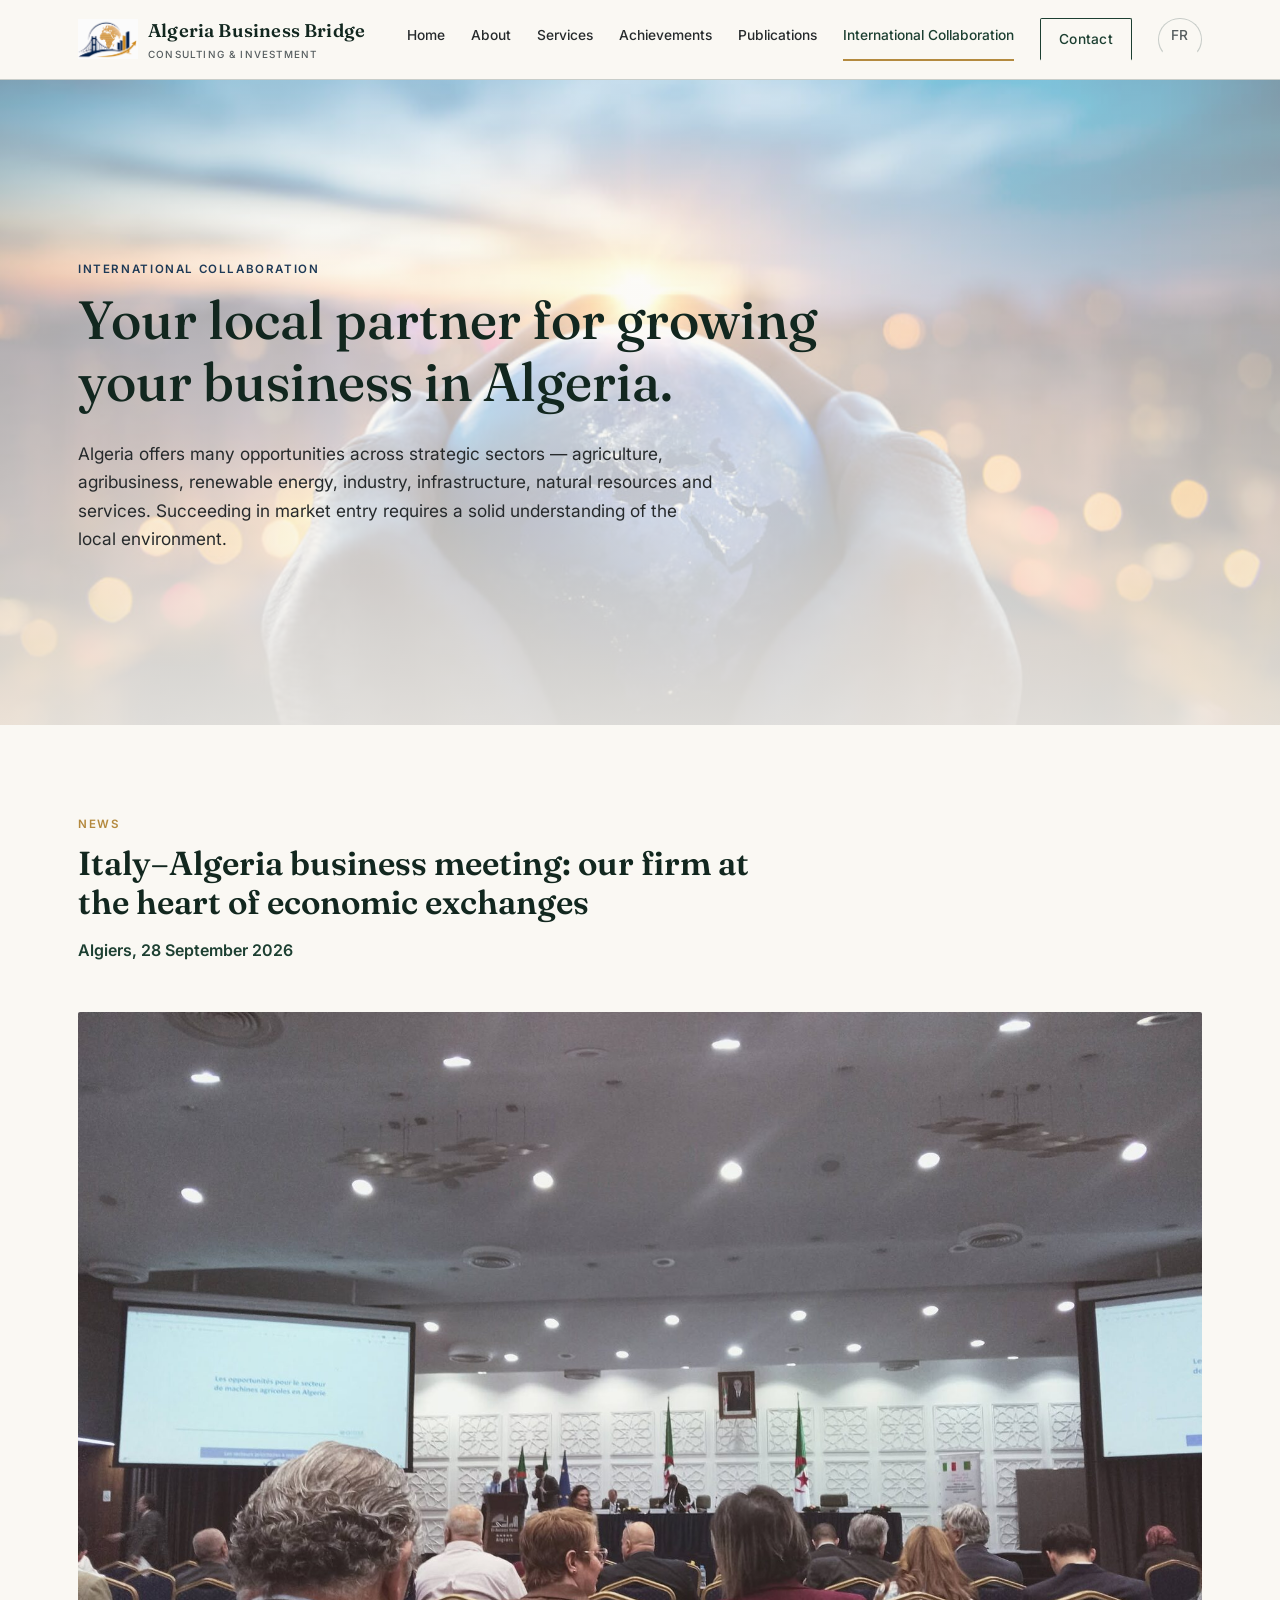
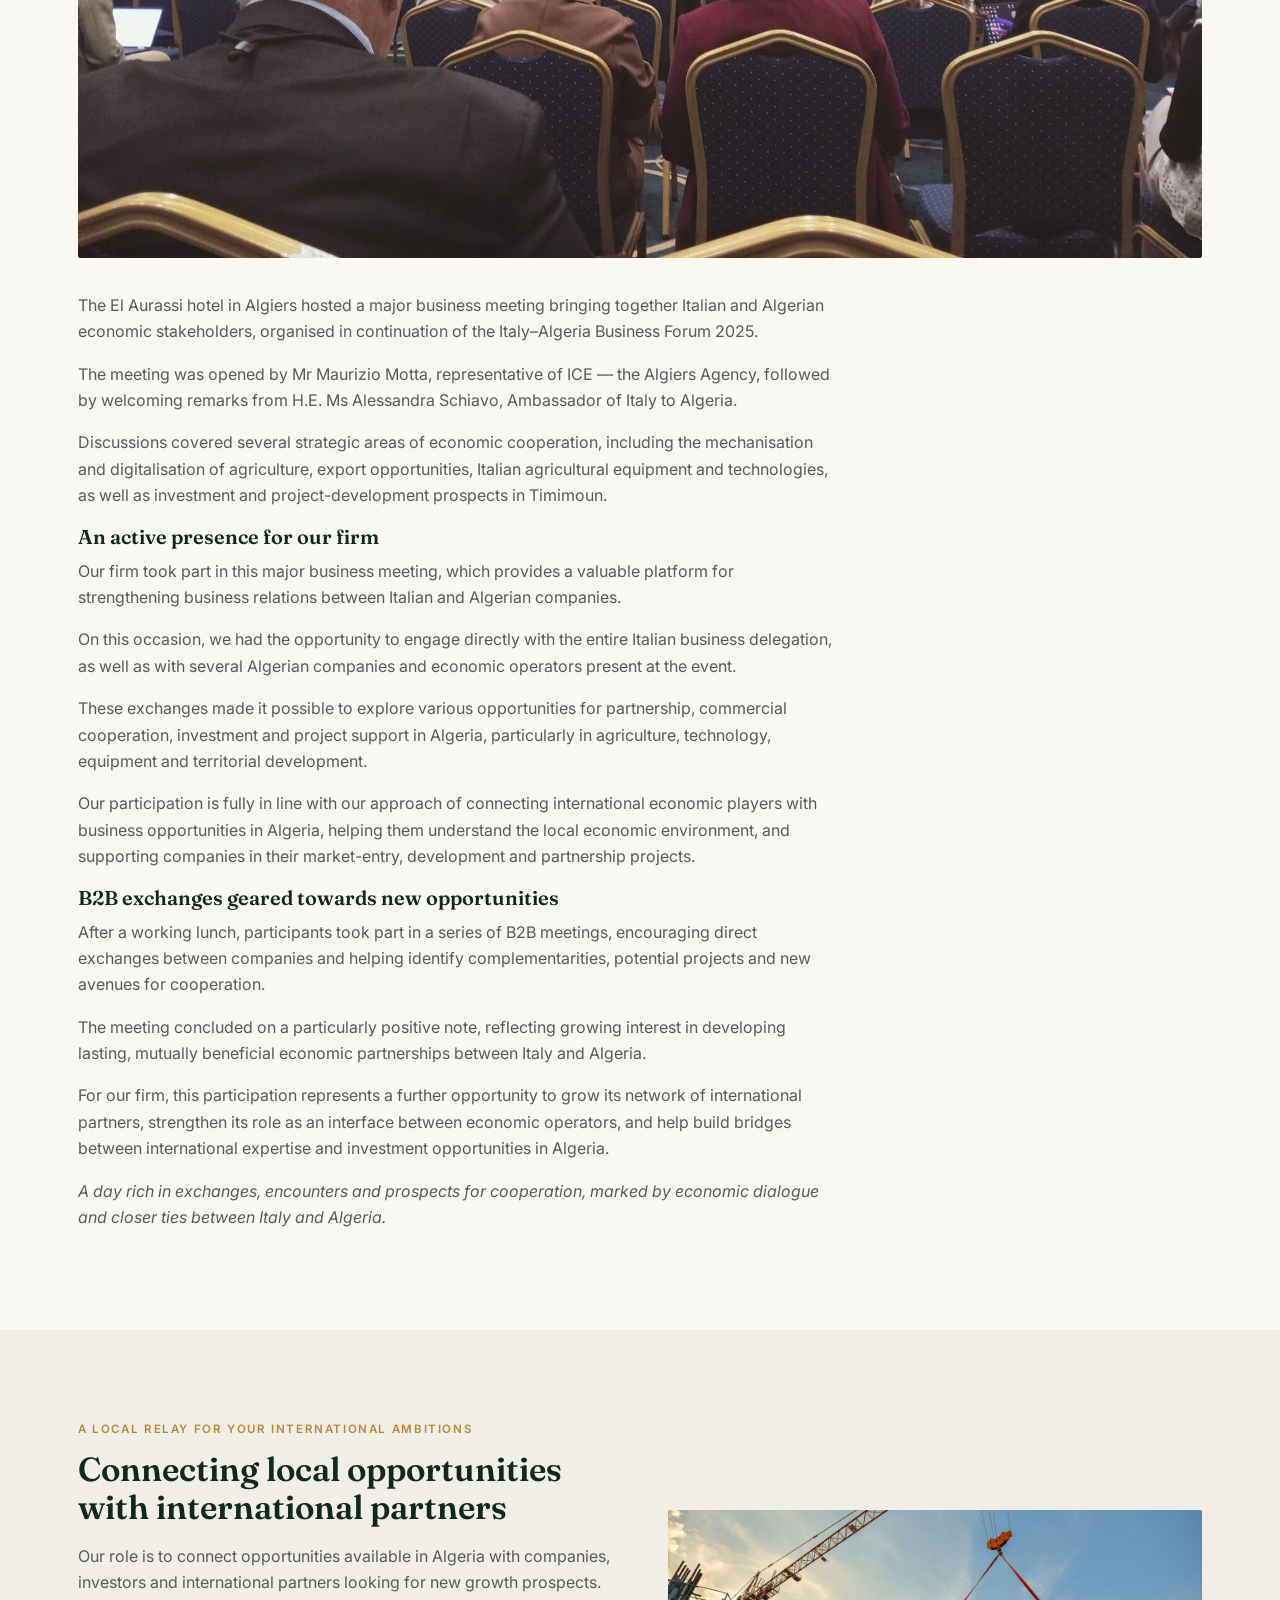
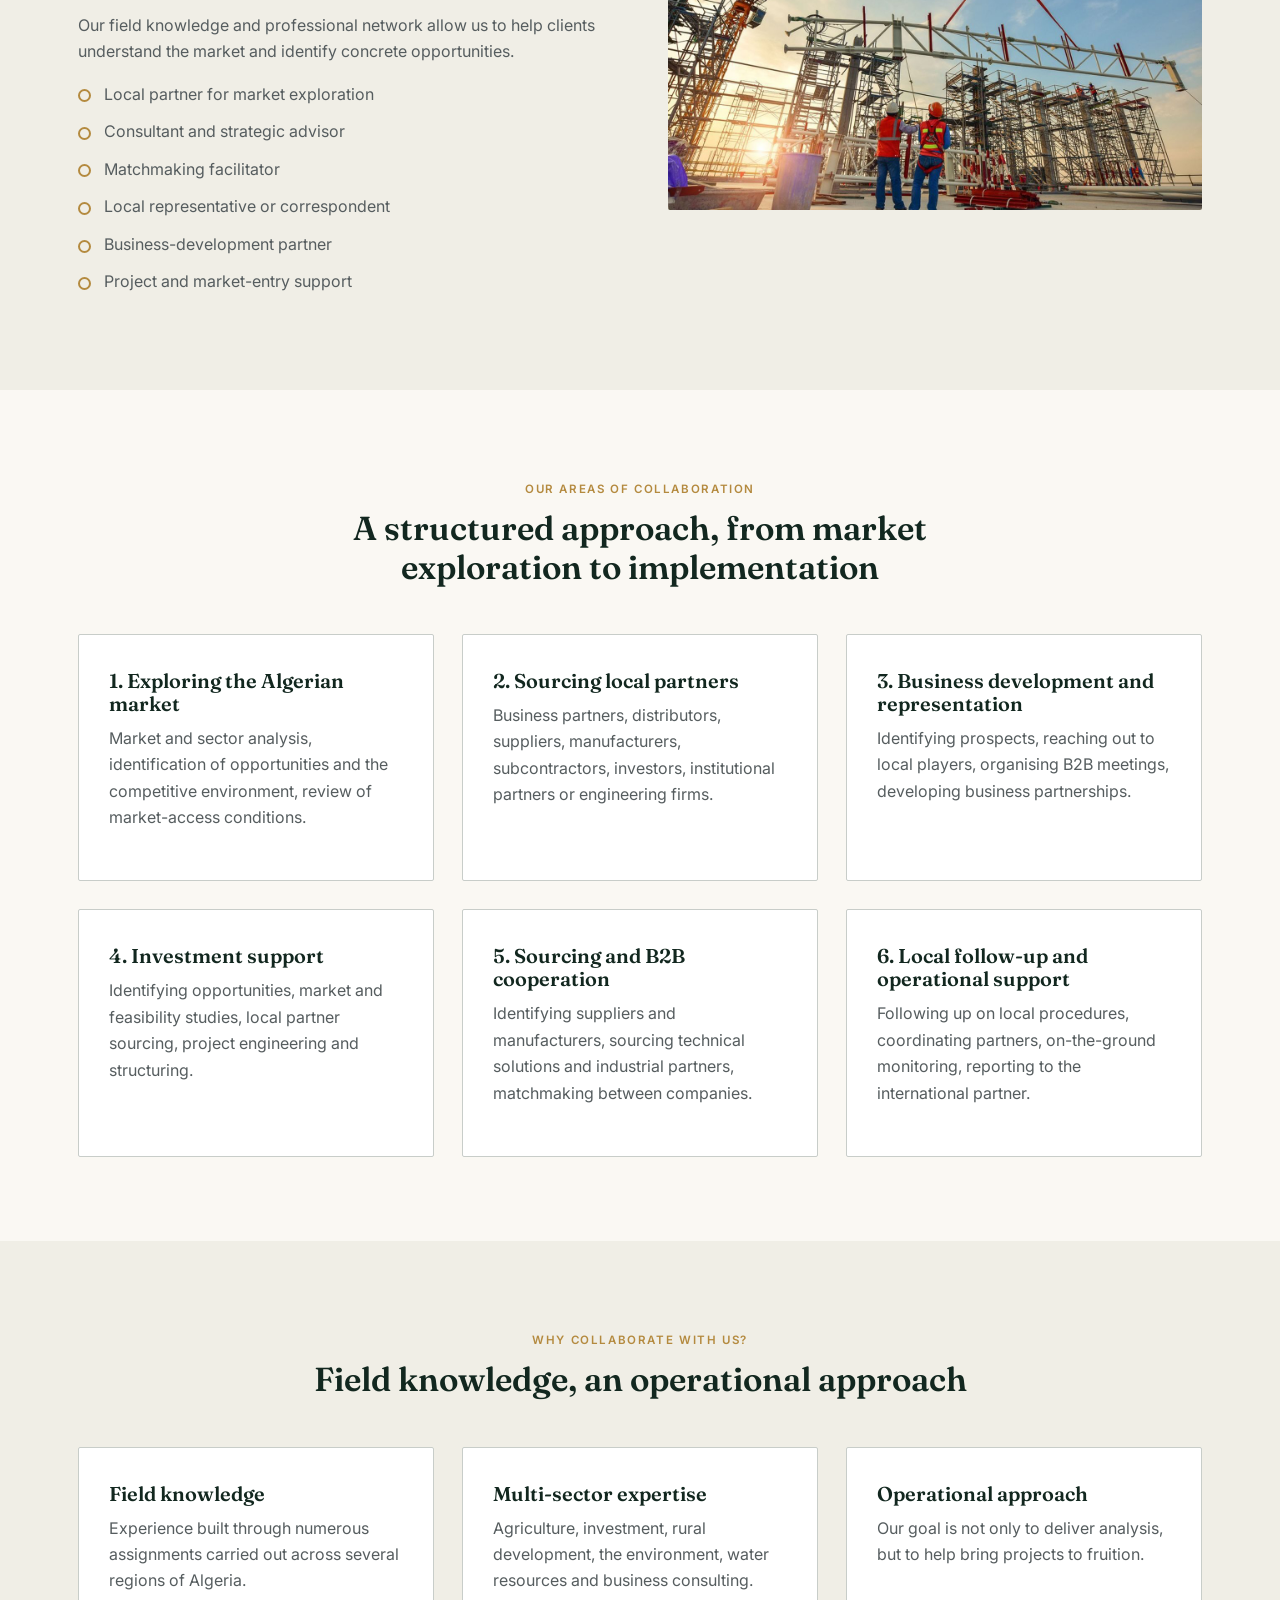
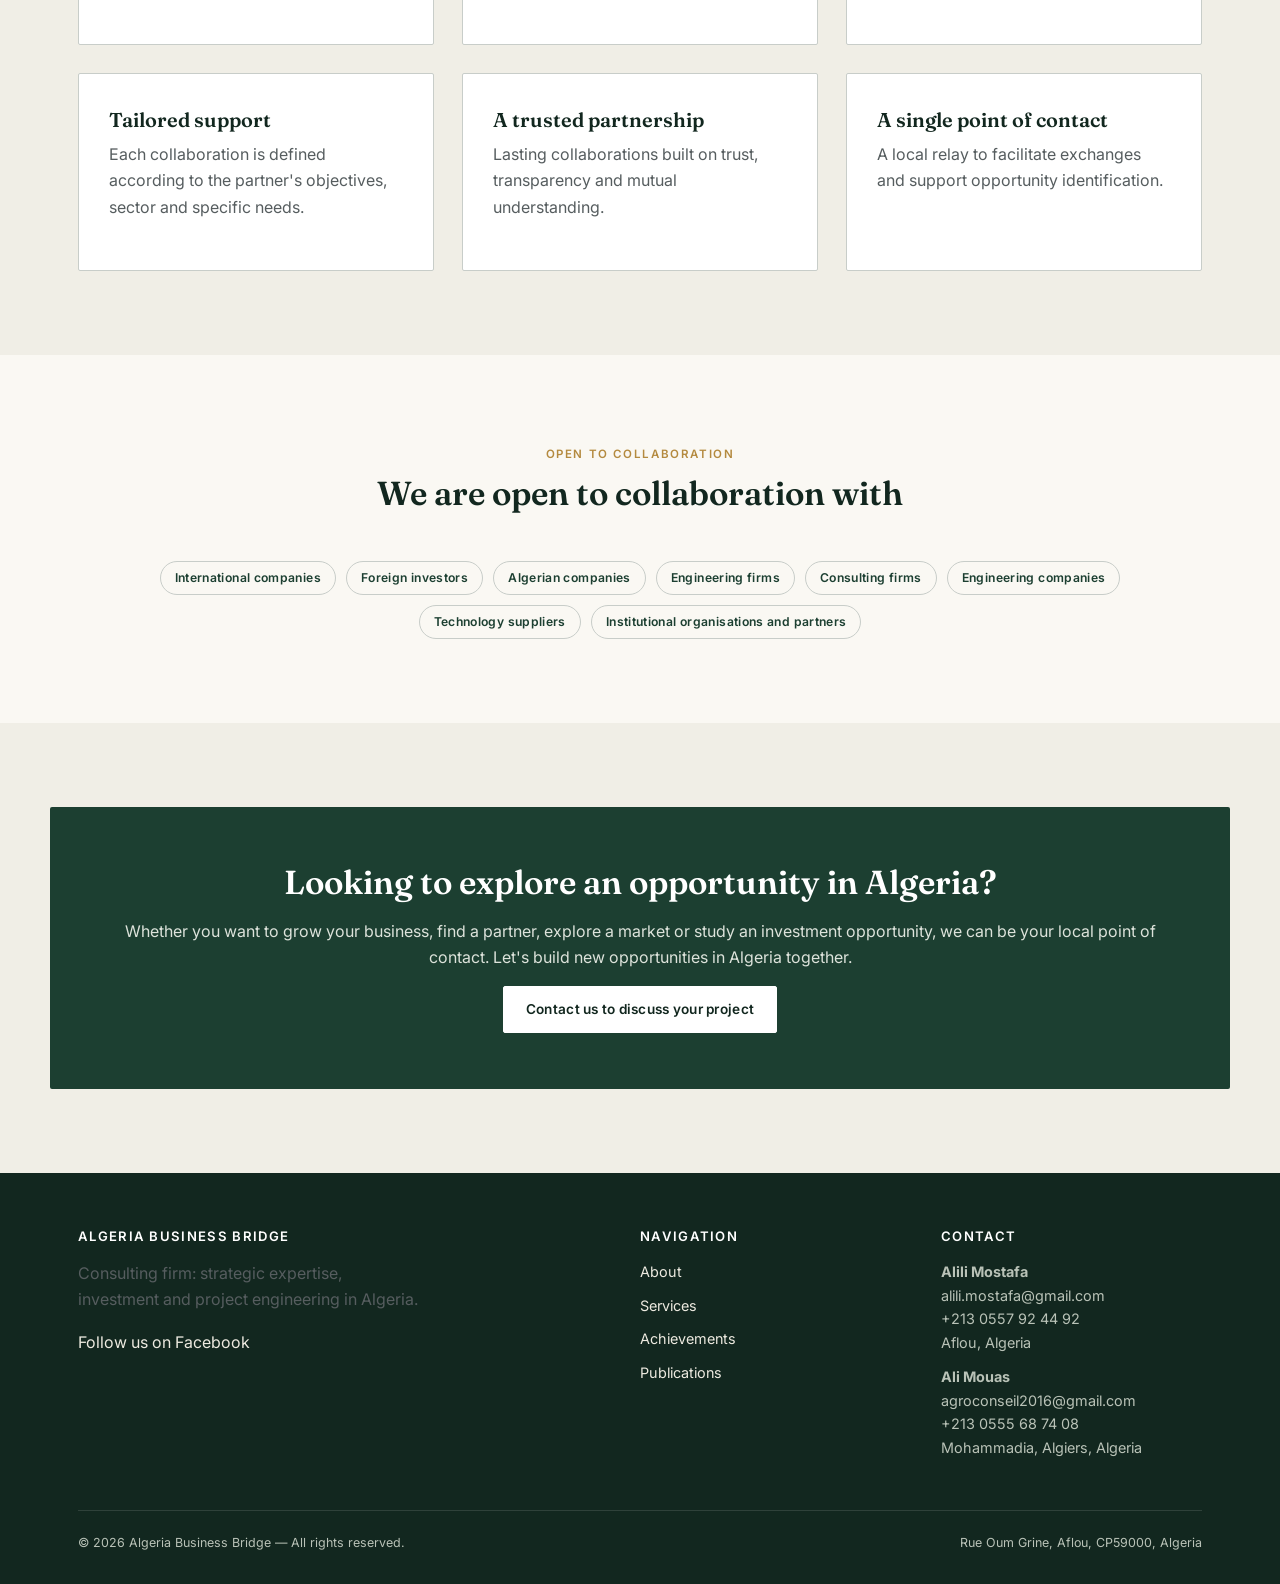
<file: en/collaboration.html>
<!DOCTYPE html>
<html lang="en">
<head>
<meta charset="UTF-8">
<meta name="viewport" content="width=device-width, initial-scale=1.0">
<title>International Collaboration — Algeria Business Bridge</title>
<meta name="description" content="Your local partner to explore the Algerian market, find partners and grow your business in Algeria.">
<link rel="preconnect" href="https://fonts.googleapis.com">
<link href="https://fonts.googleapis.com/css2?family=Fraunces:opsz,wght@9..144,500;9..144,600&family=Inter:wght@400;500;600;700&display=swap" rel="stylesheet">
<link rel="stylesheet" href="../css/style.css">
<link rel="icon" href="../favicon.png" type="image/png">
</head>
<body>

<header class="site-header">
  <div class="nav-wrap">
    <a href="index.html" class="logo">
      <img src="../images/logo-mark.png" alt="" class="logo-img" style="height:40px;">
      <span>Algeria Business Bridge<span class="sub">Consulting &amp; Investment</span></span>
    </a>
    <button class="nav-toggle" aria-label="Open menu"><span></span></button>
    <nav class="primary">
      <a href="index.html">Home</a>
      <a href="about.html">About</a>
      <a href="services.html">Services</a>
      <a href="achievements.html">Achievements</a>
      <a href="publications.html">Publications</a>
      <a href="collaboration.html" class="active">International Collaboration</a>
      <a href="contact.html" class="btn outline" style="padding:9px 18px;">Contact</a>
      <a href="../collaboration.html" class="lang-switch">FR</a>
    </nav>
  </div>
</header>

<section class="hero light-overlay" style="--hero-img:url('../images/hero-collaboration.jpg');min-height:52vh;">
  <div class="hero-inner">
    <span class="eyebrow">International Collaboration</span>
    <h1>Your local partner for growing your business in Algeria.</h1>
    <p class="lead">Algeria offers many opportunities across strategic sectors — agriculture, agribusiness, renewable energy, industry, infrastructure, natural resources and services. Succeeding in market entry requires a solid understanding of the local environment.</p>
  </div>
</section>

<section>
  <div class="container">
    <div class="section-head">
      <span class="eyebrow">News</span>
      <h2>Italy–Algeria business meeting: our firm at the heart of economic exchanges</h2>
      <p style="font-weight:600;color:var(--vert-700);">Algiers, 28 September 2026</p>
    </div>
    <figure style="margin-bottom:34px;">
      <img src="../images/actualite-italie-algerie-2026.jpg" alt="Italy-Algeria business meeting, El Aurassi hotel, Algiers, 28 September 2026">
    </figure>
    <div style="max-width:760px;">
      <p>The El Aurassi hotel in Algiers hosted a major business meeting bringing together Italian and Algerian economic stakeholders, organised in continuation of the Italy–Algeria Business Forum 2025.</p>
      <p>The meeting was opened by Mr Maurizio Motta, representative of ICE — the Algiers Agency, followed by welcoming remarks from H.E. Ms Alessandra Schiavo, Ambassador of Italy to Algeria.</p>
      <p>Discussions covered several strategic areas of economic cooperation, including the mechanisation and digitalisation of agriculture, export opportunities, Italian agricultural equipment and technologies, as well as investment and project-development prospects in Timimoun.</p>
      <h3>An active presence for our firm</h3>
      <p>Our firm took part in this major business meeting, which provides a valuable platform for strengthening business relations between Italian and Algerian companies.</p>
      <p>On this occasion, we had the opportunity to engage directly with the entire Italian business delegation, as well as with several Algerian companies and economic operators present at the event.</p>
      <p>These exchanges made it possible to explore various opportunities for partnership, commercial cooperation, investment and project support in Algeria, particularly in agriculture, technology, equipment and territorial development.</p>
      <p>Our participation is fully in line with our approach of connecting international economic players with business opportunities in Algeria, helping them understand the local economic environment, and supporting companies in their market-entry, development and partnership projects.</p>
      <h3>B2B exchanges geared towards new opportunities</h3>
      <p>After a working lunch, participants took part in a series of B2B meetings, encouraging direct exchanges between companies and helping identify complementarities, potential projects and new avenues for cooperation.</p>
      <p>The meeting concluded on a particularly positive note, reflecting growing interest in developing lasting, mutually beneficial economic partnerships between Italy and Algeria.</p>
      <p>For our firm, this participation represents a further opportunity to grow its network of international partners, strengthen its role as an interface between economic operators, and help build bridges between international expertise and investment opportunities in Algeria.</p>
      <p style="font-style:italic;">A day rich in exchanges, encounters and prospects for cooperation, marked by economic dialogue and closer ties between Italy and Algeria.</p>
    </div>
  </div>
</section>

<section class="alt">
  <div class="container">
    <div class="split">
      <div>
        <span class="eyebrow">A local relay for your international ambitions</span>
        <h2>Connecting local opportunities with international partners</h2>
        <p>Our role is to connect opportunities available in Algeria with companies, investors and international partners looking for new growth prospects.</p>
        <p>Our field knowledge and professional network allow us to help clients understand the market and identify concrete opportunities.</p>
        <ul class="list-check">
          <li>Local partner for market exploration</li>
          <li>Consultant and strategic advisor</li>
          <li>Matchmaking facilitator</li>
          <li>Local representative or correspondent</li>
          <li>Business-development partner</li>
          <li>Project and market-entry support</li>
        </ul>
      </div>
      <figure>
        <img src="../images/investissement-batiments.jpg" alt="Construction site — infrastructure investment">
      </figure>
    </div>
  </div>
</section>

<section>
  <div class="container">
    <div class="section-head center">
      <span class="eyebrow">Our areas of collaboration</span>
      <h2>A structured approach, from market exploration to implementation</h2>
    </div>
    <div class="grid cols-3">
      <div class="card">
        <h3>1. Exploring the Algerian market</h3>
        <p>Market and sector analysis, identification of opportunities and the competitive environment, review of market-access conditions.</p>
      </div>
      <div class="card">
        <h3>2. Sourcing local partners</h3>
        <p>Business partners, distributors, suppliers, manufacturers, subcontractors, investors, institutional partners or engineering firms.</p>
      </div>
      <div class="card">
        <h3>3. Business development and representation</h3>
        <p>Identifying prospects, reaching out to local players, organising B2B meetings, developing business partnerships.</p>
      </div>
      <div class="card">
        <h3>4. Investment support</h3>
        <p>Identifying opportunities, market and feasibility studies, local partner sourcing, project engineering and structuring.</p>
      </div>
      <div class="card">
        <h3>5. Sourcing and B2B cooperation</h3>
        <p>Identifying suppliers and manufacturers, sourcing technical solutions and industrial partners, matchmaking between companies.</p>
      </div>
      <div class="card">
        <h3>6. Local follow-up and operational support</h3>
        <p>Following up on local procedures, coordinating partners, on-the-ground monitoring, reporting to the international partner.</p>
      </div>
    </div>
  </div>
</section>

<section class="alt">
  <div class="container">
    <div class="section-head center">
      <span class="eyebrow">Why collaborate with us?</span>
      <h2>Field knowledge, an operational approach</h2>
    </div>
    <div class="grid cols-3">
      <div class="card"><h3>Field knowledge</h3><p>Experience built through numerous assignments carried out across several regions of Algeria.</p></div>
      <div class="card"><h3>Multi-sector expertise</h3><p>Agriculture, investment, rural development, the environment, water resources and business consulting.</p></div>
      <div class="card"><h3>Operational approach</h3><p>Our goal is not only to deliver analysis, but to help bring projects to fruition.</p></div>
      <div class="card"><h3>Tailored support</h3><p>Each collaboration is defined according to the partner's objectives, sector and specific needs.</p></div>
      <div class="card"><h3>A trusted partnership</h3><p>Lasting collaborations built on trust, transparency and mutual understanding.</p></div>
      <div class="card"><h3>A single point of contact</h3><p>A local relay to facilitate exchanges and support opportunity identification.</p></div>
    </div>
  </div>
</section>

<section>
  <div class="container">
    <div class="section-head center" style="max-width:820px;">
      <span class="eyebrow">Open to collaboration</span>
      <h2>We are open to collaboration with</h2>
    </div>
    <div class="tag-row" style="justify-content:center;">
      <span class="tag">International companies</span>
      <span class="tag">Foreign investors</span>
      <span class="tag">Algerian companies</span>
      <span class="tag">Engineering firms</span>
      <span class="tag">Consulting firms</span>
      <span class="tag">Engineering companies</span>
      <span class="tag">Technology suppliers</span>
      <span class="tag">Institutional organisations and partners</span>
    </div>
  </div>
</section>

<section class="alt">
  <div class="container cta-band">
    <h2>Looking to explore an opportunity in Algeria?</h2>
    <p>Whether you want to grow your business, find a partner, explore a market or study an investment opportunity, we can be your local point of contact. Let's build new opportunities in Algeria together.</p>
    <a href="contact.html" class="btn on-dark">Contact us to discuss your project</a>
  </div>
</section>

<footer class="site-footer">
  <div class="container">
    <div class="cols">
      <div>
        <h4>Algeria Business Bridge</h4>
        <p style="max-width:340px;">Consulting firm: strategic expertise, investment and project engineering in Algeria.</p>
        <a href="https://www.facebook.com/profile.php?id=61589660074435" target="_blank" rel="noopener">Follow us on Facebook</a>
      </div>
      <div>
        <h4>Navigation</h4>
        <ul>
          <li><a href="about.html">About</a></li>
          <li><a href="services.html">Services</a></li>
          <li><a href="achievements.html">Achievements</a></li>
          <li><a href="publications.html">Publications</a></li>
        </ul>
      </div>
      <div>
        <h4>Contact</h4>
        <ul>
          <li><strong>Alili Mostafa</strong><br>alili.mostafa@gmail.com<br>+213 0557 92 44 92<br>Aflou, Algeria</li>
          <li><strong>Ali Mouas</strong><br>agroconseil2016@gmail.com<br>+213 0555 68 74 08<br>Mohammadia, Algiers, Algeria</li>
        </ul>
      </div>
    </div>
    <div class="bottom">
      <span>© <span data-year></span> Algeria Business Bridge — All rights reserved.</span>
      <span>Rue Oum Grine, Aflou, CP59000, Algeria</span>
    </div>
  </div>
</footer>

<script src="../js/main.js"></script>
</body>
</html>
</file>
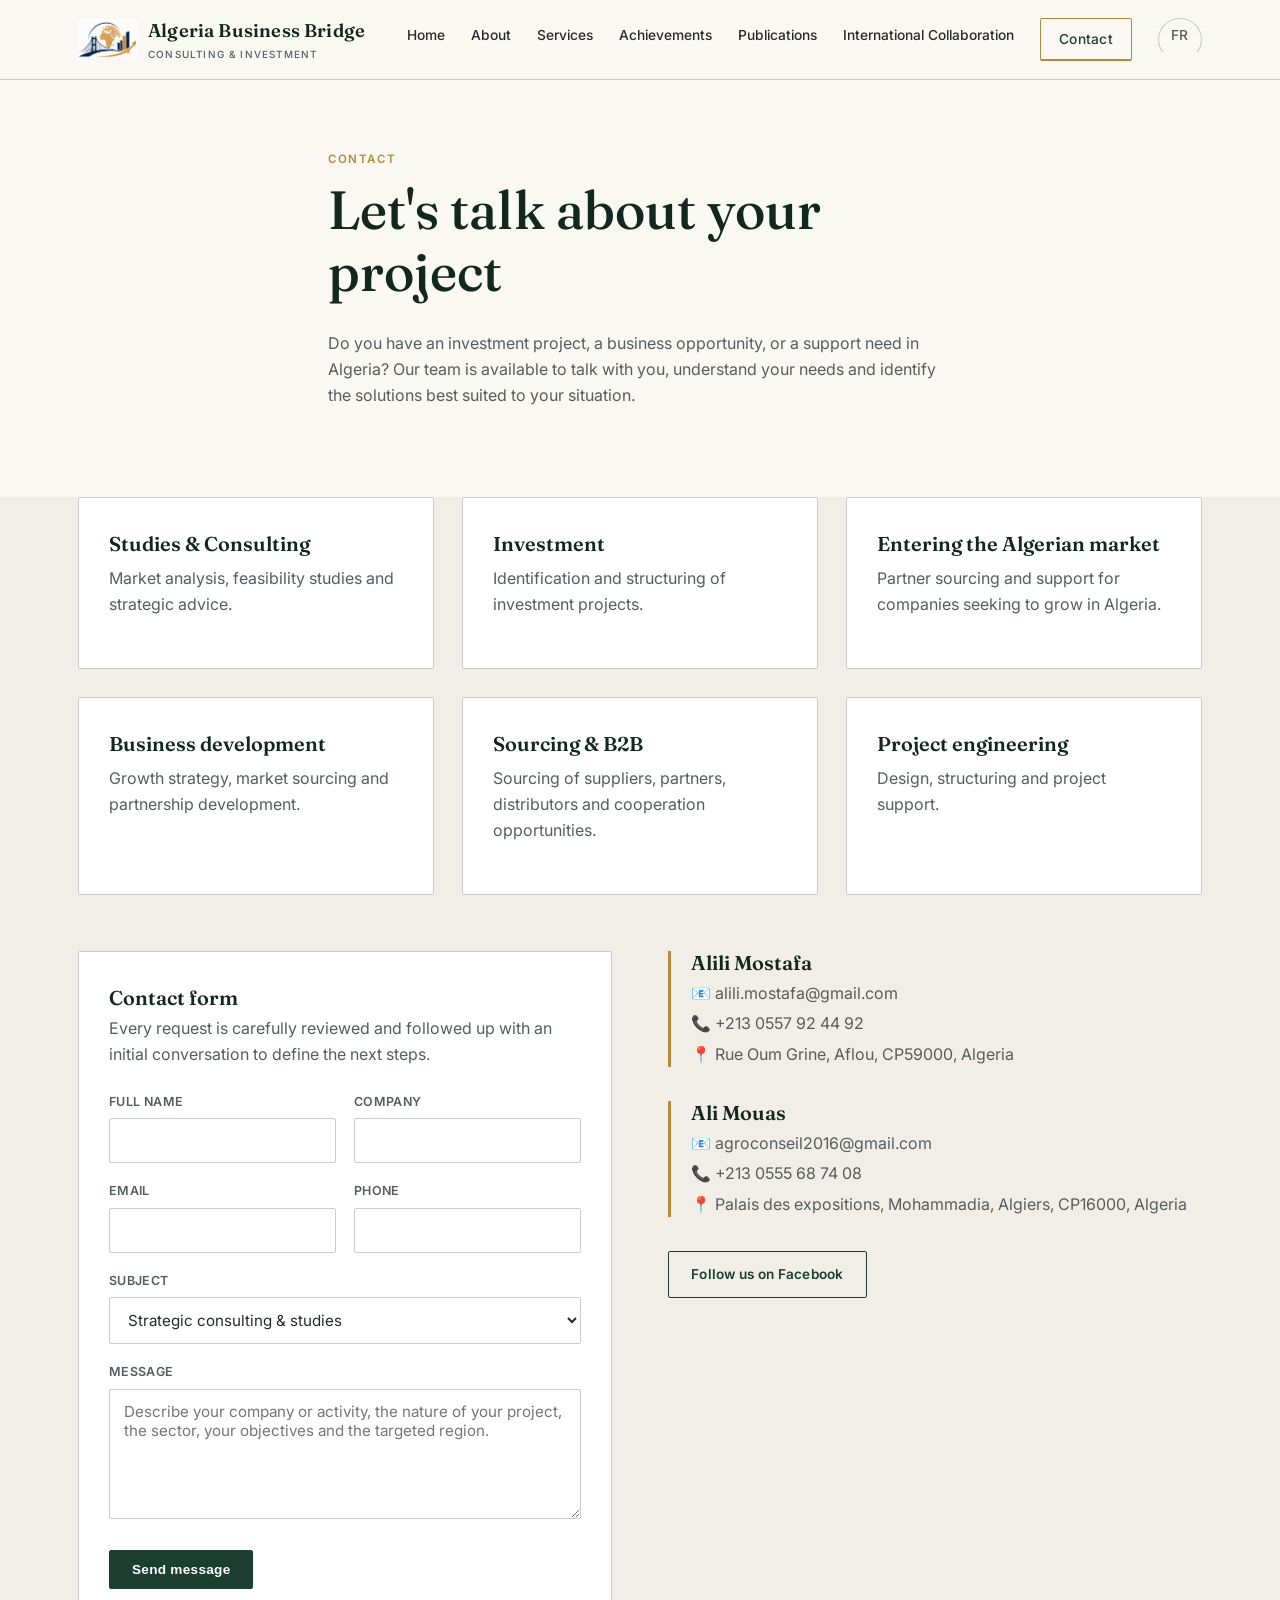
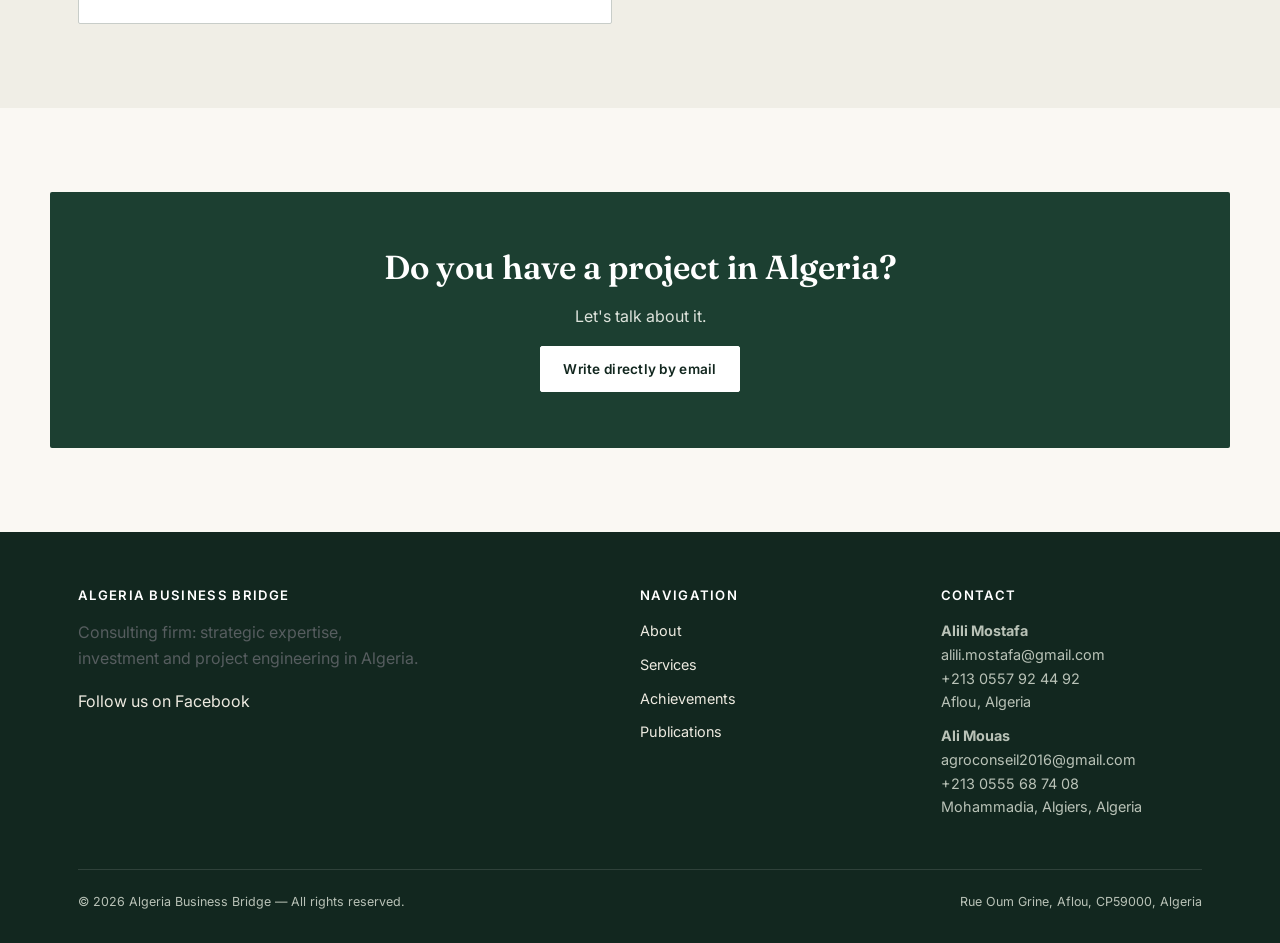
<file: en/contact.html>
<!DOCTYPE html>
<html lang="en">
<head>
<meta charset="UTF-8">
<meta name="viewport" content="width=device-width, initial-scale=1.0">
<title>Contact — Algeria Business Bridge</title>
<meta name="description" content="Let's talk about your investment or market-entry project in Algeria. Contact Alili Mostafa and Ali Mouas.">
<link rel="preconnect" href="https://fonts.googleapis.com">
<link href="https://fonts.googleapis.com/css2?family=Fraunces:opsz,wght@9..144,500;9..144,600&family=Inter:wght@400;500;600;700&display=swap" rel="stylesheet">
<link rel="stylesheet" href="../css/style.css">
<link rel="icon" href="../favicon.png" type="image/png">
</head>
<body>

<header class="site-header">
  <div class="nav-wrap">
    <a href="index.html" class="logo">
      <img src="../images/logo-mark.png" alt="" class="logo-img" style="height:40px;">
      <span>Algeria Business Bridge<span class="sub">Consulting &amp; Investment</span></span>
    </a>
    <button class="nav-toggle" aria-label="Open menu"><span></span></button>
    <nav class="primary">
      <a href="index.html">Home</a>
      <a href="about.html">About</a>
      <a href="services.html">Services</a>
      <a href="achievements.html">Achievements</a>
      <a href="publications.html">Publications</a>
      <a href="collaboration.html">International Collaboration</a>
      <a href="contact.html" class="btn outline active" style="padding:9px 18px;">Contact</a>
      <a href="../contact.html" class="lang-switch">FR</a>
    </nav>
  </div>
</header>

<section style="padding-top:64px;padding-bottom:40px;">
  <div class="container section-head">
    <span class="eyebrow">Contact</span>
    <h1>Let's talk about your project</h1>
    <p>Do you have an investment project, a business opportunity, or a support need in Algeria? Our team is available to talk with you, understand your needs and identify the solutions best suited to your situation.</p>
  </div>
</section>

<section class="alt" style="padding-top:0;">
  <div class="container">
    <div class="grid cols-3" style="margin-bottom:56px;">
      <div class="card"><h3>Studies &amp; Consulting</h3><p>Market analysis, feasibility studies and strategic advice.</p></div>
      <div class="card"><h3>Investment</h3><p>Identification and structuring of investment projects.</p></div>
      <div class="card"><h3>Entering the Algerian market</h3><p>Partner sourcing and support for companies seeking to grow in Algeria.</p></div>
      <div class="card"><h3>Business development</h3><p>Growth strategy, market sourcing and partnership development.</p></div>
      <div class="card"><h3>Sourcing &amp; B2B</h3><p>Sourcing of suppliers, partners, distributors and cooperation opportunities.</p></div>
      <div class="card"><h3>Project engineering</h3><p>Design, structuring and project support.</p></div>
    </div>

    <div class="split" style="align-items:start;">
      <div class="card">
        <h3 style="margin-bottom:.3em;">Contact form</h3>
        <p style="margin-bottom:24px;">Every request is carefully reviewed and followed up with an initial conversation to define the next steps.</p>
        <form class="contact-form" action="https://formspree.io/f/xwvgwoel" method="POST">
          <input type="hidden" name="_subject" value="New message — Algeria Business Bridge (EN)">
          <div class="row2">
            <div><label for="nom">Full name</label><input type="text" id="nom" name="Full name" required></div>
            <div><label for="entreprise">Company</label><input type="text" id="entreprise" name="Company"></div>
          </div>
          <div class="row2">
            <div><label for="email">Email</label><input type="email" id="email" name="email" required></div>
            <div><label for="telephone">Phone</label><input type="tel" id="telephone" name="Phone"></div>
          </div>
          <div><label for="objet">Subject</label>
            <select id="objet" name="Subject">
              <option>Strategic consulting &amp; studies</option>
              <option>Project engineering &amp; investment</option>
              <option>Support entering the Algerian market</option>
              <option>Business development</option>
              <option>Sourcing &amp; B2B matchmaking</option>
              <option>International collaboration</option>
              <option>Other</option>
            </select>
          </div>
          <div><label for="message">Message</label><textarea id="message" name="Message" required placeholder="Describe your company or activity, the nature of your project, the sector, your objectives and the targeted region."></textarea></div>
          <button type="submit" class="btn">Send message</button>
          <p class="form-status" role="status" aria-live="polite" style="display:none;"></p>
        </form>
      </div>

      <div>
        <div class="contact-card" style="margin-bottom:34px;">
          <h3>Alili Mostafa</h3>
          <p>📧 alili.mostafa@gmail.com</p>
          <p>📞 +213 0557 92 44 92</p>
          <p>📍 Rue Oum Grine, Aflou, CP59000, Algeria</p>
        </div>
        <div class="contact-card">
          <h3>Ali Mouas</h3>
          <p>📧 agroconseil2016@gmail.com</p>
          <p>📞 +213 0555 68 74 08</p>
          <p>📍 Palais des expositions, Mohammadia, Algiers, CP16000, Algeria</p>
        </div>
        <div style="margin-top:34px;">
          <a href="https://www.facebook.com/profile.php?id=61589660074435" target="_blank" rel="noopener" class="btn outline">Follow us on Facebook</a>
        </div>
      </div>
    </div>
  </div>
</section>

<section>
  <div class="container cta-band">
    <h2>Do you have a project in Algeria?</h2>
    <p>Let's talk about it.</p>
    <a href="mailto:alili.mostafa@gmail.com" class="btn on-dark">Write directly by email</a>
  </div>
</section>

<footer class="site-footer">
  <div class="container">
    <div class="cols">
      <div>
        <h4>Algeria Business Bridge</h4>
        <p style="max-width:340px;">Consulting firm: strategic expertise, investment and project engineering in Algeria.</p>
        <a href="https://www.facebook.com/profile.php?id=61589660074435" target="_blank" rel="noopener">Follow us on Facebook</a>
      </div>
      <div>
        <h4>Navigation</h4>
        <ul>
          <li><a href="about.html">About</a></li>
          <li><a href="services.html">Services</a></li>
          <li><a href="achievements.html">Achievements</a></li>
          <li><a href="publications.html">Publications</a></li>
        </ul>
      </div>
      <div>
        <h4>Contact</h4>
        <ul>
          <li><strong>Alili Mostafa</strong><br>alili.mostafa@gmail.com<br>+213 0557 92 44 92<br>Aflou, Algeria</li>
          <li><strong>Ali Mouas</strong><br>agroconseil2016@gmail.com<br>+213 0555 68 74 08<br>Mohammadia, Algiers, Algeria</li>
        </ul>
      </div>
    </div>
    <div class="bottom">
      <span>© <span data-year></span> Algeria Business Bridge — All rights reserved.</span>
      <span>Rue Oum Grine, Aflou, CP59000, Algeria</span>
    </div>
  </div>
</footer>

<script src="../js/main.js"></script>
</body>
</html>
</file>
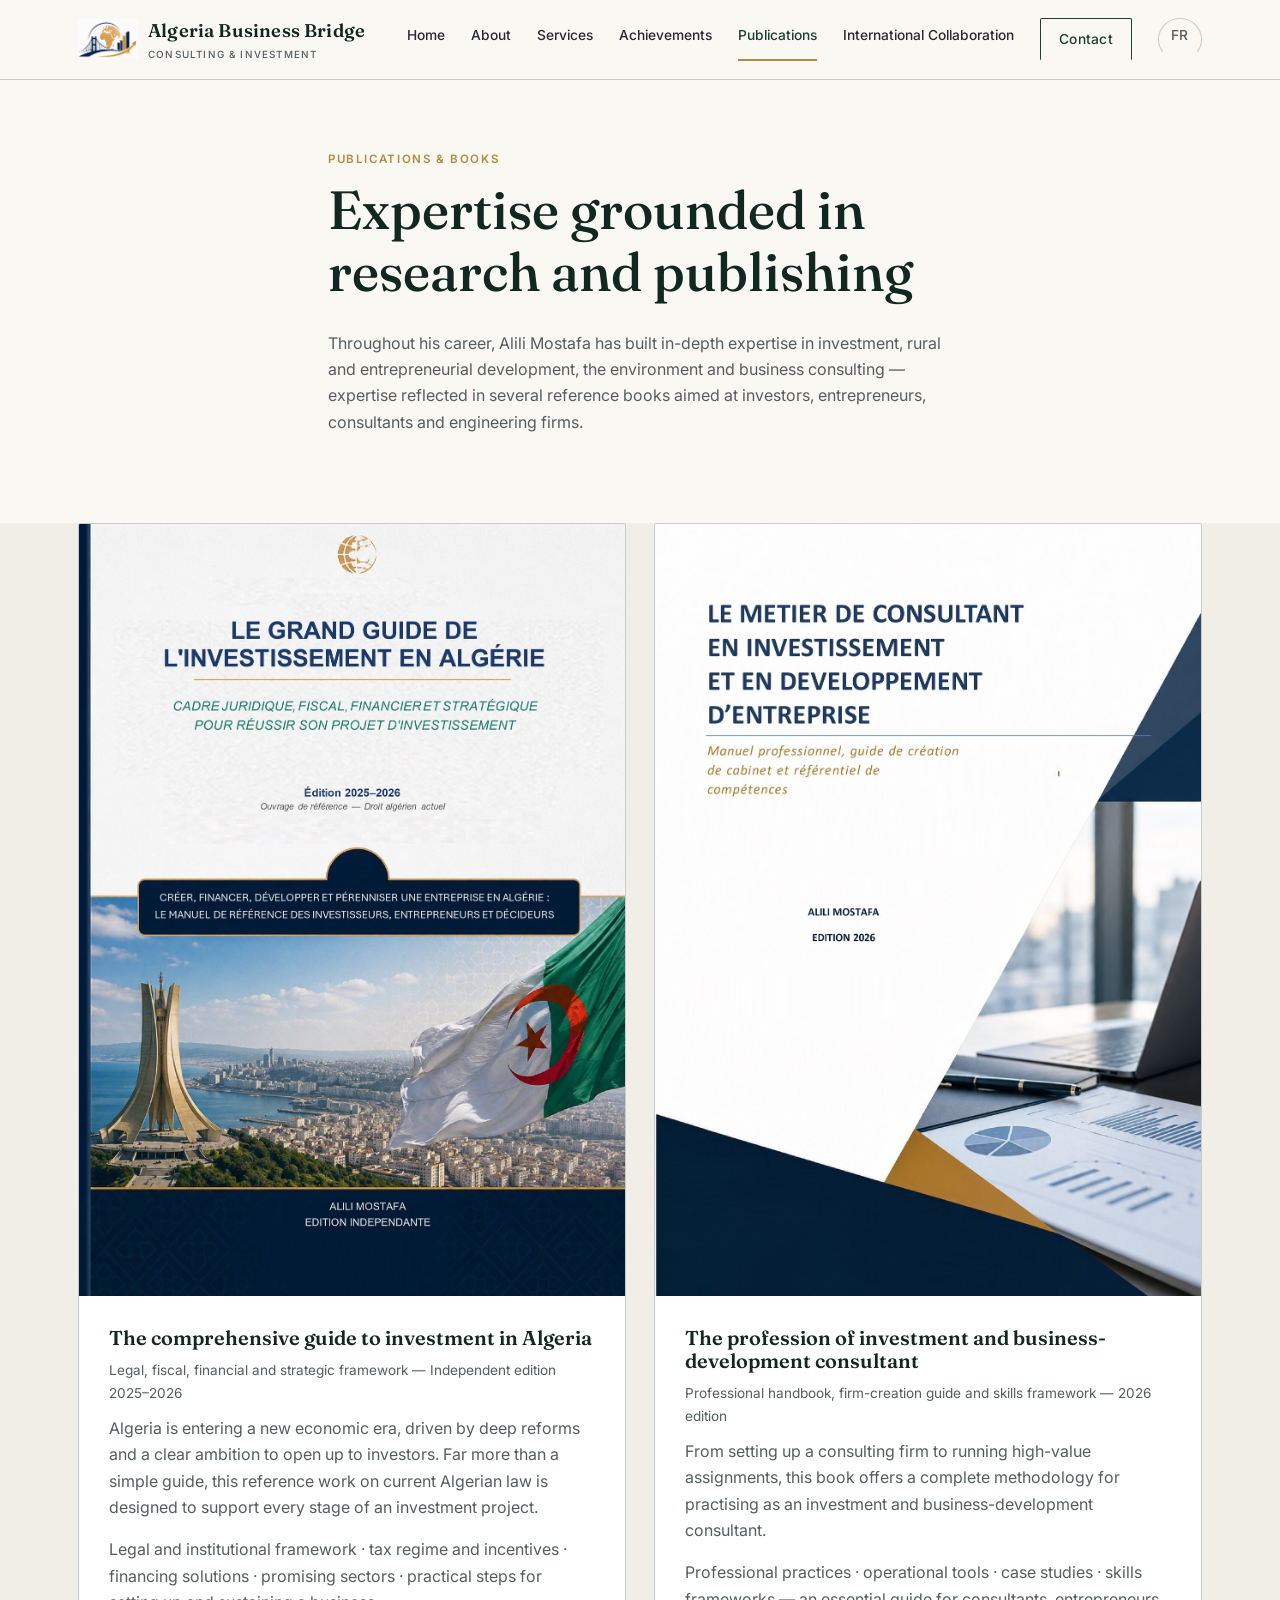
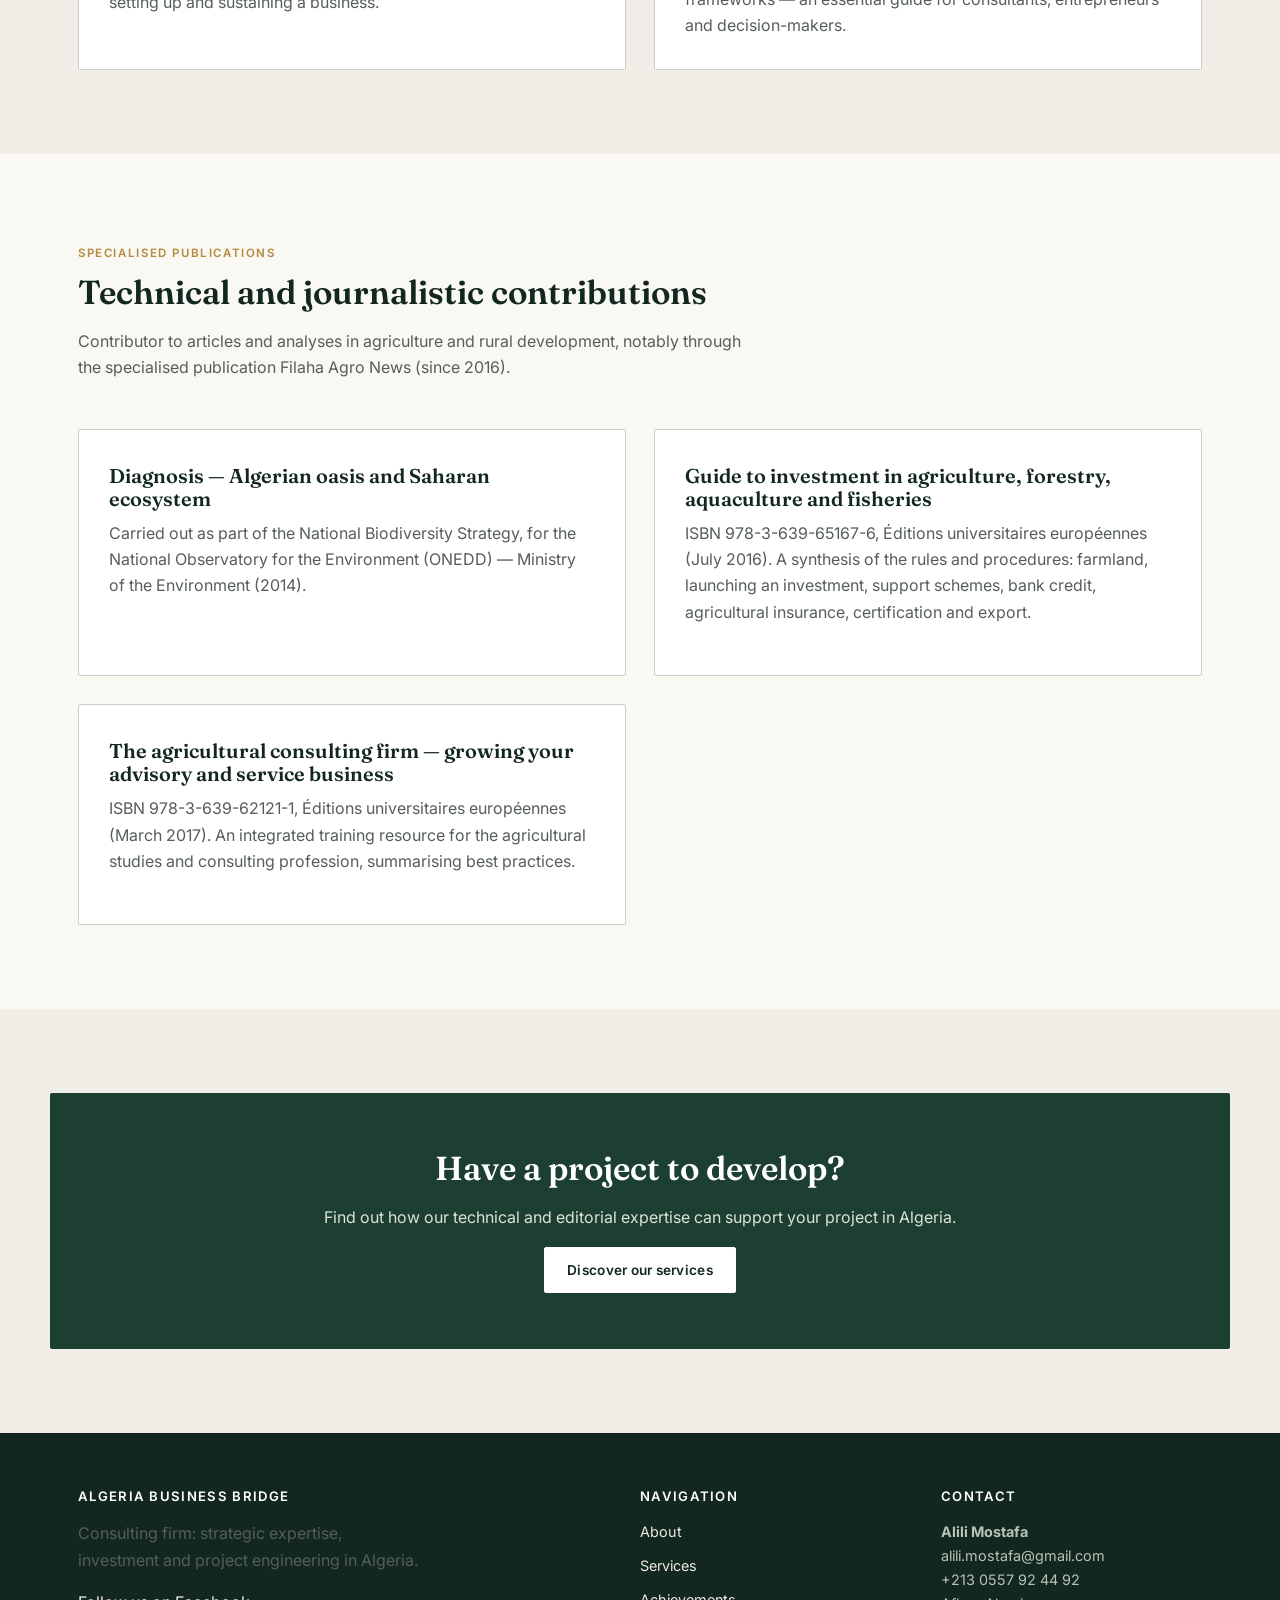
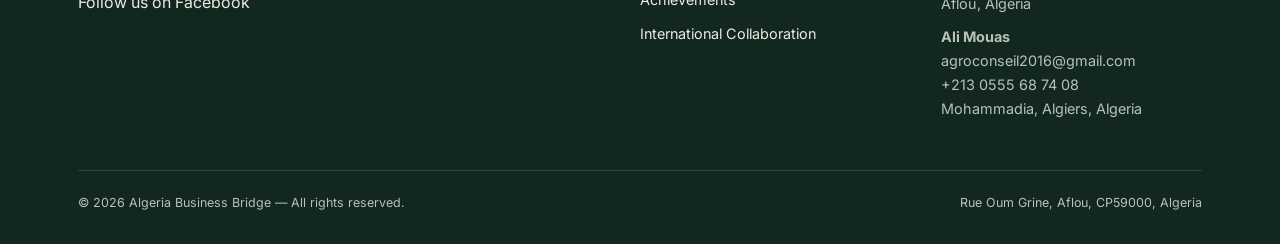
<file: en/publications.html>
<!DOCTYPE html>
<html lang="en">
<head>
<meta charset="UTF-8">
<meta name="viewport" content="width=device-width, initial-scale=1.0">
<title>Publications — Algeria Business Bridge</title>
<meta name="description" content="Professional books on investment, consulting and business development, and specialised publications by Alili Mostafa.">
<link rel="preconnect" href="https://fonts.googleapis.com">
<link href="https://fonts.googleapis.com/css2?family=Fraunces:opsz,wght@9..144,500;9..144,600&family=Inter:wght@400;500;600;700&display=swap" rel="stylesheet">
<link rel="stylesheet" href="../css/style.css">
<link rel="icon" href="../favicon.png" type="image/png">
</head>
<body>

<header class="site-header">
  <div class="nav-wrap">
    <a href="index.html" class="logo">
      <img src="../images/logo-mark.png" alt="" class="logo-img" style="height:40px;">
      <span>Algeria Business Bridge<span class="sub">Consulting &amp; Investment</span></span>
    </a>
    <button class="nav-toggle" aria-label="Open menu"><span></span></button>
    <nav class="primary">
      <a href="index.html">Home</a>
      <a href="about.html">About</a>
      <a href="services.html">Services</a>
      <a href="achievements.html">Achievements</a>
      <a href="publications.html" class="active">Publications</a>
      <a href="collaboration.html">International Collaboration</a>
      <a href="contact.html" class="btn outline" style="padding:9px 18px;">Contact</a>
      <a href="../publications.html" class="lang-switch">FR</a>
    </nav>
  </div>
</header>

<section style="padding-top:64px;padding-bottom:40px;">
  <div class="container section-head">
    <span class="eyebrow">Publications &amp; books</span>
    <h1>Expertise grounded in research and publishing</h1>
    <p>Throughout his career, Alili Mostafa has built in-depth expertise in investment, rural and entrepreneurial development, the environment and business consulting — expertise reflected in several reference books aimed at investors, entrepreneurs, consultants and engineering firms.</p>
  </div>
</section>

<section class="alt" style="padding-top:0;">
  <div class="container">
    <div class="grid cols-2">

      <div class="card" style="padding:0;overflow:hidden;">
        <img src="../images/livre-grand-guide-investissement.jpg" alt="Cover — The comprehensive guide to investment in Algeria" style="width:100%;">
        <div style="padding:30px;">
          <h3>The comprehensive guide to investment in Algeria</h3>
          <p style="font-size:.85rem;color:var(--gris-600);margin-bottom:.8em;">Legal, fiscal, financial and strategic framework — Independent edition 2025–2026</p>
          <p>Algeria is entering a new economic era, driven by deep reforms and a clear ambition to open up to investors. Far more than a simple guide, this reference work on current Algerian law is designed to support every stage of an investment project.</p>
          <p style="margin-bottom:0;">Legal and institutional framework · tax regime and incentives · financing solutions · promising sectors · practical steps for setting up and sustaining a business.</p>
        </div>
      </div>

      <div class="card" style="padding:0;overflow:hidden;">
        <img src="../images/livre-metier-consultant.jpg" alt="Cover — The profession of investment and business-development consultant" style="width:100%;">
        <div style="padding:30px;">
          <h3>The profession of investment and business-development consultant</h3>
          <p style="font-size:.85rem;color:var(--gris-600);margin-bottom:.8em;">Professional handbook, firm-creation guide and skills framework — 2026 edition</p>
          <p>From setting up a consulting firm to running high-value assignments, this book offers a complete methodology for practising as an investment and business-development consultant.</p>
          <p style="margin-bottom:0;">Professional practices · operational tools · case studies · skills frameworks — an essential guide for consultants, entrepreneurs and decision-makers.</p>
        </div>
      </div>

    </div>
  </div>
</section>

<section>
  <div class="container">
    <div class="section-head">
      <span class="eyebrow">Specialised publications</span>
      <h2>Technical and journalistic contributions</h2>
      <p>Contributor to articles and analyses in agriculture and rural development, notably through the specialised publication Filaha Agro News (since 2016).</p>
    </div>
    <div class="grid cols-2">
      <div class="card">
        <h3>Diagnosis — Algerian oasis and Saharan ecosystem</h3>
        <p>Carried out as part of the National Biodiversity Strategy, for the National Observatory for the Environment (ONEDD) — Ministry of the Environment (2014).</p>
      </div>
      <div class="card">
        <h3>Guide to investment in agriculture, forestry, aquaculture and fisheries</h3>
        <p>ISBN 978-3-639-65167-6, Éditions universitaires européennes (July 2016). A synthesis of the rules and procedures: farmland, launching an investment, support schemes, bank credit, agricultural insurance, certification and export.</p>
      </div>
      <div class="card">
        <h3>The agricultural consulting firm — growing your advisory and service business</h3>
        <p>ISBN 978-3-639-62121-1, Éditions universitaires européennes (March 2017). An integrated training resource for the agricultural studies and consulting profession, summarising best practices.</p>
      </div>
    </div>
  </div>
</section>

<section class="alt">
  <div class="container cta-band">
    <h2>Have a project to develop?</h2>
    <p>Find out how our technical and editorial expertise can support your project in Algeria.</p>
    <a href="services.html" class="btn on-dark">Discover our services</a>
  </div>
</section>

<footer class="site-footer">
  <div class="container">
    <div class="cols">
      <div>
        <h4>Algeria Business Bridge</h4>
        <p style="max-width:340px;">Consulting firm: strategic expertise, investment and project engineering in Algeria.</p>
        <a href="https://www.facebook.com/profile.php?id=61589660074435" target="_blank" rel="noopener">Follow us on Facebook</a>
      </div>
      <div>
        <h4>Navigation</h4>
        <ul>
          <li><a href="about.html">About</a></li>
          <li><a href="services.html">Services</a></li>
          <li><a href="achievements.html">Achievements</a></li>
          <li><a href="collaboration.html">International Collaboration</a></li>
        </ul>
      </div>
      <div>
        <h4>Contact</h4>
        <ul>
          <li><strong>Alili Mostafa</strong><br>alili.mostafa@gmail.com<br>+213 0557 92 44 92<br>Aflou, Algeria</li>
          <li><strong>Ali Mouas</strong><br>agroconseil2016@gmail.com<br>+213 0555 68 74 08<br>Mohammadia, Algiers, Algeria</li>
        </ul>
      </div>
    </div>
    <div class="bottom">
      <span>© <span data-year></span> Algeria Business Bridge — All rights reserved.</span>
      <span>Rue Oum Grine, Aflou, CP59000, Algeria</span>
    </div>
  </div>
</footer>

<script src="../js/main.js"></script>
</body>
</html>
</file>
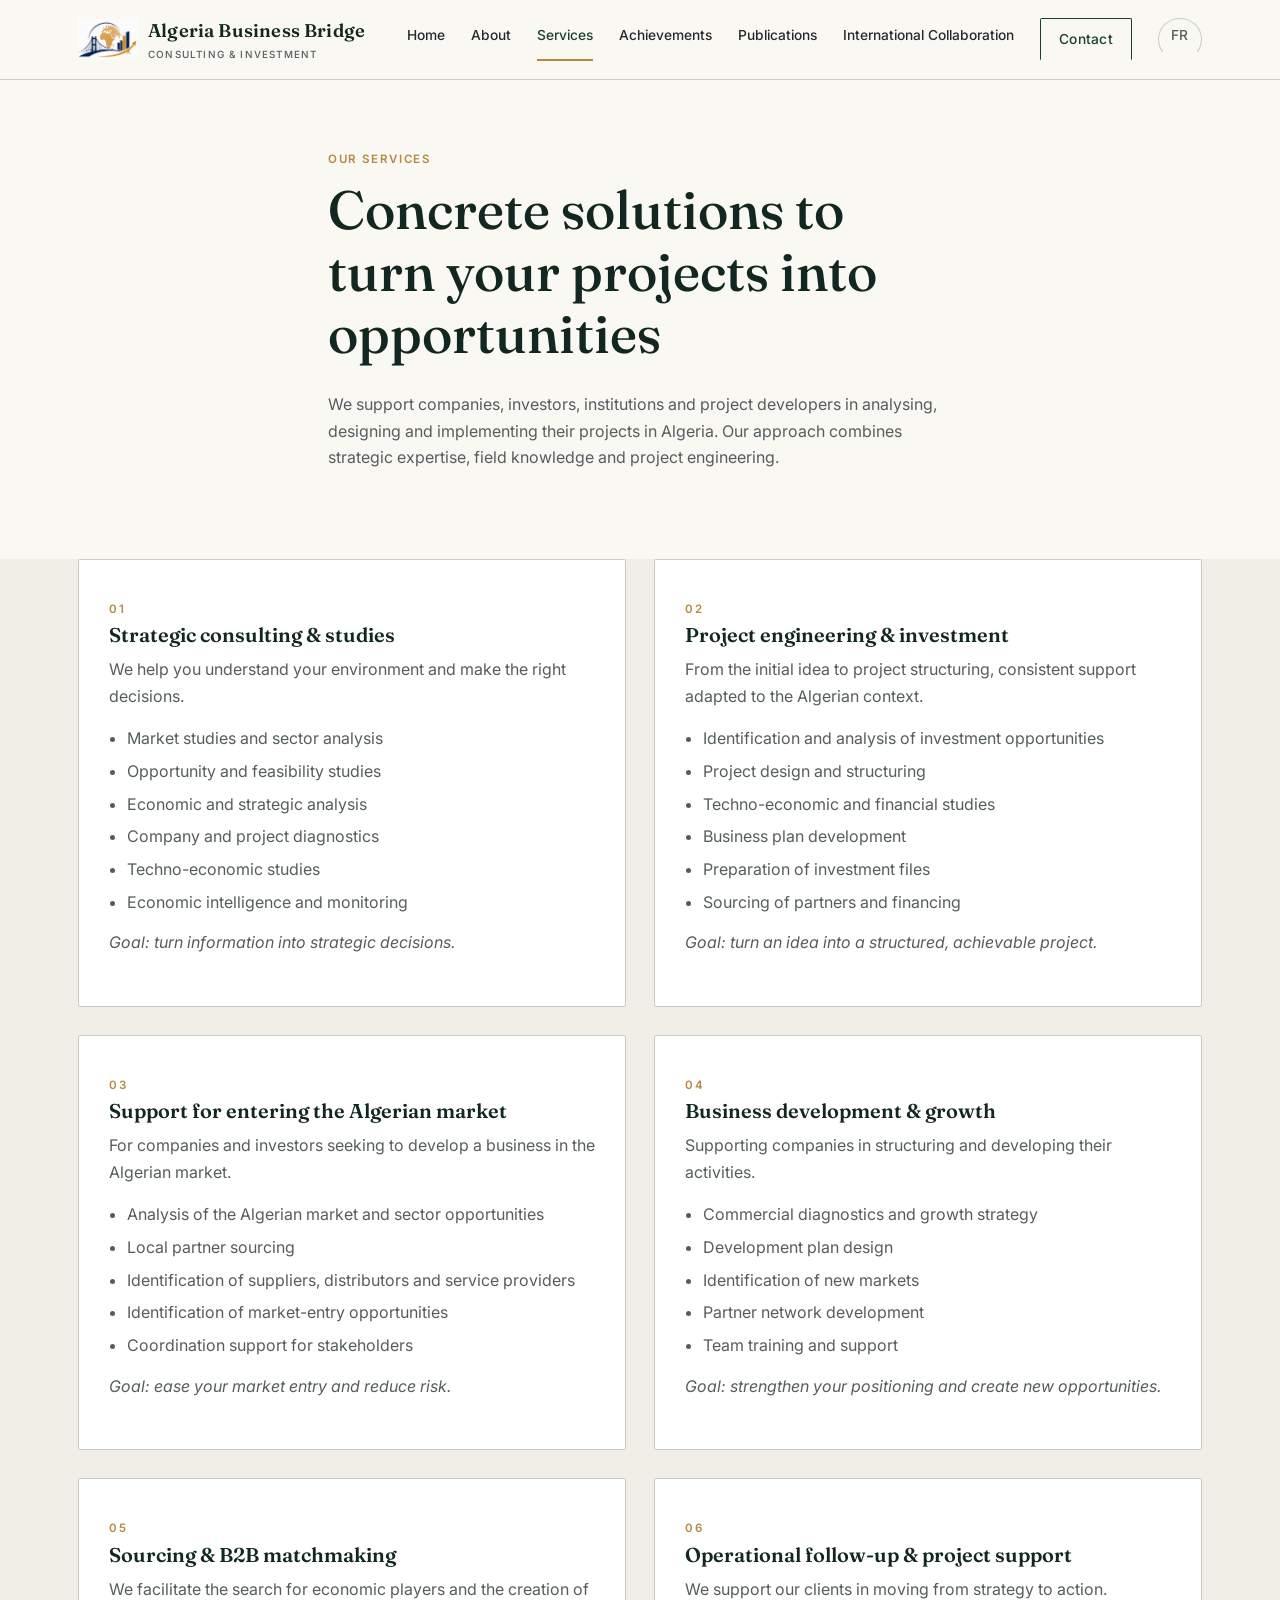
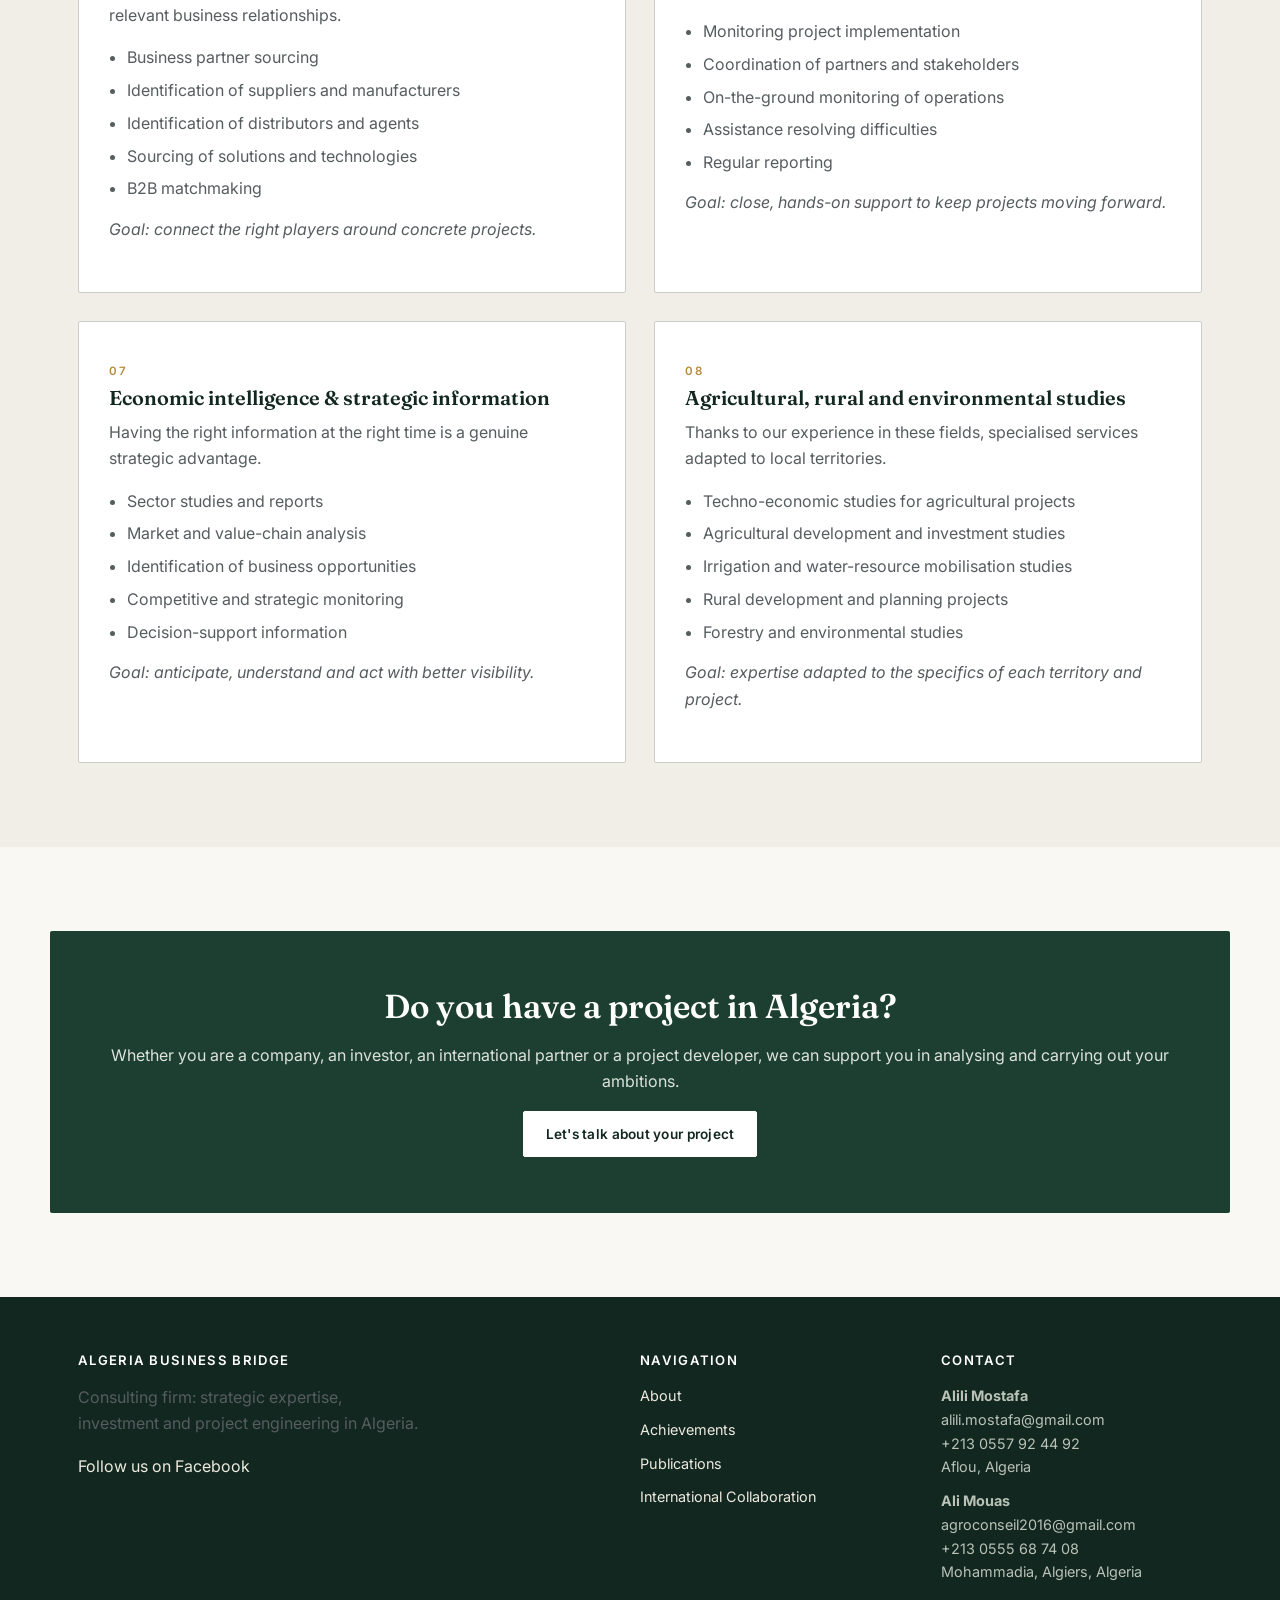
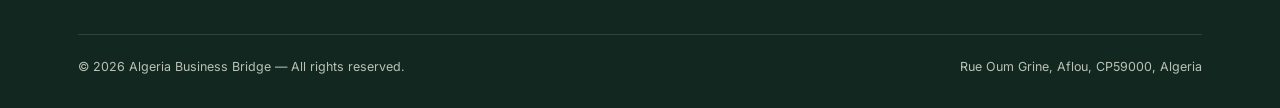
<file: en/services.html>
<!DOCTYPE html>
<html lang="en">
<head>
<meta charset="UTF-8">
<meta name="viewport" content="width=device-width, initial-scale=1.0">
<title>Our services — Algeria Business Bridge</title>
<meta name="description" content="Strategic consulting, project engineering, market-entry support, business development, B2B sourcing and economic intelligence in Algeria.">
<link rel="preconnect" href="https://fonts.googleapis.com">
<link href="https://fonts.googleapis.com/css2?family=Fraunces:opsz,wght@9..144,500;9..144,600&family=Inter:wght@400;500;600;700&display=swap" rel="stylesheet">
<link rel="stylesheet" href="../css/style.css">
<link rel="icon" href="../favicon.png" type="image/png">
</head>
<body>

<header class="site-header">
  <div class="nav-wrap">
    <a href="index.html" class="logo">
      <img src="../images/logo-mark.png" alt="" class="logo-img" style="height:40px;">
      <span>Algeria Business Bridge<span class="sub">Consulting &amp; Investment</span></span>
    </a>
    <button class="nav-toggle" aria-label="Open menu"><span></span></button>
    <nav class="primary">
      <a href="index.html">Home</a>
      <a href="about.html">About</a>
      <a href="services.html" class="active">Services</a>
      <a href="achievements.html">Achievements</a>
      <a href="publications.html">Publications</a>
      <a href="collaboration.html">International Collaboration</a>
      <a href="contact.html" class="btn outline" style="padding:9px 18px;">Contact</a>
      <a href="../services.html" class="lang-switch">FR</a>
    </nav>
  </div>
</header>

<section style="padding-top:64px;padding-bottom:40px;">
  <div class="container section-head">
    <span class="eyebrow">Our services</span>
    <h1>Concrete solutions to turn your projects into opportunities</h1>
    <p>We support companies, investors, institutions and project developers in analysing, designing and implementing their projects in Algeria. Our approach combines strategic expertise, field knowledge and project engineering.</p>
  </div>
</section>

<section class="alt" style="padding-top:0;">
  <div class="container">
    <div class="grid cols-2">

      <div class="card">
        <span class="eyebrow" style="margin-bottom:.4em;">01</span>
        <h3>Strategic consulting &amp; studies</h3>
        <p>We help you understand your environment and make the right decisions.</p>
        <ul>
          <li>Market studies and sector analysis</li>
          <li>Opportunity and feasibility studies</li>
          <li>Economic and strategic analysis</li>
          <li>Company and project diagnostics</li>
          <li>Techno-economic studies</li>
          <li>Economic intelligence and monitoring</li>
        </ul>
        <p style="margin-top:14px;font-style:italic;">Goal: turn information into strategic decisions.</p>
      </div>

      <div class="card">
        <span class="eyebrow" style="margin-bottom:.4em;">02</span>
        <h3>Project engineering &amp; investment</h3>
        <p>From the initial idea to project structuring, consistent support adapted to the Algerian context.</p>
        <ul>
          <li>Identification and analysis of investment opportunities</li>
          <li>Project design and structuring</li>
          <li>Techno-economic and financial studies</li>
          <li>Business plan development</li>
          <li>Preparation of investment files</li>
          <li>Sourcing of partners and financing</li>
        </ul>
        <p style="margin-top:14px;font-style:italic;">Goal: turn an idea into a structured, achievable project.</p>
      </div>

      <div class="card">
        <span class="eyebrow" style="margin-bottom:.4em;">03</span>
        <h3>Support for entering the Algerian market</h3>
        <p>For companies and investors seeking to develop a business in the Algerian market.</p>
        <ul>
          <li>Analysis of the Algerian market and sector opportunities</li>
          <li>Local partner sourcing</li>
          <li>Identification of suppliers, distributors and service providers</li>
          <li>Identification of market-entry opportunities</li>
          <li>Coordination support for stakeholders</li>
        </ul>
        <p style="margin-top:14px;font-style:italic;">Goal: ease your market entry and reduce risk.</p>
      </div>

      <div class="card">
        <span class="eyebrow" style="margin-bottom:.4em;">04</span>
        <h3>Business development &amp; growth</h3>
        <p>Supporting companies in structuring and developing their activities.</p>
        <ul>
          <li>Commercial diagnostics and growth strategy</li>
          <li>Development plan design</li>
          <li>Identification of new markets</li>
          <li>Partner network development</li>
          <li>Team training and support</li>
        </ul>
        <p style="margin-top:14px;font-style:italic;">Goal: strengthen your positioning and create new opportunities.</p>
      </div>

      <div class="card">
        <span class="eyebrow" style="margin-bottom:.4em;">05</span>
        <h3>Sourcing &amp; B2B matchmaking</h3>
        <p>We facilitate the search for economic players and the creation of relevant business relationships.</p>
        <ul>
          <li>Business partner sourcing</li>
          <li>Identification of suppliers and manufacturers</li>
          <li>Identification of distributors and agents</li>
          <li>Sourcing of solutions and technologies</li>
          <li>B2B matchmaking</li>
        </ul>
        <p style="margin-top:14px;font-style:italic;">Goal: connect the right players around concrete projects.</p>
      </div>

      <div class="card">
        <span class="eyebrow" style="margin-bottom:.4em;">06</span>
        <h3>Operational follow-up &amp; project support</h3>
        <p>We support our clients in moving from strategy to action.</p>
        <ul>
          <li>Monitoring project implementation</li>
          <li>Coordination of partners and stakeholders</li>
          <li>On-the-ground monitoring of operations</li>
          <li>Assistance resolving difficulties</li>
          <li>Regular reporting</li>
        </ul>
        <p style="margin-top:14px;font-style:italic;">Goal: close, hands-on support to keep projects moving forward.</p>
      </div>

      <div class="card">
        <span class="eyebrow" style="margin-bottom:.4em;">07</span>
        <h3>Economic intelligence &amp; strategic information</h3>
        <p>Having the right information at the right time is a genuine strategic advantage.</p>
        <ul>
          <li>Sector studies and reports</li>
          <li>Market and value-chain analysis</li>
          <li>Identification of business opportunities</li>
          <li>Competitive and strategic monitoring</li>
          <li>Decision-support information</li>
        </ul>
        <p style="margin-top:14px;font-style:italic;">Goal: anticipate, understand and act with better visibility.</p>
      </div>

      <div class="card">
        <span class="eyebrow" style="margin-bottom:.4em;">08</span>
        <h3>Agricultural, rural and environmental studies</h3>
        <p>Thanks to our experience in these fields, specialised services adapted to local territories.</p>
        <ul>
          <li>Techno-economic studies for agricultural projects</li>
          <li>Agricultural development and investment studies</li>
          <li>Irrigation and water-resource mobilisation studies</li>
          <li>Rural development and planning projects</li>
          <li>Forestry and environmental studies</li>
        </ul>
        <p style="margin-top:14px;font-style:italic;">Goal: expertise adapted to the specifics of each territory and project.</p>
      </div>

    </div>
  </div>
</section>

<section>
  <div class="container cta-band">
    <h2>Do you have a project in Algeria?</h2>
    <p>Whether you are a company, an investor, an international partner or a project developer, we can support you in analysing and carrying out your ambitions.</p>
    <a href="contact.html" class="btn on-dark">Let's talk about your project</a>
  </div>
</section>

<footer class="site-footer">
  <div class="container">
    <div class="cols">
      <div>
        <h4>Algeria Business Bridge</h4>
        <p style="max-width:340px;">Consulting firm: strategic expertise, investment and project engineering in Algeria.</p>
        <a href="https://www.facebook.com/profile.php?id=61589660074435" target="_blank" rel="noopener">Follow us on Facebook</a>
      </div>
      <div>
        <h4>Navigation</h4>
        <ul>
          <li><a href="about.html">About</a></li>
          <li><a href="achievements.html">Achievements</a></li>
          <li><a href="publications.html">Publications</a></li>
          <li><a href="collaboration.html">International Collaboration</a></li>
        </ul>
      </div>
      <div>
        <h4>Contact</h4>
        <ul>
          <li><strong>Alili Mostafa</strong><br>alili.mostafa@gmail.com<br>+213 0557 92 44 92<br>Aflou, Algeria</li>
          <li><strong>Ali Mouas</strong><br>agroconseil2016@gmail.com<br>+213 0555 68 74 08<br>Mohammadia, Algiers, Algeria</li>
        </ul>
      </div>
    </div>
    <div class="bottom">
      <span>© <span data-year></span> Algeria Business Bridge — All rights reserved.</span>
      <span>Rue Oum Grine, Aflou, CP59000, Algeria</span>
    </div>
  </div>
</footer>

<script src="../js/main.js"></script>
</body>
</html>
</file>
<file: css/style.css>
/* ============================================================
   Algeria Business Bridge — Design tokens
   Palette : vert profond (expertise/agriculture), bleu (eau/confiance),
             gris (rigueur), or discret (repère visuel rare)
   Type    : Fraunces (display, serif) + Inter (texte, sans)
   Signature : le "pont" — trait fin reliant deux points, motif
               repris comme séparateur de section et dans le logo
   ============================================================ */

:root{
  --vert-900:#12271F;
  --vert-700:#1C3F31;
  --vert-500:#2F6650;
  --bleu-700:#1E3A57;
  --bleu-500:#3C6690;
  --or-500:#B48A3F;
  --gris-900:#262A2C;
  --gris-600:#565D5F;
  --gris-300:#C8CDC9;
  --fond:#FAF8F3;
  --fond-alt:#F0EEE6;
  --blanc:#FFFFFF;

  --font-display:'Fraunces', Georgia, serif;
  --font-body:'Inter', -apple-system, Segoe UI, sans-serif;

  --maxw:1180px;
  --radius:2px;
}

*{box-sizing:border-box;}
html{scroll-behavior:smooth;}
body{
  margin:0;
  font-family:var(--font-body);
  color:var(--gris-900);
  background:var(--fond);
  line-height:1.65;
  -webkit-font-smoothing:antialiased;
}
img{max-width:100%;display:block;}
a{color:inherit;text-decoration:none;}
h1,h2,h3,h4{
  font-family:var(--font-display);
  font-weight:600;
  line-height:1.15;
  margin:0 0 .5em;
  color:var(--vert-900);
}
h1{font-size:clamp(2.2rem,4.2vw,3.4rem);font-weight:500;}
h2{font-size:clamp(1.6rem,2.6vw,2.3rem);}
h3{font-size:1.25rem;}
p{margin:0 0 1em;color:var(--gris-600);}
.eyebrow{
  font-family:var(--font-body);
  text-transform:uppercase;
  letter-spacing:.14em;
  font-size:.72rem;
  font-weight:600;
  color:var(--or-500);
  display:inline-block;
  margin-bottom:.9em;
}
.container{max-width:var(--maxw);margin:0 auto;padding:0 28px;}
:focus-visible{outline:2px solid var(--or-500);outline-offset:3px;}

/* ---------- header / nav ---------- */
.site-header{
  position:sticky;top:0;z-index:50;
  background:rgba(250,248,243,.94);
  backdrop-filter:blur(6px);
  border-bottom:1px solid var(--gris-300);
}
.nav-wrap{
  max-width:var(--maxw);margin:0 auto;padding:16px 28px;
  display:flex;align-items:center;justify-content:space-between;
  gap:24px;
}
.logo{
  display:flex;align-items:center;gap:10px;
  font-family:var(--font-display);font-size:1.15rem;color:var(--vert-900);
  font-weight:600;letter-spacing:.01em;white-space:nowrap;
}
.logo .bridge-mark{width:26px;height:16px;flex:none;}
.logo span.sub{
  display:block;font-family:var(--font-body);font-weight:500;
  font-size:.62rem;letter-spacing:.12em;text-transform:uppercase;
  color:var(--gris-600);
}
nav.primary{display:flex;gap:26px;flex-wrap:wrap;}
nav.primary a{
  font-size:.86rem;font-weight:500;color:var(--gris-900);
  padding:6px 0;border-bottom:2px solid transparent;
  transition:border-color .15s ease, color .15s ease;
}
nav.primary a:hover,nav.primary a.active{border-color:var(--or-500);color:var(--vert-700);}
.btn{
  display:inline-flex;align-items:center;gap:8px;
  background:var(--vert-700);color:var(--blanc);
  padding:11px 22px;border-radius:var(--radius);
  font-size:.85rem;font-weight:600;letter-spacing:.02em;
  border:1px solid var(--vert-700);
  transition:background .15s ease, color .15s ease;
}
.btn:hover{background:var(--vert-900);}
.btn.outline{background:transparent;color:var(--vert-700);}
.btn.outline:hover{background:var(--vert-700);color:var(--blanc);}
.btn.on-dark{border-color:var(--blanc);color:var(--vert-900);background:var(--blanc);}
.btn.on-dark:hover{background:var(--or-500);border-color:var(--or-500);color:var(--blanc);}
.btn.dark-outline{background:rgba(255,255,255,.92);color:var(--bleu-700);border-color:rgba(255,255,255,.92);}
.btn.dark-outline:hover{background:var(--bleu-700);color:var(--blanc);border-color:var(--bleu-700);}
.nav-toggle{display:none;}
.lang-switch{
  font-size:.74rem;font-weight:700;letter-spacing:.04em;
  color:var(--gris-600)!important;border:1px solid var(--gris-300);
  border-radius:999px;padding:5px 12px!important;
}
.lang-switch:hover{color:var(--vert-700)!important;border-color:var(--vert-700);}
.logo-img{height:44px;width:auto;flex:none;}

/* ---------- hero ---------- */
.hero{
  position:relative;color:var(--blanc);
  min-height:78vh;display:flex;align-items:flex-end;
  background-image:linear-gradient(180deg,rgba(18,39,31,.55),rgba(18,39,31,.88)), var(--hero-img);
  background-position:center;background-size:cover;background-repeat:no-repeat;
}
.hero-inner{max-width:var(--maxw);margin:0 auto;padding:90px 28px 70px;width:100%;}
.hero .eyebrow{color:var(--or-500);}
.hero h1{color:var(--blanc);max-width:820px;}
.hero p.lead{color:#E7E4DA;max-width:640px;font-size:1.08rem;}
.hero-cta{display:flex;gap:16px;margin-top:28px;flex-wrap:wrap;}

/* light-overlay: lighter photo wash so headline/lead can use dark ink for contrast */
.hero.light-overlay{
  background-image:linear-gradient(180deg,rgba(250,248,243,.5),rgba(250,248,243,.88)), var(--hero-img);
}
.hero.light-overlay h1{color:var(--vert-900);}
.hero.light-overlay p.lead{color:var(--gris-900);}
.hero.light-overlay .eyebrow{color:var(--bleu-700);}

/* bridge divider — signature motif */
.bridge-divider{
  width:100%;height:46px;margin:0 auto;max-width:340px;
  display:block;
}
.bridge-divider path{stroke:var(--or-500);}
.section-bridge{text-align:center;padding:8px 0 6px;}

/* ---------- sections ---------- */
section{padding:84px 0;}
section.alt{background:var(--fond-alt);}
section.dark{background:var(--vert-900);color:#EDEAE0;}
section.dark h2, section.dark h3{color:var(--blanc);}
section.dark p{color:#C7CBC3;}
.section-head{max-width:680px;margin-bottom:48px;}
.section-head.center{margin-left:auto;margin-right:auto;text-align:center;}

.grid{display:grid;gap:28px;}
.grid.cols-2{grid-template-columns:repeat(2,1fr);}
.grid.cols-3{grid-template-columns:repeat(3,1fr);}
.grid.cols-4{grid-template-columns:repeat(4,1fr);}

.card{
  background:var(--blanc);border:1px solid var(--gris-300);
  padding:34px 30px;border-radius:var(--radius);
}
.card h3{margin-bottom:.5em;}
.card ul{margin:0;padding-left:1.1em;color:var(--gris-600);}
.card li{margin-bottom:.4em;}

.stat{text-align:center;}
.stat .num{
  font-family:var(--font-display);font-size:2.6rem;color:var(--or-500);
  display:block;font-weight:600;
}
.stat .label{font-size:.85rem;color:var(--gris-600);}

figure{margin:0;}
figure img{border-radius:var(--radius);}
figure figcaption{font-size:.78rem;color:var(--gris-600);margin-top:.6em;}

.split{display:grid;grid-template-columns:1fr 1fr;gap:56px;align-items:center;}
.split img{border-radius:var(--radius);}

.list-check{list-style:none;margin:0;padding:0;}
.list-check li{
  position:relative;padding-left:26px;margin-bottom:.7em;color:var(--gris-600);
}
.list-check li::before{
  content:"";position:absolute;left:0;top:.55em;width:9px;height:9px;
  border:2px solid var(--or-500);border-radius:50%;
}

.tag-row{display:flex;flex-wrap:wrap;gap:10px;margin-top:14px;}
.tag{
  font-size:.76rem;font-weight:600;letter-spacing:.03em;
  padding:6px 14px;border:1px solid var(--gris-300);border-radius:999px;
  color:var(--vert-700);
}

.timeline{border-left:2px solid var(--gris-300);padding-left:32px;margin-left:6px;}
.timeline .item{position:relative;padding-bottom:36px;}
.timeline .item:last-child{padding-bottom:0;}
.timeline .item::before{
  content:"";position:absolute;left:-38px;top:4px;width:11px;height:11px;
  background:var(--or-500);border-radius:50%;
}
.timeline .year{font-weight:700;color:var(--vert-700);font-size:.85rem;letter-spacing:.03em;}

.person{display:grid;grid-template-columns:220px 1fr;gap:36px;align-items:start;}
.person img{border-radius:var(--radius);width:100%;aspect-ratio:1/1;object-fit:cover;}

.cta-band{
  background:var(--vert-700);color:var(--blanc);border-radius:var(--radius);
  padding:56px 48px;text-align:center;
}
.cta-band h2{color:var(--blanc);}
.cta-band p{color:#DDE3DB;}

form.contact-form{display:grid;gap:18px;}
form.contact-form .row2{display:grid;grid-template-columns:1fr 1fr;gap:18px;}
form.contact-form label{
  display:block;font-size:.78rem;font-weight:600;letter-spacing:.03em;
  text-transform:uppercase;color:var(--gris-600);margin-bottom:6px;
}
form.contact-form input,form.contact-form textarea,form.contact-form select{
  width:100%;padding:12px 14px;border:1px solid var(--gris-300);
  border-radius:var(--radius);font-family:var(--font-body);font-size:.95rem;
  background:var(--blanc);color:var(--gris-900);
}
form.contact-form textarea{min-height:130px;resize:vertical;}
form.contact-form button{justify-self:start;margin-top:6px;cursor:pointer;}
.form-note{font-size:.8rem;color:var(--gris-600);margin-top:14px;}

.contact-card{border-left:3px solid var(--or-500);padding-left:20px;}
.contact-card h3{margin-bottom:.3em;}
.contact-card p{margin:0 0 .25em;}

/* ---------- footer ---------- */
footer.site-footer{
  background:var(--vert-900);color:#B9C2B7;padding:56px 0 30px;
}
footer.site-footer a{color:#EDEAE0;}
footer.site-footer .cols{display:grid;grid-template-columns:2fr 1fr 1fr;gap:40px;margin-bottom:40px;}
footer.site-footer h4{color:var(--blanc);font-family:var(--font-body);font-size:.82rem;
  text-transform:uppercase;letter-spacing:.1em;margin-bottom:16px;}
footer.site-footer ul{list-style:none;padding:0;margin:0;}
footer.site-footer li{margin-bottom:10px;font-size:.9rem;}
footer.site-footer .bottom{
  border-top:1px solid rgba(255,255,255,.12);padding-top:22px;
  font-size:.78rem;display:flex;justify-content:space-between;flex-wrap:wrap;gap:10px;
}

/* ---------- responsive ---------- */
@media (max-width:880px){
  .grid.cols-3,.grid.cols-4{grid-template-columns:repeat(2,1fr);}
  .split,.person{grid-template-columns:1fr;}
  footer.site-footer .cols{grid-template-columns:1fr;}
}
@media (max-width:640px){
  nav.primary{
    position:fixed;inset:64px 0 0 0;background:var(--fond);
    flex-direction:column;padding:28px;gap:6px;
    transform:translateX(100%);transition:transform .2s ease;
    display:flex;
  }
  nav.primary.open{transform:translateX(0);}
  nav.primary a{font-size:1.05rem;padding:12px 0;border-bottom:1px solid var(--gris-300);}
  .nav-toggle{
    display:block;background:none;border:none;cursor:pointer;
    width:26px;height:20px;position:relative;
  }
  .nav-toggle span, .nav-toggle::before, .nav-toggle::after{
    content:"";position:absolute;left:0;right:0;height:2px;background:var(--vert-900);
  }
  .nav-toggle span{top:9px;}
  .nav-toggle::before{top:0;}
  .nav-toggle::after{top:18px;}
  .grid.cols-2,.grid.cols-3,.grid.cols-4{grid-template-columns:1fr;}
  form.contact-form .row2{grid-template-columns:1fr;}
  .hero{min-height:auto;padding-top:40px;}
}
</file>
